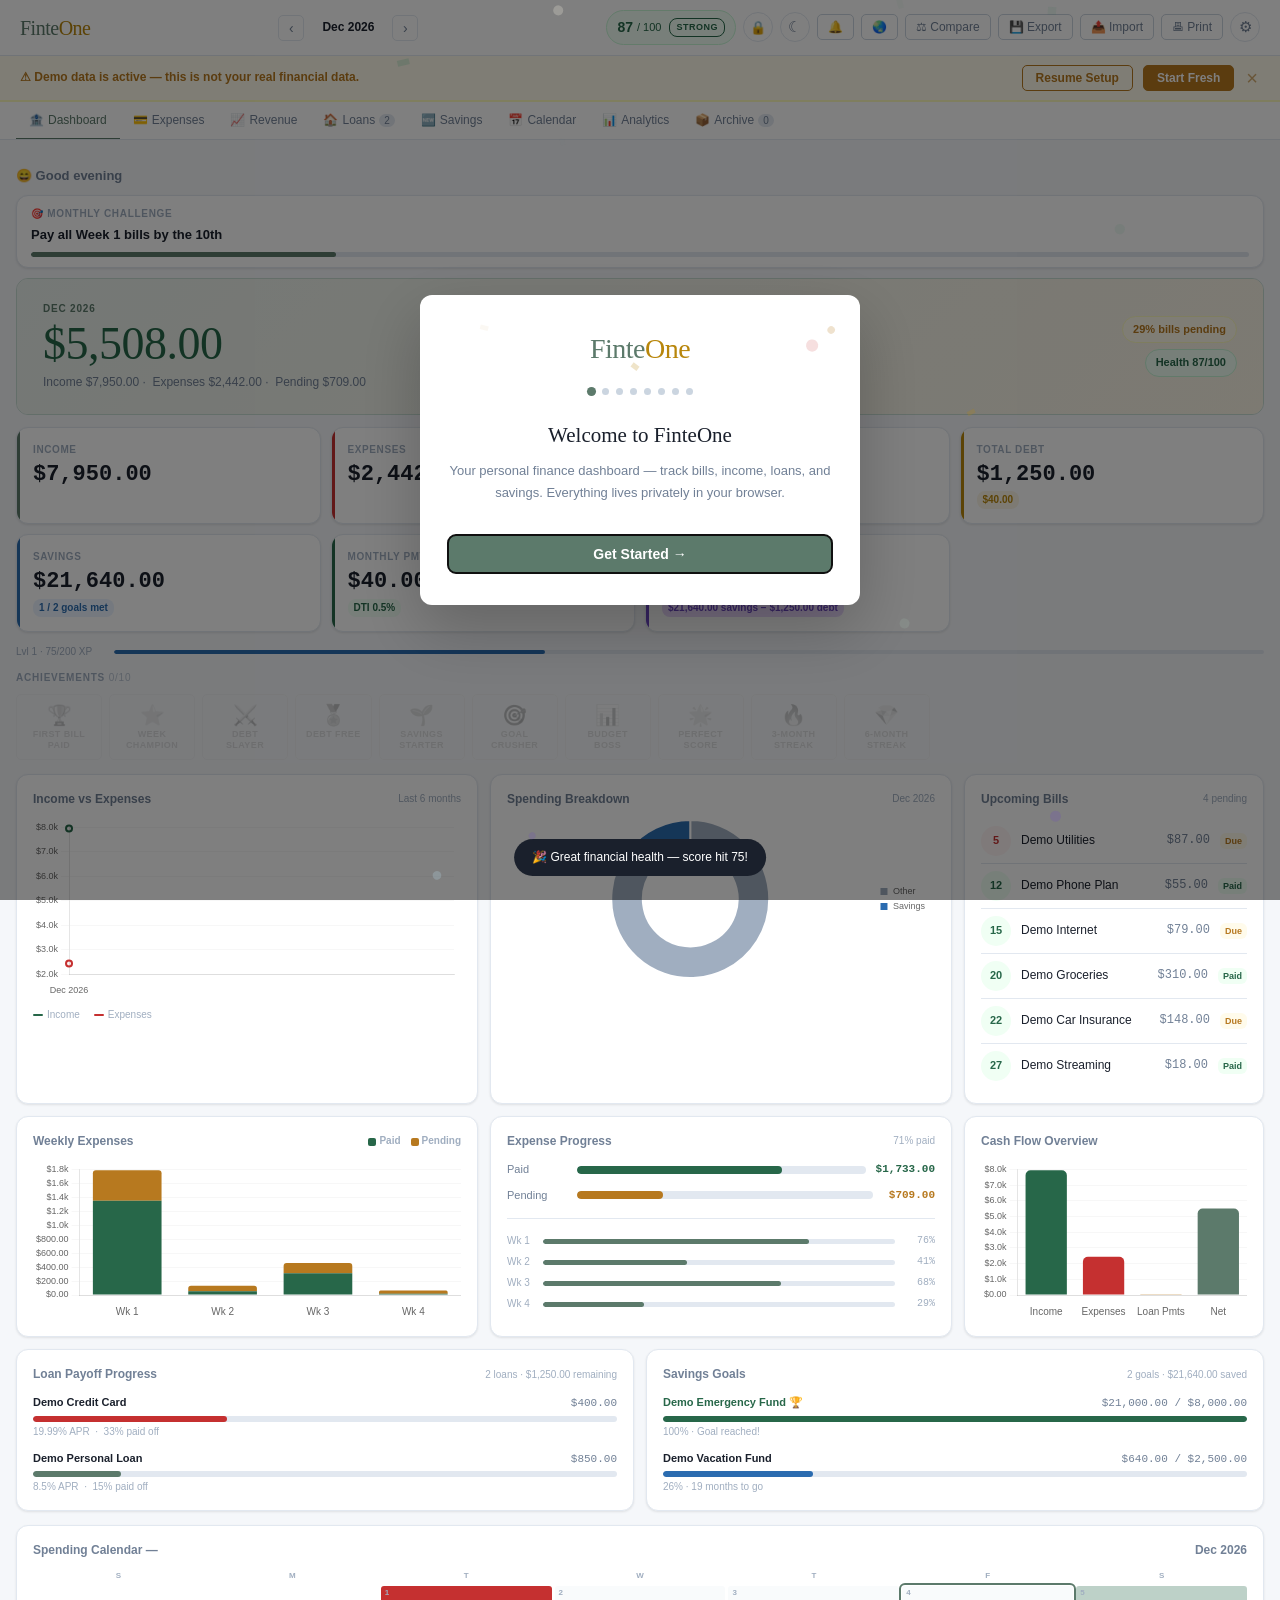
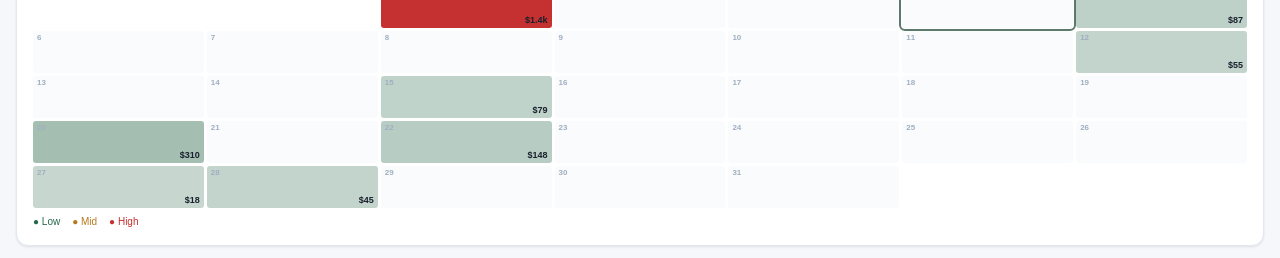
<file: index.html>
<!DOCTYPE html>
<html lang="en">
<head>
<meta charset="UTF-8">
<meta name="viewport" content="width=device-width,initial-scale=1.0">
<title>FinteOne — Personal Finance Dashboard</title>
<link rel="manifest" href="manifest.json">
<meta http-equiv="Content-Security-Policy" content="default-src 'self' data: blob: https://fonts.googleapis.com https://fonts.gstatic.com https://cdnjs.cloudflare.com https://api.anthropic.com https://open.er-api.com; script-src 'self'; style-src 'self' 'unsafe-inline' https://fonts.googleapis.com; font-src 'self' https://fonts.gstatic.com; img-src 'self' data: blob:; connect-src 'self' https://api.anthropic.com https://api.openai.com https://open.er-api.com https://cdnjs.cloudflare.com;">
<meta name="theme-color" content="#5C7A6B">
<meta name="apple-mobile-web-app-capable" content="yes">
<meta name="apple-mobile-web-app-status-bar-style" content="default">
<meta name="apple-mobile-web-app-title" content="FinteOne">
<link rel="preconnect" href="https://fonts.googleapis.com">
<link href="https://fonts.googleapis.com/css2?family=DM+Serif+Display&family=DM+Sans:wght@300;400;500;600&family=DM+Mono:wght@400;500&display=swap" rel="stylesheet">
<link rel="stylesheet" href="styles/base.css">
<link rel="stylesheet" href="styles/layout.css">
<link rel="stylesheet" href="styles/components.css">
<link rel="stylesheet" href="styles/dark.css">
<script src="js/darkmode.js"></script>
</head>
<body>
<canvas id="confettiCanvas" role="presentation" aria-hidden="true"></canvas>

<!-- ── LOCK SCREEN ── -->
<div id="lockScreen" style="display:none;">
  <div class="lock-logo">Finte<span>One</span></div>
  <div class="lock-card">
    <div class="lock-title">🔒 Enter your PIN</div>
    <div class="lock-sub">Your data is protected</div>
    <div class="pin-dots" id="lockDots" aria-label="PIN entry progress">
      <div class="pin-dot" id="ld0"></div>
      <div class="pin-dot" id="ld1"></div>
      <div class="pin-dot" id="ld2"></div>
      <div class="pin-dot" id="ld3"></div>
    </div>
    <span id="lockPinStatus" class="sr-only" aria-live="polite"></span>
    <div class="pin-pad">
      <button class="pin-key" data-action="lockKeyPress" data-arg="1">1</button>
      <button class="pin-key" data-action="lockKeyPress" data-arg="2">2</button>
      <button class="pin-key" data-action="lockKeyPress" data-arg="3">3</button>
      <button class="pin-key" data-action="lockKeyPress" data-arg="4">4</button>
      <button class="pin-key" data-action="lockKeyPress" data-arg="5">5</button>
      <button class="pin-key" data-action="lockKeyPress" data-arg="6">6</button>
      <button class="pin-key" data-action="lockKeyPress" data-arg="7">7</button>
      <button class="pin-key" data-action="lockKeyPress" data-arg="8">8</button>
      <button class="pin-key" data-action="lockKeyPress" data-arg="9">9</button>
      <button class="pin-key del" data-action="lockKeyPress" data-arg="bio" title="Biometric (if available)">🔑</button>
      <button class="pin-key" data-action="lockKeyPress" data-arg="0">0</button>
      <button class="pin-key del" data-action="lockKeyPress" data-arg="del" aria-label="Delete digit">⌫</button>
    </div>
    <div class="lock-error" id="lockError"></div>
  </div>
</div>

<!-- ── PIN SETUP MODAL ── -->
<div class="modal-overlay" id="pinSetupModal" data-self-close="closePinSetup" role="dialog" aria-modal="true" aria-labelledby="pinSetupTitle">
  <div class="pmodal" style="max-width:360px;" id="pinSetupCard">
    <button class="close-btn" data-action="closePinSetup" title="Close PIN setup" aria-label="Close PIN setup">&#215;</button>
    <h4 id="pinSetupTitle">Set PIN</h4>
    <p id="pinSetupDesc" style="font-size:12px;color:var(--text-secondary);margin-bottom:12px;">Choose a 4-digit PIN to protect your data.</p>
    <div class="pin-dots" id="setupDots" aria-label="PIN entry progress">
      <div class="pin-dot" id="sd0"></div>
      <div class="pin-dot" id="sd1"></div>
      <div class="pin-dot" id="sd2"></div>
      <div class="pin-dot" id="sd3"></div>
    </div>
    <span id="setupPinStatus" class="sr-only" aria-live="polite"></span>
    <div class="pin-pad" style="margin-top:10px;">
      <button class="pin-key" data-action="setupKeyPress" data-arg="1">1</button>
      <button class="pin-key" data-action="setupKeyPress" data-arg="2">2</button>
      <button class="pin-key" data-action="setupKeyPress" data-arg="3">3</button>
      <button class="pin-key" data-action="setupKeyPress" data-arg="4">4</button>
      <button class="pin-key" data-action="setupKeyPress" data-arg="5">5</button>
      <button class="pin-key" data-action="setupKeyPress" data-arg="6">6</button>
      <button class="pin-key" data-action="setupKeyPress" data-arg="7">7</button>
      <button class="pin-key" data-action="setupKeyPress" data-arg="8">8</button>
      <button class="pin-key" data-action="setupKeyPress" data-arg="9">9</button>
      <button class="pin-key del" style="visibility:hidden"></button>
      <button class="pin-key" data-action="setupKeyPress" data-arg="0">0</button>
      <button class="pin-key del" data-action="setupKeyPress" data-arg="del" aria-label="Delete digit">⌫</button>
    </div>
    <div class="lock-error" id="setupError"></div>
    <div class="btn-row" style="margin-top:10px;">
      <button class="btn-s" data-action="closePinSetup">Cancel</button>
      <button class="btn-d" id="pinRemoveBtn" data-action="removePin" style="display:none;color:var(--danger);">Remove PIN</button>
    </div>
  </div>
</div>

<!-- ── ONBOARDING WIZARD ── -->
<div id="onboardOverlay" style="display:none;" role="dialog" aria-modal="true" aria-labelledby="obHeading">
  <div class="ob-card">
    <div class="ob-logo">Finte<span>One</span></div>
    <div class="ob-step-dots">
      <div class="ob-dot active" id="obDot0"></div>
      <div class="ob-dot" id="obDot1"></div>
      <div class="ob-dot" id="obDot2"></div>
      <div class="ob-dot" id="obDot3"></div>
      <div class="ob-dot" id="obDot4"></div>
      <div class="ob-dot" id="obDot5"></div>
      <div class="ob-dot" id="obDot6"></div>
      <div class="ob-dot" id="obDot7"></div>
    </div>

    <!-- Step 0: Welcome -->
    <div id="obStep0">
      <div class="ob-h" id="obHeading">Welcome to FinteOne</div>
      <div class="ob-sub">Your personal finance dashboard — track bills, income, loans, and savings. Everything lives privately in your browser.</div>
      <button class="ob-btn-primary" data-action="obGoTo" data-arg="1">Get Started &rarr;</button>
    </div>

    <!-- Step 1: Name + Currency -->
    <div id="obStep1" style="display:none;">
      <div class="ob-h">A few quick details</div>
      <div class="ob-sub">Personalise your dashboard. You can change these any time.</div>
      <div class="ob-row">
        <div class="ob-label">Your name (optional)</div>
        <input class="ob-input" id="obName" type="text" placeholder="e.g. Alex" autocomplete="given-name" maxlength="40">
      </div>
      <div class="ob-row">
        <div class="ob-label">Currency</div>
        <select class="ob-select" id="obCurrency" data-change="obUpdateAmtPrefix"></select>
      </div>
      <div class="ob-nav">
        <button class="ob-back" data-action="obGoTo" data-arg="0">&#8592; Back</button>
        <button class="ob-btn-primary" data-action="obGoTo" data-arg="2">Next &rarr;</button>
      </div>
    </div>

    <!-- Step 2: Income sources -->
    <div id="obStep2" style="display:none;">
      <div class="ob-h">Income sources</div>
      <div class="ob-sub">Add each income source — salary, freelance, benefits, anything received monthly. Press + or Enter after each one.</div>
      <div class="ob-add-row">
        <input class="ob-input" id="obIncName" type="text" placeholder="Source (e.g. Salary, Freelance)" maxlength="60"
          data-enter="obAddIncome">
        <div class="ob-amount-wrap" style="flex:0 0 110px;">
          <span class="ob-amount-prefix" id="obAmtPrefix">$</span>
          <input class="ob-amount-input" id="obIncAmt" type="number" min="0" step="0.01" placeholder="0.00" inputmode="decimal"
            data-enter="obAddIncome">
        </div>
        <button class="ob-add-btn" data-action="obAddIncome" title="Add income source" aria-label="Add income source">+</button>
      </div>
      <div class="ob-err" id="obIncomeErr"></div>
      <div id="obIncList" class="ob-item-list ob-list-empty"></div>
      <div class="ob-nav" style="margin-top:14px;">
        <button class="ob-back" data-action="obGoTo" data-arg="1">&#8592; Back</button>
        <button class="ob-btn-primary" data-action="obSaveIncome">Next &rarr;</button>
      </div>
      <button class="ob-btn-sec" data-action="obGoTo" data-arg="3">Skip — I'll add income later</button>
    </div>

    <!-- Step 3: Expenses -->
    <div id="obStep3" style="display:none;">
      <div class="ob-h">Monthly expenses</div>
      <div class="ob-sub">Fill in the details below and press <strong>Add Expense</strong> to add each one.</div>
      <div style="display:grid;grid-template-columns:1fr 1fr;gap:8px;margin-bottom:6px;">
        <div style="grid-column:1/-1;">
          <div class="ob-label">Expense name</div>
          <input class="ob-input" id="obExpName" type="text" placeholder="e.g. Rent, Netflix" maxlength="60"
            data-enter-focus="obExpAmt">
        </div>
        <div>
          <div class="ob-label">Amount</div>
          <div class="ob-amount-wrap">
            <span class="ob-amount-prefix" id="obExpPrefix">$</span>
            <input class="ob-amount-input" id="obExpAmt" type="number" min="0" step="0.01" placeholder="0.00" inputmode="decimal"
              data-enter-focus="obExpWeek">
          </div>
        </div>
        <div>
          <div class="ob-label">Frequency</div>
          <select class="ob-select" id="obExpFreq" data-change="obFreqChange">
            <option value="monthly">Monthly</option>
            <option value="weekly">Weekly (×4 per month)</option>
            <option value="biweekly">Bi-weekly (×2 per month)</option>
            <option value="quarterly">Quarterly (Jan/Apr/Jul/Oct)</option>
            <option value="yearly">Yearly (one month/year)</option>
          </select>
        </div>
        <div>
          <div class="ob-label">Due day (optional)</div>
          <input class="ob-input" id="obExpDue" type="number" min="1" max="31" placeholder="e.g. 15" inputmode="numeric" data-input="obDueDayChange">
        </div>
        <div id="obExpWeekRow">
          <div class="ob-label">Week <span id="obWeekHint" style="font-size:9px;color:var(--sage);font-weight:400;"></span></div>
          <select class="ob-select" id="obExpWeek">
            <option value="0">Week 1</option>
            <option value="1">Week 2</option>
            <option value="2">Week 3</option>
            <option value="3">Week 4</option>
          </select>
        </div>
        <div id="obExpYearlyMonthRow" style="display:none;">
          <div class="ob-label">Appears in month</div>
          <select class="ob-select" id="obExpYearlyMonth">
            <option value="0">January</option><option value="1">February</option><option value="2">March</option>
            <option value="3">April</option><option value="4">May</option><option value="5">June</option>
            <option value="6">July</option><option value="7">August</option><option value="8">September</option>
            <option value="9">October</option><option value="10">November</option><option value="11">December</option>
          </select>
        </div>
        <div>
          <div class="ob-label">Note (optional)</div>
          <input class="ob-input" id="obExpNote" type="text" placeholder="e.g. Annual plan" maxlength="120"
            data-enter="obAddExpense">
        </div>
      </div>
      <div style="margin-bottom:8px;">
        <div class="ob-label">Receipt photo (optional)</div>
        <label class="receipt-upload-zone" style="padding:10px 14px;font-size:12px;cursor:pointer;" id="obExpReceiptZone">
          <span id="obExpReceiptLabel">&#128248; Tap to attach image</span>
          <input type="file" id="obExpReceipt" accept="image/*" style="display:none;" data-change="obHandleReceiptFileFromEl">
        </label>
      </div>
      <div class="ob-err" id="obExpErr"></div>
      <button class="ob-add-btn full" data-action="obAddExpense">+ Add Expense</button>
      <div id="obExpList" class="ob-item-list ob-list-empty"></div>
      <div class="ob-nav" style="margin-top:14px;">
        <button class="ob-back" data-action="obGoTo" data-arg="2">&#8592; Back</button>
        <button class="ob-btn-primary" data-action="obGoTo" data-arg="4">Next &rarr;</button>
      </div>
      <button class="ob-btn-sec" data-action="obGoTo" data-arg="4">Skip — I'll add expenses later</button>
    </div>

    <!-- Step 4: Loans -->
    <div id="obStep4" style="display:none;">
      <div class="ob-h">Loans &amp; debts</div>
      <div class="ob-sub">Add credit cards, car loans, student loans — anything you're paying down.</div>
      <div class="ob-loan-form">
        <div class="ob-loan-full">
          <div class="ob-label">Loan / debt name</div>
          <input class="ob-input" id="obLoanName" type="text" placeholder="e.g. Visa Card, Car Loan" maxlength="60"
            data-enter="obAddLoan">
        </div>
        <div>
          <div class="ob-label">Current balance</div>
          <div class="ob-amount-wrap">
            <span class="ob-amount-prefix" id="obLoanPrefix">$</span>
            <input class="ob-amount-input" id="obLoanBal" type="number" min="0" step="0.01" placeholder="0.00" inputmode="decimal">
          </div>
        </div>
        <div>
          <div class="ob-label">Interest rate %</div>
          <input class="ob-input" id="obLoanRate" type="number" min="0" max="100" step="0.01" placeholder="e.g. 19.99" inputmode="decimal">
        </div>
        <div class="ob-loan-full">
          <div class="ob-label">Min. monthly payment</div>
          <div class="ob-amount-wrap">
            <span class="ob-amount-prefix" id="obLoanMinPrefix">$</span>
            <input class="ob-amount-input" id="obLoanMin" type="number" min="0" step="0.01" placeholder="0.00" inputmode="decimal"
              data-enter="obAddLoan">
          </div>
        </div>
      </div>
      <div class="ob-err" id="obLoanErr"></div>
      <button class="ob-add-btn full" data-action="obAddLoan">+ Add Loan</button>
      <div id="obLoanList" class="ob-item-list ob-list-empty"></div>
      <div class="ob-nav" style="margin-top:14px;">
        <button class="ob-back" data-action="obGoTo" data-arg="3">&#8592; Back</button>
        <button class="ob-btn-primary" data-action="obGoTo" data-arg="5">Next &rarr;</button>
      </div>
      <button class="ob-btn-sec" data-action="obGoTo" data-arg="5">Skip — no loans to add</button>
    </div>

    <!-- Step 5: Savings goals -->
    <div id="obStep5" style="display:none;">
      <div class="ob-h">Savings goals</div>
      <div class="ob-sub">Set up goals like an Emergency Fund or Vacation. Press + to add each one.</div>
      <div class="ob-add-row" style="flex-wrap:wrap;gap:6px;">
        <input class="ob-input" id="obSavName" type="text" placeholder="Goal name (e.g. Emergency Fund)" maxlength="60"
          style="flex:1 1 160px;" data-enter="obAddSaving">
      </div>
      <div style="display:grid;grid-template-columns:1fr 1fr;gap:8px;margin-top:6px;margin-bottom:6px;">
        <div>
          <div class="ob-label">Target amount</div>
          <div class="ob-amount-wrap">
            <span class="ob-amount-prefix" id="obSavPrefix">$</span>
            <input class="ob-amount-input" id="obSavTarget" type="number" min="0" step="0.01" placeholder="0.00" inputmode="decimal">
          </div>
        </div>
        <div>
          <div class="ob-label">Current balance</div>
          <div class="ob-amount-wrap">
            <span class="ob-amount-prefix" id="obSavBalPrefix">$</span>
            <input class="ob-amount-input" id="obSavBal" type="number" min="0" step="0.01" placeholder="0.00" inputmode="decimal">
          </div>
        </div>
        <div>
          <div class="ob-label">Monthly contribution</div>
          <div class="ob-amount-wrap">
            <span class="ob-amount-prefix" id="obSavContribPrefix">$</span>
            <input class="ob-amount-input" id="obSavContrib" type="number" min="0" step="0.01" placeholder="0.00" inputmode="decimal"
              data-enter="obAddSaving">
          </div>
        </div>
        <div>
          <div class="ob-label">Interest rate % p.a.</div>
          <input class="ob-input" id="obSavRate" type="number" min="0" max="30" step="0.1" placeholder="e.g. 2.5" inputmode="decimal">
        </div>
      </div>
      <div class="ob-err" id="obSavErr"></div>
      <button class="ob-add-btn full" data-action="obAddSaving">+ Add Goal</button>
      <div id="obSavList" class="ob-item-list ob-list-empty"></div>
      <div class="ob-nav" style="margin-top:14px;">
        <button class="ob-back" data-action="obGoTo" data-arg="4">&#8592; Back</button>
        <button class="ob-btn-primary" data-action="obGoTo" data-arg="6">Next &rarr;</button>
      </div>
      <button class="ob-btn-sec" data-action="obGoTo" data-arg="6">Skip — no savings goals yet</button>
    </div>

    <!-- Step 6: PIN (optional) -->
    <div id="obStep6" style="display:none;">
      <div class="ob-h">Protect your data</div>
      <div class="ob-sub">Set a 4-digit PIN so only you can access your finances. Completely optional.</div>
      <div class="ob-phase-lbl" id="obPinPhaseLabel">Enter a new PIN</div>
      <div class="ob-pin-dots" aria-label="PIN entry progress">
        <div class="pin-dot" id="opd0"></div>
        <div class="pin-dot" id="opd1"></div>
        <div class="pin-dot" id="opd2"></div>
        <div class="pin-dot" id="opd3"></div>
      </div>
      <span id="obPinStatus" class="sr-only" aria-live="polite"></span>
      <div class="ob-pin-pad">
        <button class="pin-key" data-action="obPinKey" data-arg="1">1</button>
        <button class="pin-key" data-action="obPinKey" data-arg="2">2</button>
        <button class="pin-key" data-action="obPinKey" data-arg="3">3</button>
        <button class="pin-key" data-action="obPinKey" data-arg="4">4</button>
        <button class="pin-key" data-action="obPinKey" data-arg="5">5</button>
        <button class="pin-key" data-action="obPinKey" data-arg="6">6</button>
        <button class="pin-key" data-action="obPinKey" data-arg="7">7</button>
        <button class="pin-key" data-action="obPinKey" data-arg="8">8</button>
        <button class="pin-key" data-action="obPinKey" data-arg="9">9</button>
        <button class="pin-key del" style="visibility:hidden;"></button>
        <button class="pin-key" data-action="obPinKey" data-arg="0">0</button>
        <button class="pin-key del" data-action="obPinKey" data-arg="del" aria-label="Delete digit">&#9003;</button>
      </div>
      <div class="ob-err" id="obPinErr" style="text-align:center;margin-top:8px;"></div>
      <div class="ob-nav" style="margin-top:16px;">
        <button class="ob-back" data-action="obGoTo" data-arg="5">&#8592; Back</button>
      </div>
      <button class="ob-btn-sec" data-action="obGoTo" data-arg="7">Skip — no PIN needed</button>
    </div>

    <!-- Step 7: Done -->
    <div id="obStep7" style="display:none;">
      <div class="ob-success-icon">&#9989;</div>
      <div class="ob-h">You're all set!</div>
      <div class="ob-sub" id="obDoneMsg">Your dashboard is ready with your data loaded in.</div>
      <button class="ob-btn-primary" data-action="obFinish">Open Dashboard</button>
    </div>
  </div>
</div>

<a href="#main-content" class="skip-nav">Skip to main content</a>
<div class="toast" id="toast" role="status" aria-live="polite" aria-atomic="true"></div>

<!-- TOPBAR -->
<div class="topbar">
  <div class="logo">Finte<span>One</span></div>
  <div class="topbar-center">
    <div class="month-nav">
      <button data-action="changeMonth" data-arg="-1" title="Previous month" aria-label="Previous month">&#8249;</button>
      <span class="month-label" id="monthLabel"></span>
      <button data-action="changeMonth" data-arg="1" title="Next month" aria-label="Next month">&#8250;</button>
    </div>
  </div>
  <div class="topbar-right">
    <div class="health-badge" data-action="openHealthModal" title="Financial Health Score">
      <span class="score" id="healthScore">—</span>
      <span class="hlabel">/ 100</span>
      <span id="d-tier-pill" class="tier-pill"></span>
    </div>
    <button class="dk-btn" data-action="openPinSetup" id="pinBtn" aria-label="PIN / lock screen" title="Set PIN protection" style="font-size:13px;">🔒</button>
    <button class="dk-btn" data-action="toggleDark" id="dkBtn" aria-label="Toggle dark mode" title="Toggle dark mode">☾</button>
    <button class="tbtn hide-mobile no-print" data-action="toggleNotifications" id="notifBtn" title="Bill reminders">&#128276;</button>
    <button class="tbtn hide-mobile no-print" data-action="openCurrencyModal" title="Currency settings">&#127759;</button>
    <button class="tbtn hide-mobile no-print" data-action="openCompareModal" title="Compare two months">&#9878; Compare</button>
    <button class="tbtn hide-mobile no-print" data-action="exportData">&#128190; Export</button>
    <button class="tbtn hide-mobile no-print" data-action="openImport">&#128228; Import</button>
    <button class="tbtn hide-mobile no-print" data-action="print">&#128438; Print</button>
    <button class="dk-btn hide-mobile no-print" data-action="openSettings" title="Settings" aria-label="Settings" style="font-size:15px;">&#9881;</button>
    <button class="dk-btn show-mobile no-print" data-action="toggleMobileMenu" id="mobileMenuBtn" aria-label="More actions" title="More actions" style="font-size:18px;font-weight:600;letter-spacing:1px;">&#8943;</button>
  </div>
</div>

<!-- ── DEMO DATA BANNER ── -->
<div id="demoBanner" style="display:none;" class="demo-banner no-print" role="alert" aria-live="polite">
  <span class="demo-banner-text">&#9888; Demo data is active — this is not your real financial data.</span>
  <button class="demo-banner-btn" data-action="showOnboarding" title="Go back to setup">Resume Setup</button>
  <button class="demo-banner-btn primary" data-action="confirmDemoReset" title="Wipe demo data and start fresh">Start Fresh</button>
  <button class="demo-banner-close" data-action="dismissDemoBanner" aria-label="Dismiss banner">&#215;</button>
</div>

<!-- MOBILE ACTION SHEET -->
<div id="mobileMenuSheet" style="display:none;position:fixed;bottom:0;left:0;right:0;z-index:500;background:var(--white);border-top:1px solid var(--border);border-radius:16px 16px 0 0;padding:16px;box-shadow:0 -4px 20px rgba(0,0,0,.12);">
  <div style="width:36px;height:4px;background:var(--border-strong);border-radius:2px;margin:0 auto 16px;"></div>
  <div style="display:grid;grid-template-columns:1fr 1fr;gap:10px;">
    <button class="mbtn" data-action="notifAndCloseMenu" id="mobileNotifBtn">&#128276; Reminders</button>
    <button class="mbtn" data-action="currencyAndCloseMenu">&#127759; Currency</button>
    <button class="mbtn" data-action="compareAndCloseMenu">&#9878; Compare</button>
    <button class="mbtn" data-action="exportAndCloseMenu">&#128190; Export</button>
    <button class="mbtn" data-action="importAndCloseMenu">&#128228; Import</button>
    <button class="mbtn" data-action="printAndCloseMenu">&#128438; Print</button>
    <button class="mbtn" data-action="settingsAndCloseMenu" style="grid-column:1/-1;">&#9881; Settings &amp; Danger Zone</button>
  </div>
  <button data-action="toggleMobileMenu" style="width:100%;margin-top:12px;padding:12px;border:none;background:var(--slate-light);border-radius:var(--radius-xs);font-family:'DM Sans',sans-serif;font-size:13px;font-weight:500;color:var(--text-secondary);cursor:pointer;">Cancel</button>
</div>
<div id="mobileMenuOverlay" style="display:none;position:fixed;inset:0;z-index:499;background:rgba(0,0,0,.3);" data-action="toggleMobileMenu"></div>

<!-- TABS -->
<div class="tab-bar no-print">
  <button class="tab active" id="tab-dashboard"  data-action="switchTab" data-arg="dashboard" data-arg-self="true"><span class="ti">&#127974;</span><span class="tl"> Dashboard</span></button>
  <button class="tab" id="tab-expenses"           data-action="switchTab" data-arg="expenses"  data-arg-self="true"><span class="ti">&#128179;</span><span class="tl"> Expenses</span></button>
  <button class="tab" id="tab-revenue"            data-action="switchTab" data-arg="revenue"   data-arg-self="true"><span class="ti">&#128200;</span><span class="tl"> Revenue</span></button>
  <button class="tab" id="tab-loans"              data-action="switchTab" data-arg="loans"     data-arg-self="true"><span class="ti">&#127968;</span><span class="tl"> Loans</span> <span class="tbadge" id="loanBadge">5</span></button>
  <button class="tab" id="tab-savings"            data-action="switchTab" data-arg="savings"   data-arg-self="true"><span class="ti">&#127381;</span><span class="tl"> Savings</span></button>
  <button class="tab" id="tab-calendar"           data-action="switchTab" data-arg="calendar"  data-arg-self="true"><span class="ti">&#128197;</span><span class="tl"> Calendar</span></button>
  <button class="tab" id="tab-analytics"          data-action="switchTab" data-arg="analytics" data-arg-self="true"><span class="ti">&#128202;</span><span class="tl"> Analytics</span></button>
  <button class="tab" id="tab-archive"            data-action="switchTab" data-arg="archive"   data-arg-self="true"><span class="ti">&#128230;</span><span class="tl"> Archive</span> <span class="tbadge" id="archiveBadge">0</span></button>
</div>

<!-- MOBILE BOTTOM NAV -->
<nav class="mobile-bottom-nav no-print" id="mobileBottomNav" aria-label="Main navigation">
  <div class="mbn-items">
    <button class="mbn-item mbn-active" id="mbn-dashboard" data-action="switchTab" data-arg="dashboard" data-arg-self="true" aria-label="Dashboard"><span class="mbn-icon">&#127974;</span><span>Home</span><span class="mbn-dot"></span></button>
    <button class="mbn-item" id="mbn-expenses" data-action="switchTab" data-arg="expenses" data-arg-self="true" aria-label="Expenses"><span class="mbn-icon">&#128179;</span><span>Bills</span><span class="mbn-dot"></span></button>
    <button class="mbn-item" id="mbn-revenue" data-action="switchTab" data-arg="revenue" data-arg-self="true" aria-label="Revenue"><span class="mbn-icon">&#128200;</span><span>Income</span><span class="mbn-dot"></span></button>
    <button class="mbn-item" id="mbn-savings" data-action="switchTab" data-arg="savings" data-arg-self="true" aria-label="Savings"><span class="mbn-icon">&#127381;</span><span>Goals</span><span class="mbn-dot"></span></button>
    <button class="mbn-item" id="mbn-more" data-action="toggleMobileMenu" aria-label="More options"><span class="mbn-icon">&#8943;</span><span>More</span></button>
  </div>
</nav>

<div class="main" id="main-content">
<!-- ═══ DASHBOARD ═══ -->
<div class="section active" id="section-dashboard">

  <!-- ── GREETING + CHALLENGE ── -->
  <div id="d-greeting" style="font-size:13px;font-weight:600;color:var(--text-secondary);padding:12px 0 4px;cursor:pointer;" data-action="openHealthModal" title="View health score"></div>
  <div id="d-challenge-card" class="challenge-card" style="display:none;"></div>

  <!-- ── HERO STRIP ── -->
  <div class="dash-hero">
    <div class="hero-left">
      <div class="hero-month-lbl" id="d-hero-month"></div>
      <div class="hero-net pos" id="d-cashflow">—</div>
      <div class="hero-sub" id="d-hero-sub">Income $0 &nbsp;·&nbsp; Expenses $0 &nbsp;·&nbsp; Pending $0</div>
    </div>
    <div class="hero-right">
      <span class="hero-badge hb-neutral" id="d-hero-mom" style="display:none;"></span>
      <span class="hero-badge hb-warn" id="d-hero-pending" style="display:none;"></span>
      <span class="hero-badge hb-blue" id="d-hero-health"></span>
      <span id="d-streak" class="hero-badge hb-streak" style="display:none;" data-action="openHealthModal" title="Cash flow streak"></span>
    </div>
  </div>

  <!-- ── KPI ROW ── -->
  <div class="dash-kpi-row">
    <div class="dash-kpi dkpi-sage">
      <div class="dkl">Income</div>
      <div class="dkv" id="d-income">—</div>
      <div class="dkd dp" id="d-inc-d" style="display:none;"></div>
    </div>
    <div class="dash-kpi dkpi-danger">
      <div class="dkl">Expenses</div>
      <div class="dkv" id="d-expenses">—</div>
      <div class="dkd" id="d-exp-d" style="display:none;"></div>
    </div>
    <div class="dash-kpi dkpi-amber">
      <div class="dkl">Pending Bills</div>
      <div class="dkv" id="d-pending">—</div>
      <div class="dkd" id="d-pend-sub" style="background:var(--amber-light);color:var(--amber);"></div>
    </div>
    <div class="dash-kpi dkpi-gold">
      <div class="dkl">Total Debt</div>
      <div class="dkv" id="d-debt">—</div>
      <div class="dkd" id="d-dti" style="background:var(--gold-light);color:var(--gold);"></div>
    </div>
    <div class="dash-kpi dkpi-blue">
      <div class="dkl">Savings</div>
      <div class="dkv" id="d-savings">—</div>
      <div class="dkd" id="d-sav-sub" style="background:var(--blue-light);color:var(--blue);"></div>
    </div>
    <div class="dash-kpi dkpi-success">
      <div class="dkl">Monthly Pmts</div>
      <div class="dkv" id="d-minpmts">—</div>
      <div class="dkd" id="d-dti-lbl" style="background:var(--success-light);color:var(--success);">DTI</div>
    </div>
    <div class="dash-kpi dkpi-purple">
      <div class="dkl">Net Worth</div>
      <div class="dkv" id="d-networth">—</div>
      <div class="dkd" id="d-nw-sub" style="background:var(--purple-light);color:var(--purple);">Assets − Debt</div>
    </div>
  </div>

  <!-- ── XP BAR ── -->
  <div style="margin:10px 0 4px;display:flex;align-items:center;gap:8px;">
    <span id="d-xp-label" style="font-size:10px;color:var(--text-muted);min-width:90px;white-space:nowrap;"></span>
    <div style="flex:1;height:4px;background:var(--slate-mid);border-radius:2px;overflow:hidden;">
      <div id="d-xp-bar" style="height:100%;background:var(--blue);border-radius:2px;transition:width .6s;width:0%;"></div>
    </div>
  </div>

  <!-- ── ACHIEVEMENT SHELF ── -->
  <div id="d-achievement-shelf-wrap" style="margin:10px 0 14px;">
    <div style="font-size:10px;font-weight:700;text-transform:uppercase;letter-spacing:.8px;color:var(--text-muted);margin-bottom:8px;">Achievements <span id="d-ach-count" style="font-weight:400;opacity:.7;"></span></div>
    <div id="d-achievement-shelf" class="ach-shelf"></div>
  </div>

  <!-- ── ROW 1: Trend chart (wide) + Spending donut + Upcoming bills ── -->
  <div class="dash-3col">

    <!-- Income vs Expenses — 6-month area chart -->
    <div class="dc">
      <div class="dct">Income vs Expenses
        <span class="dcl">Last 6 months</span>
      </div>
      <div style="position:relative;height:180px;"><canvas id="trendChart" role="img" aria-label="Income vs expenses trend">Trend.</canvas></div>
      <!-- Inline legend -->
      <div style="display:flex;gap:14px;margin-top:8px;font-size:10px;color:var(--text-muted);">
        <span><span style="display:inline-block;width:10px;height:2px;background:#276749;border-radius:1px;margin-right:4px;vertical-align:middle;"></span>Income</span>
        <span><span style="display:inline-block;width:10px;height:2px;background:#C53030;border-radius:1px;margin-right:4px;vertical-align:middle;"></span>Expenses</span>
      </div>
    </div>

    <!-- Expense Category Donut -->
    <div class="dc">
      <div class="dct">Spending Breakdown
        <span class="dcl" id="d-cat-month"></span>
      </div>
      <div style="position:relative;height:160px;"><canvas id="categoryChart" role="img" aria-label="Categories">Categories.</canvas></div>
    </div>

    <!-- Upcoming Bills -->
    <div class="dc">
      <div class="dct">Upcoming Bills
        <span class="dcl" id="d-bills-count"></span>
      </div>
      <div class="bill-list-dash" id="d-bills-list"></div>
    </div>

  </div>

  <!-- ── ROW 2: Weekly bars + Expense paid/pending + Cash flow bar ── -->
  <div class="dash-3col">

    <!-- Weekly Paid vs Pending stacked bars -->
    <div class="dc">
      <div class="dct">Weekly Expenses
        <div style="display:flex;gap:10px;font-size:10px;color:var(--text-muted);">
          <span><span style="display:inline-block;width:8px;height:8px;background:#276749;border-radius:2px;margin-right:3px;vertical-align:middle;"></span>Paid</span>
          <span><span style="display:inline-block;width:8px;height:8px;background:#B7791F;border-radius:2px;margin-right:3px;vertical-align:middle;"></span>Pending</span>
        </div>
      </div>
      <div style="position:relative;height:160px;"><canvas id="weeklyChart" role="img" aria-label="Weekly expenses">Weekly expenses.</canvas></div>
    </div>

    <!-- Expense progress: paid vs pending bars -->
    <div class="dc">
      <div class="dct">Expense Progress
        <span class="dcl" id="d-exp-prog-pct"></span>
      </div>
      <div class="exp-prog-block" id="d-exp-prog-block">
        <div class="epb-row">
          <span class="epb-label">Paid</span>
          <div class="epb-bar"><div class="epb-fill" id="d-epb-paid" style="width:0%;background:var(--success);"></div></div>
          <span class="epb-val" id="d-epb-paid-val" style="color:var(--success);">$0</span>
        </div>
        <div class="epb-row">
          <span class="epb-label">Pending</span>
          <div class="epb-bar"><div class="epb-fill" id="d-epb-pend" style="width:0%;background:var(--amber);"></div></div>
          <span class="epb-val" id="d-epb-pend-val" style="color:var(--amber);">$0</span>
        </div>
        <div style="height:1px;background:var(--border);margin:6px 0;"></div>
        <!-- Per-week expense sub-bars -->
        <div id="d-week-prog-list"></div>
      </div>
    </div>

    <!-- Cash Flow overview bar chart -->
    <div class="dc">
      <div class="dct">Cash Flow Overview</div>
      <div style="position:relative;height:160px;"><canvas id="cashflowChart" role="img" aria-label="Cash flow">Cash flow.</canvas></div>
    </div>

  </div>

  <!-- ── ROW 3: Loan payoff + Savings goals ── -->
  <div class="dash-2col">

    <!-- Loan Payoff Progress -->
    <div class="dc">
      <div class="dct">Loan Payoff Progress
        <span class="dcl" id="d-loan-summary"></span>
      </div>
      <div id="loanProgressList"></div>
    </div>

    <!-- Savings Goals Progress -->
    <div class="dc">
      <div class="dct">Savings Goals
        <span class="dcl" id="d-sav-summary"></span>
      </div>
      <div id="dashSavingsList"></div>
    </div>

  </div>

  <!-- ── SPENDING HEATMAP ── -->
  <div class="dc" style="margin-top:14px;">
    <div class="dct">Spending Calendar — <span id="d-heatmap-month"></span></div>
    <div id="d-heatmap"></div>
  </div>

</div>

<!-- ═══ EXPENSES ═══ -->
<div class="section" id="section-expenses">
  <div class="month-manager" role="navigation" aria-label="Month selector">
    <div style="display:flex;align-items:center;gap:8px;flex-wrap:wrap;">
      <span style="font-weight:600;font-size:12px;color:var(--text-secondary);" aria-hidden="true">Month:</span>
      <div id="monthTags" role="list" aria-label="Active months" style="display:flex;flex-wrap:nowrap;gap:5px;overflow-x:auto;max-width:100%;padding-bottom:2px;"></div>
    </div>
    <div style="display:flex;gap:6px;flex-wrap:wrap;">
      <button class="clone-btn" data-action="openCloneModal">&#128260; Clone Month</button>
      <button class="tbtn no-print" data-action="openCsvModal" style="color:var(--blue);border-color:var(--blue-mid);">&#128229; Import CSV</button>
      <button class="nm-btn" data-action="openNewMonthModal">+ New Month</button>
    </div>
  </div>
  <div class="stor-alert" id="storAlert">
    <span>&#9888;</span><span id="storMsg">Storage is nearly full.</span>
    <button class="tbtn" style="margin-left:auto;" data-action="exportData">Export Backup</button>
  </div>

  <!-- Budget Envelopes -->
  <div class="card">
    <div class="card-header">
      <div class="card-title">&#128179; Budget Envelopes</div>
      <span id="overBudgetPill" class="pill pill-d" style="display:none;">&#9888; Over budget</span>
    </div>
    <div style="padding:12px;"><div class="envelopes-grid" id="envelopesGrid"></div></div>
  </div>

  <div class="tag-filter-bar" id="tagFilterBar"></div>

  <div class="section-hdr" style="margin-bottom:10px;">
    <div style="font-weight:600;font-size:14px;" id="expMonthHdr">Expenses</div>
    <div style="display:flex;gap:6px;align-items:center;flex-wrap:wrap;">
      <button class="tbtn no-print" id="recurAutoFillBtn" data-action="recurringAutoFill" style="color:var(--blue);border-color:var(--blue-mid);font-size:11px;display:none;">&#8635; Auto-fill Recurring</button>
      <button class="reset-btn no-print" data-action="openResetModal" data-arg="expenses" title="Clear all expense items for this month">&#128465; Reset Expenses</button>
    </div>
  </div>

  <div class="weeks-grid" id="weeksGrid"></div>

  <div class="card" style="margin-bottom:14px;">
    <div class="exp-footer">
      <div class="efs"><div class="efl">Total</div><div class="efv" id="ef-total">$0</div></div>
      <div class="efs"><div class="efl">Paid</div><div class="efv" style="color:var(--success);" id="ef-paid">$0</div></div>
      <div class="efs"><div class="efl">Pending</div><div class="efv" style="color:var(--amber);" id="ef-pending">$0</div><div style="font-size:10px;color:var(--amber);" id="ef-pnote"></div></div>
    </div>
  </div>
  <div class="card">
    <div class="card-header"><div class="card-title">Weekly Comparison</div></div>
    <div style="padding:13px;"><div style="position:relative;height:115px;"><canvas id="expSumChart" role="img" aria-label="Weekly comparison">Weekly totals.</canvas></div></div>
  </div>
</div>

<!-- ═══ REVENUE ═══ -->
<div class="section" id="section-revenue">
  <div class="metrics-row" style="grid-template-columns:repeat(auto-fit,minmax(135px,1fr));">
    <div class="mc al-sage"><div class="ml">Total Revenue</div><div class="mv" id="rev-total">$0</div><div class="ms">This month</div><div class="md" id="rev-delta"></div></div>
    <div class="mc al-success"><div class="ml">Received</div><div class="mv" id="rev-received">$0</div><div class="ms">Confirmed</div></div>
    <div class="mc"><div class="ml">Pending Income</div><div class="mv" id="rev-pending">$0</div><div class="ms">Awaiting</div></div>
    <div class="mc al-gold"><div class="ml">YTD Income</div><div class="mv" id="rev-ytd">$0</div><div class="ms">Year to date</div></div>
  </div>
  <div class="card">
    <div class="card-header">
      <div class="card-title">&#128197; Monthly Revenue &amp; Expense Tracker</div>
      <div style="display:flex;gap:5px;" class="no-print">
        <button class="rev-toggle-btn active" id="revT12" data-action="setRevWin" data-arg="12" data-arg-self="true">Last 12</button>
        <button class="rev-toggle-btn" id="revTAll" data-action="setRevWin" data-arg="999" data-arg-self="true">All</button>
      </div>
    </div>
    <div style="overflow-x:auto;"><table><thead id="revTHead"></thead><tbody id="revTBody"></tbody></table></div>
  </div>
  <div class="rev-grid" style="margin-top:14px;">
    <div class="card">
      <div class="card-header">
        <div class="card-title">Income Sources — <span id="revMonHdr" style="color:var(--sage);"></span></div>
        <div style="display:flex;gap:6px;">
          <button class="reset-btn no-print" data-action="openResetModal" data-arg="revenue" title="Clear all income sources for this month">&#128465; Reset</button>
          <button class="nm-btn no-print" data-action="openRevModal" data-arg="-1">+ Add Income</button>
        </div>
      </div>
      <table>
        <thead><tr><th>Source</th><th class="acol">Amount</th><th class="scol">Rcvd</th><th class="no-print" style="width:28px;"></th></tr></thead>
        <tbody id="revTbody"></tbody>
        <tfoot><tr style="background:var(--sage-light);"><td style="font-weight:700;font-size:12px;">Total</td><td class="acol" id="revTableTotal" style="font-weight:700;color:var(--sage);font-family:'DM Mono',monospace;">$0</td><td></td><td></td></tr></tfoot>
      </table>
    </div>
    <div>
      <div class="net-flow-card" style="margin-bottom:14px;">
        <div style="font-size:10px;font-weight:700;text-transform:uppercase;letter-spacing:.8px;color:var(--text-secondary);">Net Cash Position</div>
        <div class="net-amount pos" id="netCash">$0</div>
        <div style="font-size:12px;color:var(--text-secondary);">Income minus expenses</div>
        <div>
          <div style="display:flex;justify-content:space-between;font-size:11px;color:var(--text-secondary);margin-bottom:3px;"><span>Expense ratio</span><span id="expRatioPct">0%</span></div>
          <div class="pbar" style="height:6px;"><div class="pfill pf-sage" id="expRatioBar" style="width:0%;"></div></div>
        </div>
      </div>
      <div class="chart-card">
        <div style="font-weight:600;font-size:12px;margin-bottom:10px;">Monthly Income vs Expenses</div>
        <div style="position:relative;height:155px;"><canvas id="incomeChart" role="img" aria-label="Income trend">Income.</canvas></div>
      </div>
    </div>
  </div>
</div>

<!-- ═══ LOANS ═══ -->
<div class="section" id="section-loans">
  <div class="section-hdr">
    <div class="section-title">Loan Portfolio</div>
    <div style="display:flex;gap:8px;align-items:center;flex-wrap:wrap;">
      <div style="display:flex;align-items:center;gap:6px;flex-wrap:wrap;">
        <span style="font-size:11px;color:var(--text-muted);">Strategy:</span>
        <button class="strat-btn" id="btn-avalanche" data-action="setStrategy" data-arg="avalanche">&#9650; Avalanche</button>
        <button class="strat-btn" id="btn-snowball" data-action="setStrategy" data-arg="snowball">&#9731; Snowball</button>
      </div>
      <button class="reset-btn no-print" data-action="openResetModal" data-arg="loans" title="Clear all loan payment history for this month">&#128465; Reset Pmts</button>
      <button class="nm-btn no-print" data-action="openLoanModal" data-arg="-1">+ Add Loan</button>
    </div>
  </div>
  <div id="strategyTip" class="strategy-tip"></div>
  <div class="metrics-row">
    <div class="mc al-danger"><div class="ml">Total Debt</div><div class="mv" id="loan-total">$0</div><div class="ms">All loans</div></div>
    <div class="mc al-amber"><div class="ml">Monthly Pmts</div><div class="mv" id="loan-pmts">$0</div><div class="ms">Sum of minimums</div></div>
    <div class="mc al-gold"><div class="ml">Total Interest</div><div class="mv" id="loan-int">$0</div><div class="ms">At min payments</div></div>
    <div class="mc al-success"><div class="ml">Debt-Free</div><div class="mv" id="loan-free" style="font-size:13px;">—</div><div class="ms">Estimated date</div></div>
  </div>
  <div class="slider-panel no-print">
    <div style="font-weight:600;font-size:12px;color:var(--sage);margin-bottom:8px;">&#127381; Extra Payment Simulator</div>
    <div class="slider-row">
      <span style="font-size:12px;color:var(--text-secondary);min-width:110px;">Extra monthly $</span>
      <input type="range" id="bonusSlider" aria-label="Extra monthly payment amount" min="0" max="2000" step="50" value="0" data-input="updateBonus" data-input-val="true">
      <span class="sv" id="bonusVal">$0</span>
    </div>
    <div id="bonusResult" style="font-size:12px;color:var(--text-secondary);margin-top:4px;min-height:16px;"></div>
  </div>
  <div class="card">
    <div class="card-header"><div class="card-title">&#128200; Balance Paydown Trajectory</div><span style="font-size:11px;color:var(--text-muted);">Hover for values</span></div>
    <div style="padding:14px;"><div style="position:relative;height:215px;"><canvas id="paydownChart" role="img" aria-label="Paydown trajectory">Paydown.</canvas></div></div>
  </div>
  <div class="card">
    <div class="card-header"><div class="card-title">&#129518; Paydown Calculator</div><span style="font-size:11px;color:var(--text-muted);">Simulate any scenario</span></div>
    <div style="padding:15px;">
      <div class="loan-grid">
        <div style="display:grid;gap:9px;">
          <div class="fr">
            <div class="fg"><label for="calcSel" class="fl">Select Loan</label><select class="fi" id="calcSel" data-change="calcFromLoan"><option value="custom">Custom</option></select></div>
            <div class="fg"><label for="calcP" class="fl">Principal ($)</label><input class="fi" type="number" id="calcP" aria-label="Principal balance" placeholder="e.g. 10000" data-input="runCalc"></div>
          </div>
          <div class="fr">
            <div class="fg"><label for="calcR" class="fl">Interest Rate (%)</label><input class="fi" type="number" id="calcR" aria-label="Annual interest rate" placeholder="e.g. 19.99" step="0.01" data-input="runCalc"></div>
            <div class="fg"><label for="calcMin" class="fl">Min. Payment ($)</label><input class="fi" type="number" id="calcMin" aria-label="Minimum monthly payment" placeholder="e.g. 250" data-input="runCalc"></div>
          </div>
          <div class="fr">
            <div class="fg"><label for="calcT" class="fl">Target Payoff</label><input class="fi" type="number" id="calcT" aria-label="Target payoff months" placeholder="e.g. 36" inputmode="numeric" data-input="runCalc"></div>
            <div class="fg"><label for="calcPT" class="fl">Period</label><select class="fi" id="calcPT" data-change="runCalc"><option value="months">Months</option><option value="years">Years</option></select></div>
          </div>
          <div class="fg"><label for="calcE" class="fl">Extra Monthly ($)</label><input class="fi" type="number" id="calcE" aria-label="Extra monthly payment" placeholder="0" inputmode="decimal" data-input="runCalc"></div>
        </div>
        <div class="calc-result">
          <div class="rr"><span class="rl">Monthly Payment</span><span class="rv big" id="calcMonthly">$0</span></div>
          <div class="rr"><span class="rl">Total Paid</span><span class="rv" id="calcTotal">$0</span></div>
          <div class="rr"><span class="rl">Total Interest</span><span class="rv" id="calcInterest">$0</span></div>
          <div class="rr"><span class="rl">Saved vs Min</span><span class="rv" id="calcSaved" style="color:var(--success);">$0</span></div>
          <div class="rr"><span class="rl">Payoff Date</span><span class="rv" id="calcDate">—</span></div>
          <div style="margin-top:10px;">
            <div style="font-size:11px;color:var(--text-secondary);margin-bottom:3px;">Interest vs Principal</div>
            <div class="pbar" style="height:7px;"><div class="pfill pf-danger" id="intBar" style="width:0%;"></div></div>
            <div style="display:flex;justify-content:space-between;font-size:10px;color:var(--text-muted);margin-top:2px;"><span id="intLbl">0%</span><span id="prinLbl">100%</span></div>
          </div>
        </div>
      </div>
      <div style="margin-top:14px;">
        <div style="font-weight:600;font-size:12px;margin-bottom:6px;">Amortization Schedule</div>
        <div class="amort-wrap"><table><thead><tr><th>#</th><th>Payment</th><th style="color:var(--success)">Principal</th><th style="color:var(--danger)">Interest</th><th>Balance</th></tr></thead><tbody id="amortBody"></tbody></table></div>
      </div>
    </div>
  </div>
  <div style="font-weight:600;font-size:13px;margin-bottom:10px;color:var(--text-secondary);">Active Loans &amp; Payment Tracking</div>
  <div class="debt-list" id="loanList"></div>
</div>

<!-- ═══ SAVINGS ═══ -->
<div class="section" id="section-savings">
  <div class="section-hdr">
    <div class="section-title">Savings Goals</div>
    <div style="display:flex;gap:8px;align-items:center;">
      <button class="reset-btn no-print" data-action="openResetModal" data-arg="savings" title="Clear all savings goals and balances">&#128465; Reset Savings</button>
      <button class="nm-btn" data-action="openSavModal" data-arg="-1">+ Add Goal</button>
    </div>
  </div>
  <div class="metrics-row">
    <div class="mc al-blue"><div class="ml">Total Savings</div><div class="mv" id="sv-total">$0</div><div class="ms">All goals</div></div>
    <div class="mc al-success"><div class="ml">Goals Complete</div><div class="mv" id="sv-done">0 / 0</div><div class="ms">Targets reached</div></div>
    <div class="mc al-gold"><div class="ml">Est. Annual Interest</div><div class="mv" id="sv-int">$0</div><div class="ms">At current rates</div></div>
    <div class="mc"><div class="ml">Monthly Contrib</div><div class="mv" id="sv-contrib">$0</div><div class="ms">Total contributions</div></div>
  </div>

  <!-- Savings ↔ Expense link notice -->
  <div style="background:var(--blue-light);border:1px solid var(--blue-mid);border-radius:var(--radius-sm);padding:10px 14px;font-size:12px;color:var(--blue);margin-bottom:14px;display:flex;align-items:center;gap:8px;">
    <span>&#128161;</span>
    <span>Savings contributions are automatically tracked as expenses in the current month under the <strong>Savings</strong> category when you mark a goal active.</span>
  </div>

  <div id="savingsGrid" class="savings-grid"></div>


  <!-- FINANCIAL GOALS -->
  <div class="card" style="margin-top:14px;">
    <div class="card-header">
      <div class="card-title">&#127919; Financial Goals</div>
      <button class="nm-btn" data-action="openGoalModal" data-arg="-1" style="font-size:11px;padding:4px 9px;">+ Add Goal</button>
    </div>
    <div style="padding:12px;">
      <div class="goals-grid" id="goalsGrid"></div>
    </div>
  </div>

  <div class="chart-card">
    <div style="font-weight:600;font-size:12px;margin-bottom:10px;">12-Month Savings Projection <span style="font-size:10px;color:var(--text-muted);">(with compound interest &amp; monthly contributions)</span></div>
    <div style="position:relative;height:200px;"><canvas id="savChart" role="img" aria-label="Savings projection">Savings chart.</canvas></div>
  </div>
</div>

<!-- ═══ CALENDAR ═══ -->
<div class="section" id="section-calendar">
  <div class="section-hdr">
    <div class="section-title">Bill Calendar — <span id="calMonthTitle" style="color:var(--sage);"></span></div>
    <div style="display:flex;align-items:center;gap:8px;flex-wrap:wrap;">
      <span style="font-size:12px;color:var(--text-muted);display:none;" class="show-desktop">Bills appear when you set a due day on an expense item.</span>
      <button class="tbtn no-print" data-action="switchToExpensesTab" style="font-size:11px;color:var(--sage);border-color:var(--sage-mid);">&#128197; Go to Expenses to set due dates</button>
    </div>
  </div>
  <div class="card">
    <div class="card-header"><div class="card-title">&#128197; <span id="calMonTitle2"></span> Bills</div></div>
    <div style="padding:12px;">
      <div class="cal-hdr-row" id="calHdrRow"></div>
      <div class="bill-calendar" id="billCal"></div>
    </div>
  </div>
  <div class="two-eq" style="margin-top:14px;">
    <div class="card" style="margin-bottom:0;">
      <div class="card-header"><div class="card-title">Upcoming Bills</div></div>
      <div style="padding:0;" id="upcomingBills"></div>
    </div>
    <div class="card" style="margin-bottom:0;">
      <div class="card-header"><div class="card-title">&#8635; Recurring Detected</div><span style="font-size:11px;color:var(--text-muted);">Appears 2+ months</span></div>
      <div style="padding:12px;" id="recurringList"></div>
    </div>
  </div>
</div>

<!-- ═══ ANALYTICS ═══ -->
<div class="section" id="section-analytics">
  <div style="display:flex;justify-content:space-between;align-items:center;margin-bottom:14px;flex-wrap:wrap;gap:8px;"><div class="section-title" style="margin-bottom:0;">Analytics &amp; Insights</div><button class="tbtn no-print" data-action="openCatManager" style="font-size:11px;">&#127991; Manage Categories</button></div>
  <div class="metrics-row">
    <div class="mc al-sage"><div class="ml">Avg Monthly Income</div><div class="mv" id="an-avginc">$0</div><div class="ms">All months</div></div>
    <div class="mc al-danger"><div class="ml">Avg Monthly Expenses</div><div class="mv" id="an-avgexp">$0</div><div class="ms">All months</div></div>
    <div class="mc al-gold"><div class="ml">Best Month</div><div class="mv" id="an-best" style="font-size:13px;">—</div><div class="ms">Highest net</div></div>
    <div class="mc al-amber"><div class="ml">Top Category</div><div class="mv" id="an-topcat" style="font-size:13px;">—</div><div class="ms">By total spend</div></div>
  </div>
  <div class="two-col">
    <div>
      <div class="chart-card">
        <div style="font-weight:600;font-size:12px;margin-bottom:10px;">Category Spending Trend</div>
        <div style="position:relative;height:200px;"><canvas id="catTrendChart" role="img" aria-label="Category trends">Category trends.</canvas></div>
      </div>
      <div class="chart-card">
        <div style="font-weight:600;font-size:12px;margin-bottom:10px;">Monthly Net Flow Over Time</div>
        <div style="position:relative;height:165px;"><canvas id="netChart" role="img" aria-label="Net flow">Net flow.</canvas></div>
      </div>
    </div>
    <div>
      <div class="chart-card" style="margin-bottom:14px;">
        <div style="font-weight:600;font-size:12px;margin-bottom:10px;">Year-over-Year</div>
        <div style="overflow-x:auto;" id="yoyTable"></div>
      </div>
      <div class="chart-card" style="margin-bottom:14px;">
        <div style="font-weight:600;font-size:12px;margin-bottom:10px;">Budget vs Actual Variance (Last 3 Months)</div>
        <div style="overflow-x:auto;" id="varianceTableWrap"></div>
      </div>
      <div class="chart-card" style="margin-bottom:14px;">
        <div style="font-weight:600;font-size:12px;margin-bottom:6px;">&#127942; Month Scorecards</div>
        <div style="font-size:11px;color:var(--text-muted);margin-bottom:10px;">Review any closed month — missed the pop-up? Open it here.</div>
        <div id="an-scorecard-row" style="display:flex;flex-wrap:wrap;gap:6px;"></div>
      </div>
      <div class="card" style="margin-bottom:0;">
        <div class="card-header">
          <div class="card-title">&#128161; Smart Insights</div>
          <div style="display:flex;align-items:center;gap:6px;">
            <button class="tbtn no-print" id="aiInsightBtn" data-action="runAiInsights" style="font-size:11px;">&#128279; Connect AI</button>
            <button class="tbtn no-print" id="aiManageBtn" data-action="openClaudeManage" title="AI settings" style="font-size:11px;display:none;">&#9881; API</button>
          </div>
        </div>

        <!-- Shortfall warning — computed, not AI -->
        <div id="aiShortfallBanner" style="display:none;"></div>

        <!-- AI action grid — visible when a provider is connected -->
        <div id="aiActionGrid" style="display:none;" class="ai-section-pad">
          <div style="font-size:10px;font-weight:700;text-transform:uppercase;letter-spacing:.6px;color:var(--text-muted);margin-bottom:8px;">AI Analysis</div>
          <div class="ai-action-grid">
            <button class="ai-mode-btn" id="modeBtn-general"  data-action="runInsightMode" data-arg="general">&#129302; General Insights</button>
            <button class="ai-mode-btn" id="modeBtn-debt"     data-action="runInsightMode" data-arg="debt">&#128179; Debt Optimizer</button>
            <button class="ai-mode-btn" id="modeBtn-anomaly"  data-action="runInsightMode" data-arg="anomaly">&#128269; Spending Anomalies</button>
            <button class="ai-mode-btn" id="modeBtn-budget"   data-action="runInsightMode" data-arg="budget">&#128200; Budget Recommender</button>
            <button class="ai-mode-btn" id="modeBtn-summary"  data-action="runInsightMode" data-arg="summary">&#128197; Monthly Summary</button>
            <button class="ai-mode-btn" id="modeBtn-forecast" data-action="runInsightMode" data-arg="forecast">&#128302; Cash Flow Forecast</button>
          </div>
          <div class="ai-qa-row">
            <input type="text" id="aiQuestion" class="fi" placeholder="Ask anything… e.g. Should I pay off MBNA or CL first?" style="font-size:12px;" data-enter="runInsightModeQa">
            <button class="btn-p" data-action="runInsightMode" data-arg="qa" style="padding:8px 14px;font-size:12px;white-space:nowrap;">&#128172; Ask</button>
          </div>
        </div>

        <div class="ai-insight-card" id="aiInsightCard" style="display:none;margin:12px 14px 0;"></div>
        <div style="padding:14px;" id="insightsList"></div>
      </div>
    </div>
  </div>
</div>

<!-- ═══ ARCHIVE ═══ -->
<div class="section" id="section-archive">
  <div class="section-hdr">
    <div class="section-title">&#128230; Month Archive</div>
    <div style="display:flex;gap:8px;align-items:center;flex-wrap:wrap;">
      <span style="font-size:12px;color:var(--text-muted);" id="archiveThresholdLabel">Auto-archives months older than 6 months</span>
      <div style="display:flex;align-items:center;gap:6px;">
        <label for="archiveThreshold" style="font-size:11px;color:var(--text-secondary);">Threshold:</label>
        <select id="archiveThreshold" class="fi" style="width:auto;padding:4px 8px;font-size:12px;" data-change="updateArchiveThreshold" data-change-val="true">
          <option value="3">3 months</option>
          <option value="6" selected>6 months</option>
          <option value="9">9 months</option>
          <option value="12">12 months</option>
          <option value="0">Never auto-archive</option>
        </select>
      </div>
    </div>
  </div>

  <div class="auto-archive-banner">
    <span>&#8505;</span>
    <div>Archived months are <strong>read-only</strong> and still included in Analytics charts and the Revenue cross-month table. Restore any month to make it editable again. Auto-archiving runs each time you open the app.</div>
  </div>

  <div class="archive-readonly-banner" id="archiveBanner" style="display:none;">
    <span>&#128274;</span>
    <span id="archiveBannerMsg">This month is archived.</span>
    <button class="restore-btn" style="margin-left:auto;" id="archiveBannerRestoreBtn" data-action="openRestoreModal" data-arg-from="key">Restore</button>
  </div>

  <div id="archiveList"></div>
</div>

</div><!-- /main -->

<!-- MODALS -->
<!-- Scorecard -->
<div class="modal-overlay" id="scorecardModal" data-self-close="closeScorecardModal" role="dialog" aria-modal="true" aria-labelledby="scorecardTitle">
  <div class="pmodal" style="max-width:380px;text-align:center;">
    <button class="close-btn" data-action="closeScorecardModal" aria-label="Close scorecard">&#215;</button>
    <div id="scorecardTitle" style="font-size:11px;font-weight:700;text-transform:uppercase;letter-spacing:.8px;color:var(--text-muted);margin-bottom:4px;">Month Closed</div>
    <div id="sc-month" style="font-size:13px;font-weight:600;margin-bottom:16px;"></div>
    <div id="sc-grade" style="font-size:72px;font-weight:800;font-family:'DM Serif Display',serif;line-height:1;margin-bottom:8px;"></div>
    <div id="sc-score" style="font-size:13px;color:var(--text-muted);margin-bottom:4px;"></div>
    <div id="sc-msg" style="font-size:12px;color:var(--text-secondary);margin-bottom:16px;"></div>
    <div style="display:grid;grid-template-columns:1fr 1fr;gap:10px;margin-bottom:16px;">
      <div class="sc-stat">
        <div class="sc-stat-label">Cash Flow</div>
        <div id="sc-cashflow" class="sc-stat-val"></div>
        <div id="sc-mom" class="sc-stat-sub"></div>
      </div>
      <div class="sc-stat">
        <div class="sc-stat-label">Streak</div>
        <div id="sc-streak" class="sc-stat-val" style="font-size:13px;"></div>
      </div>
    </div>
    <div style="margin-bottom:16px;">
      <div style="font-size:10px;font-weight:700;text-transform:uppercase;letter-spacing:.7px;color:var(--text-muted);margin-bottom:6px;">Achievements</div>
      <div id="sc-badges" style="font-size:22px;letter-spacing:4px;"></div>
    </div>
    <button class="btn-p" data-action="closeScorecardModal" style="width:100%;">Start Next Month &#8594;</button>
  </div>
</div>
<!-- Health -->
<div class="modal-overlay" id="healthModal" data-self-close="closeHealthModal" role="dialog" aria-modal="true" aria-labelledby="healthModalLabel">
  <div class="modal">
    <button class="close-btn" data-action="closeHealthModal" title="Close health score" aria-label="Close health score">&#215;</button>
    <h3 id="healthModalLabel">Financial Health Score</h3>
    <p style="font-size:12px;color:var(--text-secondary);margin-top:3px;">Scored across 6 financial pillars</p>
    <div class="score-ring">
      <svg width="88" height="88" viewBox="0 0 100 100"><circle cx="50" cy="50" r="40" fill="none" stroke="#E2E8F0" stroke-width="10"/><circle cx="50" cy="50" r="40" fill="none" stroke="#276749" stroke-width="10" stroke-dasharray="251" stroke-dashoffset="66" stroke-linecap="round" id="healthRing"/></svg>
      <div class="score-txt"><span style="font-family:'DM Serif Display',serif;font-size:22px;color:var(--success);" id="modalScore">—</span><span style="font-size:9px;color:var(--text-muted);">/ 100</span></div>
    </div>
    <div class="score-breakdown" id="scoreBreakdown"></div>
    <p style="font-size:11px;color:var(--text-muted);margin-top:12px;border-top:1px solid var(--border);padding-top:10px;">Updates automatically as you mark items paid and manage loans.</p>
  </div>
</div>
<!-- New Month -->
<div class="modal-overlay" id="newMonthModal" data-self-close="closeNewMonthModal" role="dialog" aria-modal="true" aria-labelledby="newMonthModalLabel">
  <div class="pmodal">
    <button class="close-btn" data-action="closeNewMonthModal" title="Close new month" aria-label="Close new month">&#215;</button>
    <h4 id="newMonthModalLabel">Add New Month</h4>
    <div class="fl" style="display:block;margin-bottom:4px;">Month &amp; Year</div>
    <div style="display:grid;grid-template-columns:1fr 1fr;gap:8px;margin-bottom:9px;">
      <select class="fi" id="newMonSelMonth" aria-label="Month"></select>
      <select class="fi" id="newMonSelYear" aria-label="Year"></select>
    </div>
    <label for="cloneFromSel" class="fl" style="display:block;margin-bottom:4px;">Start with data from</label>
    <select id="cloneFromSel"><option value="blank">Blank (empty)</option></select>
    <div class="btn-row">
      <button class="btn-s" data-action="closeNewMonthModal">Cancel</button>
      <button class="btn-p" data-action="createNewMonth">Create Month</button>
    </div>
  </div>
</div>
<!-- Savings Goal -->
<div class="modal-overlay" id="savModal" data-self-close="closeSavModal" role="dialog" aria-modal="true" aria-labelledby="savModalTitle">
  <div class="pmodal">
    <button class="close-btn" data-action="closeSavModal" title="Close savings goal" aria-label="Close savings goal">&#215;</button>
    <h4 id="savModalTitle">Add Savings Goal</h4>
    <div class="fg" style="margin-bottom:9px;"><label for="savName" class="fl">Goal Name</label><input id="savName" aria-label="Goal name" placeholder="e.g. Emergency Fund"></div>
    <div class="fr" style="margin-bottom:9px;">
      <div class="fg"><label for="savTarget" class="fl">Target ($)</label><input id="savTarget" aria-label="Target amount" type="number" placeholder="e.g. 5000" inputmode="decimal"></div>
      <div class="fg"><label for="savBal" class="fl">Current Balance ($)</label><input id="savBal" aria-label="Starting balance" type="number" placeholder="e.g. 500" inputmode="decimal"></div>
    </div>
    <div class="fr" style="margin-bottom:9px;">
      <div class="fg"><label for="savContrib" class="fl">Monthly Contribution ($)</label><input id="savContrib" aria-label="Monthly contribution" type="number" placeholder="e.g. 100" inputmode="decimal"></div>
      <div class="fg"><label for="savRate" class="fl">Interest Rate (% p.a.)</label><input id="savRate" aria-label="Interest rate percent" type="number" placeholder="e.g. 2.5" step="0.1" inputmode="decimal"></div>
    </div>
    <div style="background:var(--blue-light);border-radius:var(--radius-xs);padding:8px 10px;font-size:11px;color:var(--blue);margin-bottom:9px;">
      &#128161; Monthly contribution will auto-appear as a Savings expense in your expense tracker.
    </div>
    <div class="btn-row">
      <button class="btn-s" data-action="closeSavModal">Cancel</button>
      <button class="btn-p" data-action="saveSavGoal">Save Goal</button>
    </div>
  </div>
</div>
<!-- Deposit / Withdraw -->
<div class="modal-overlay" id="txnModal" data-self-close="closeTxnModal" role="dialog" aria-modal="true" aria-labelledby="txnTitle">
  <div class="pmodal">
    <button class="close-btn" data-action="closeTxnModal" title="Close transaction" aria-label="Close transaction">&#215;</button>
    <h4 id="txnTitle">Deposit to Savings</h4>
    <p style="font-size:12px;color:var(--text-secondary);margin-bottom:12px;" id="txnGoalName"></p>
    <div class="fg" style="margin-bottom:9px;"><label for="txnAmount" class="fl">Amount ($)</label><input id="txnAmount" type="number" placeholder="0" min="0"></div>
    <div class="fg" style="margin-bottom:9px;"><label for="txnNote" class="fl">Note (optional)</label><input id="txnNote" type="text" placeholder="e.g. Monthly transfer"></div>
    <div id="txnWarnRow" style="background:var(--amber-light);border-radius:var(--radius-xs);padding:8px 10px;font-size:11px;color:var(--amber);margin-bottom:9px;display:none;">
      &#9888; Withdrawing more than current balance will set balance to $0.
    </div>
    <div class="btn-row">
      <button class="btn-s" data-action="closeTxnModal">Cancel</button>
      <button class="btn-p" id="txnConfirmBtn" data-action="confirmTxn">Confirm Deposit</button>
    </div>
  </div>
</div>
<!-- Due Date picker (inline click on calendar day) -->
<div class="modal-overlay" id="dueDateModal" data-self-close="closeDueDateModal" role="dialog" aria-modal="true" aria-labelledby="dueDateModalLabel">
  <div class="pmodal">
    <button class="close-btn" data-action="closeDueDateModal" title="Close due date picker" aria-label="Close due date picker">&#215;</button>
    <h4 id="dueDateModalLabel">Set Due Date</h4>
    <p style="font-size:12px;color:var(--text-secondary);margin-bottom:12px;" id="dueDateItemName"></p>
    <div class="fg" style="margin-bottom:9px;"><label for="dueDayInput" class="fl">Day of month (1–31)</label><input id="dueDayInput" aria-label="Due day of month" type="number" min="1" max="31" placeholder="e.g. 15"></div>
    <div style="font-size:11px;color:var(--text-muted);margin-bottom:9px;">This day will show as a bill on the Calendar every month for this expense.</div>
    <div class="btn-row">
      <button class="btn-s" data-action="clearDueDate">Clear Due Date</button>
      <button class="btn-p" data-action="saveDueDate">Set Date</button>
    </div>
  </div>
</div>
<!-- Delete savings confirm -->
<div class="modal-overlay" id="delSavModal" data-self-close="closeDelSav" role="dialog" aria-modal="true" aria-labelledby="delSavModalLabel">
  <div class="pmodal">
    <button class="close-btn" data-action="closeDelSav" title="Close delete confirmation" aria-label="Close delete confirmation">&#215;</button>
    <h4 id="delSavModalLabel">Delete Savings Goal?</h4>
    <p style="font-size:13px;color:var(--text-secondary);margin-bottom:14px;" id="delSavName"></p>
    <div class="btn-row">
      <button class="btn-s" data-action="closeDelSav">Cancel</button>
      <button class="btn-d" data-action="confirmDelSav">Delete</button>
    </div>
  </div>
</div>
<!-- Import -->
<div class="modal-overlay" id="importModal" data-self-close="closeImport" role="dialog" aria-modal="true" aria-labelledby="importModalLabel">
  <div class="pmodal">
    <button class="close-btn" data-action="closeImport" title="Close import" aria-label="Close import">&#215;</button>
    <h4 id="importModalLabel">Import Backup</h4>
    <p style="font-size:12px;color:var(--text-secondary);margin-bottom:10px;">Paste a previously exported JSON backup. This will overwrite all current data.</p>
    <textarea id="importJson" rows="6" style="resize:vertical;" placeholder="Paste JSON here..."></textarea>
    <div class="btn-row">
      <button class="btn-s" data-action="closeImport">Cancel</button>
      <button class="btn-d" data-action="doImport">Import &amp; Overwrite</button>
    </div>
  </div>
</div>
<!-- Envelope edit -->
<div class="modal-overlay" id="envModal" data-self-close="closeEnvModal" role="dialog" aria-modal="true" aria-labelledby="envModalLabel">
  <div class="pmodal">
    <button class="close-btn" data-action="closeEnvModal" title="Close budget envelope" aria-label="Close budget envelope">&#215;</button>
    <h4 id="envModalLabel">Edit Budget Cap</h4>
    <p style="font-size:12px;color:var(--text-secondary);margin-bottom:10px;" id="envCatName"></p>
    <div class="fg" style="margin-bottom:9px;"><label for="envCapInput" class="fl">Monthly Cap ($)</label><input id="envCapInput" type="number" min="0"></div>
    <div class="btn-row">
      <button class="btn-s" data-action="closeEnvModal">Cancel</button>
      <button class="btn-p" data-action="saveEnvCap">Save Cap</button>
    </div>
  </div>
</div>
<!-- ══════════════════════════════════════════════════
     MODALS — Add / Edit Expense Item
     ══════════════════════════════════════════════════ -->
<div class="modal-overlay" id="itemModal" data-self-close="closeItemModal" role="dialog" aria-modal="true" aria-labelledby="itemModalTitle">
  <div class="pmodal" style="max-width:480px;">
    <button class="close-btn" data-action="closeItemModal" title="Close" aria-label="Close">&#215;</button>
    <h4 id="itemModalTitle">Add Expense</h4>
    <div style="font-size:11px;color:var(--text-muted);margin-bottom:10px;" id="itemModalWeekLabel"></div>
    <div class="fr" style="margin-bottom:9px;">
      <div class="fg" style="flex:2;">
        <label for="iName" class="fl">Item Name</label>
        <input class="fi" id="iName" type="text" placeholder="e.g. Rent, Netflix" maxlength="60" data-input="itemNameAutoTag" data-input-val="true" autocomplete="off">
      </div>
      <div class="fg">
        <label for="iAmount" class="fl">Amount ($)</label>
        <input class="fi" id="iAmount" type="number" min="0" step="0.01" placeholder="0.00" inputmode="decimal">
      </div>
    </div>
    <div style="margin-bottom:9px;">
      <div class="fl" style="margin-bottom:6px;">Status</div>
      <div style="display:flex;gap:8px;">
        <button class="status-opt opt-pending sel" id="iStatusPending" data-action="setItemStatus" data-arg="pending">&#9203; Pending</button>
        <button class="status-opt opt-paid" id="iStatusPaid" data-action="setItemStatus" data-arg="paid">&#9989; Paid</button>
      </div>
    </div>
    <div style="margin-bottom:9px;">
      <div class="fl" style="margin-bottom:6px;">Category</div>
      <div class="cat-pill-grid" id="catPillGrid"></div>
    </div>
    <div class="fg" style="margin-bottom:9px;">
      <label for="iNote" class="fl">Note (optional)</label>
      <input class="fi" id="iNote" type="text" placeholder="e.g. Annual plan" maxlength="120">
    </div>
    <div style="margin-bottom:9px;">
      <label for="iDueDay" class="fl">Due day of month (optional)</label>
      <input class="fi" id="iDueDay" type="number" min="1" max="31" placeholder="e.g. 15" inputmode="numeric">
      <div class="due-day-grid" id="dueDayGrid"></div>
      <button class="tbtn" style="margin-top:4px;font-size:10px;" data-action="clearItemDueDay">Clear due date</button>
    </div>
    <div style="margin-bottom:9px;">
      <label for="iFrequency" class="fl">Frequency</label>
      <select class="fi" id="iFrequency" data-change="itemFreqChange">
        <option value="monthly">Monthly (standard)</option>
        <option value="weekly">Weekly — adds to all 4 weeks</option>
        <option value="biweekly">Bi-weekly — adds to Week 1 &amp; 3</option>
        <option value="quarterly">Quarterly — auto Jan / Apr / Jul / Oct</option>
        <option value="yearly">Yearly — one month per year</option>
      </select>
      <div id="iYearlyMonthRow" style="display:none;margin-top:6px;">
        <label for="iYearlyMonth" class="fl">Appears in month</label>
        <select class="fi" id="iYearlyMonth">
          <option value="0">January</option><option value="1">February</option><option value="2">March</option>
          <option value="3">April</option><option value="4">May</option><option value="5">June</option>
          <option value="6">July</option><option value="7">August</option><option value="8">September</option>
          <option value="9">October</option><option value="10">November</option><option value="11">December</option>
        </select>
      </div>
      <div id="iFreqHint" style="font-size:10px;color:var(--sage);margin-top:4px;"></div>
    </div>
    <div style="margin-bottom:9px;">
      <div class="fl" style="margin-bottom:4px;">Receipt (optional, max 200KB)</div>
      <label class="receipt-upload-zone" id="iReceiptZone" style="padding:10px 14px;font-size:12px;cursor:pointer;display:block;">
        <span>&#128248; Tap to attach image</span>
        <input type="file" id="iReceiptInput" accept="image/*" style="display:none;" data-change="handleItemReceiptFromEl">
      </label>
      <div id="iReceiptPreview"></div>
    </div>
    <div id="iDeleteConfirm" class="quick-confirm">
      <div class="quick-confirm-msg">Delete this expense item?</div>
      <div class="quick-confirm-btns">
        <button class="btn-s" data-action="hideItemDeleteConfirm">Cancel</button>
        <button class="btn-d" data-action="confirmDeleteItem">Delete</button>
      </div>
    </div>
    <div class="btn-row">
      <button class="btn-s" data-action="closeItemModal">Cancel</button>
      <button class="btn-d" id="iDeleteBtn" data-action="deleteItemFromModal" style="display:none;">&#128465; Delete</button>
      <button class="btn-p" data-action="saveItemModal">Save</button>
    </div>
  </div>
</div>

<!-- ── LOAN MODAL ── -->
<div class="modal-overlay" id="loanModal" data-self-close="closeLoanModal" role="dialog" aria-modal="true" aria-labelledby="loanModalTitle">
  <div class="pmodal">
    <button class="close-btn" data-action="closeLoanModal" title="Close" aria-label="Close">&#215;</button>
    <h4 id="loanModalTitle">Add Loan</h4>
    <div class="fg" style="margin-bottom:9px;"><label for="lName" class="fl">Loan / Debt Name</label><input class="fi" id="lName" type="text" placeholder="e.g. Visa Card, Car Loan" maxlength="60"></div>
    <div class="fr" style="margin-bottom:9px;">
      <div class="fg"><label for="lBalance" class="fl">Current Balance ($)</label><input class="fi" id="lBalance" type="number" min="0" step="0.01" placeholder="0.00" inputmode="decimal"></div>
      <div class="fg"><label for="lOriginal" class="fl">Original Amount ($)</label><input class="fi" id="lOriginal" type="number" min="0" step="0.01" placeholder="0.00" inputmode="decimal"></div>
    </div>
    <div class="fr" style="margin-bottom:9px;">
      <div class="fg"><label for="lRate" class="fl">Interest Rate (%)</label><input class="fi" id="lRate" type="number" min="0" max="100" step="0.01" placeholder="e.g. 19.99" inputmode="decimal"></div>
      <div class="fg"><label for="lMinPmt" class="fl">Min. Monthly Payment ($)</label><input class="fi" id="lMinPmt" type="number" min="0" step="0.01" placeholder="0.00" inputmode="decimal"></div>
    </div>
    <div id="loanDeleteConfirm" class="quick-confirm">
      <div class="quick-confirm-msg">Delete this loan permanently?</div>
      <div class="quick-confirm-btns">
        <button class="btn-s" data-action="hideLoanDeleteConfirm">Cancel</button>
        <button class="btn-d" data-action="confirmDeleteLoan">Delete</button>
      </div>
    </div>
    <div class="btn-row">
      <button class="btn-s" data-action="closeLoanModal">Cancel</button>
      <button class="btn-d" id="lDeleteBtn" data-action="showLoanDeleteConfirm" style="display:none;">&#128465; Delete</button>
      <button class="btn-p" data-action="saveLoanModal">Save Loan</button>
    </div>
  </div>
</div>

<!-- ── REVENUE MODAL ── -->
<div class="modal-overlay" id="revModal" data-self-close="closeRevModal" role="dialog" aria-modal="true" aria-labelledby="revModalTitle">
  <div class="pmodal">
    <button class="close-btn" data-action="closeRevModal" title="Close" aria-label="Close">&#215;</button>
    <h4 id="revModalTitle">Add Income Source</h4>
    <div class="fg" style="margin-bottom:9px;"><label for="rName" class="fl">Source Name</label><input class="fi" id="rName" type="text" placeholder="e.g. Salary, Freelance" maxlength="60"></div>
    <div class="fg" style="margin-bottom:9px;"><label for="rAmount" class="fl">Amount ($)</label><input class="fi" id="rAmount" type="number" min="0" step="0.01" placeholder="0.00" inputmode="decimal"></div>
    <div style="margin-bottom:9px;">
      <div class="fl" style="margin-bottom:6px;">Status</div>
      <div style="display:flex;gap:8px;">
        <button class="status-opt opt-pending sel" id="rStatusPending" data-action="setRevStatus" data-arg="pending">&#9203; Pending</button>
        <button class="status-opt opt-paid" id="rStatusReceived" data-action="setRevStatus" data-arg="received">&#9989; Received</button>
      </div>
    </div>
    <div class="fg" style="margin-bottom:9px;"><label for="rNote" class="fl">Note (optional)</label><input class="fi" id="rNote" type="text" placeholder="Optional note" maxlength="120"></div>
    <div id="revDeleteConfirm" class="quick-confirm">
      <div class="quick-confirm-msg">Delete this income source?</div>
      <div class="quick-confirm-btns">
        <button class="btn-s" data-action="hideRevDeleteConfirm">Cancel</button>
        <button class="btn-d" data-action="confirmDeleteRev">Delete</button>
      </div>
    </div>
    <div class="btn-row">
      <button class="btn-s" data-action="closeRevModal">Cancel</button>
      <button class="btn-d" id="rDeleteBtn" data-action="showRevDeleteConfirm" style="display:none;">&#128465; Delete</button>
      <button class="btn-p" data-action="saveRevModal">Save</button>
    </div>
  </div>
</div>

<!-- ── RECEIPT MODAL ── -->
<div class="modal-overlay" id="receiptModal" data-self-close="closeReceiptModal" role="dialog" aria-modal="true" aria-labelledby="receiptModalLabel">
  <div class="pmodal" style="max-width:360px;">
    <button class="close-btn" data-action="closeReceiptModal" title="Close" aria-label="Close">&#215;</button>
    <h4 id="receiptModalLabel">&#128248; Receipt</h4>
    <p style="font-size:12px;color:var(--text-secondary);margin-bottom:10px;" id="receiptModalItemName"></p>
    <div id="receiptImgWrap" style="text-align:center;margin-bottom:10px;"></div>
    <label class="receipt-upload-zone" style="padding:10px 14px;font-size:12px;cursor:pointer;display:block;margin-bottom:9px;">
      <span>&#128248; Attach / replace image</span>
      <input type="file" id="receiptFileInput" accept="image/*" style="display:none;" data-change="handleReceiptFileFromEl">
    </label>
    <div class="btn-row">
      <button class="btn-s" data-action="closeReceiptModal">Cancel</button>
      <button class="btn-d" data-action="clearReceipt">&#128465; Remove</button>
    </div>
  </div>
</div>

<!-- ── COMPARE MODAL ── -->
<div class="modal-overlay" id="compareModal" data-self-close="closeCompareModal" role="dialog" aria-modal="true" aria-labelledby="compareModalLabel">
  <div class="pmodal" style="max-width:580px;">
    <button class="close-btn" data-action="closeCompareModal" title="Close" aria-label="Close">&#215;</button>
    <h4 id="compareModalLabel">&#9878; Compare Two Months</h4>
    <div class="fr" style="margin-bottom:12px;">
      <div class="fg"><label for="compareA" class="fl">Month A</label><select class="fi" id="compareA" data-change="renderComparison"></select></div>
      <div class="fg"><label for="compareB" class="fl">Month B</label><select class="fi" id="compareB" data-change="renderComparison"></select></div>
    </div>
    <div id="compareResult" style="overflow-x:auto;max-height:52vh;overflow-y:auto;"></div>
    <div class="btn-row" style="margin-top:12px;"><button class="btn-p" data-action="closeCompareModal">Done</button></div>
  </div>
</div>

<!-- ── CATEGORY MANAGER MODAL ── -->
<div class="modal-overlay" id="catManagerModal" data-self-close="closeCatManager" role="dialog" aria-modal="true" aria-labelledby="catManagerModalLabel">
  <div class="pmodal" style="max-width:480px;">
    <button class="close-btn" data-action="closeCatManager" title="Close" aria-label="Close">&#215;</button>
    <h4 id="catManagerModalLabel">&#127991; Manage Custom Categories</h4>
    <div id="customCatList" style="margin-bottom:14px;min-height:30px;"></div>
    <div style="border-top:1px solid var(--border);padding-top:12px;">
      <div style="font-weight:600;font-size:12px;margin-bottom:8px;">Add New Category</div>
      <div class="fg" style="margin-bottom:7px;"><label for="newCatName" class="fl">Name</label><input class="fi" id="newCatName" type="text" placeholder="e.g. Entertainment" maxlength="30"></div>
      <div class="fg" style="margin-bottom:7px;"><label for="newCatKeywords" class="fl">Keywords (comma-separated)</label><input class="fi" id="newCatKeywords" type="text" placeholder="e.g. netflix, spotify, cinema"></div>
      <div style="display:flex;gap:10px;align-items:center;margin-bottom:10px;">
        <div class="fg"><label for="newCatBg" class="fl">Background</label><input type="color" id="newCatBg" value="#EBF4FF" style="width:100%;height:32px;border:1px solid var(--border);border-radius:var(--radius-xs);cursor:pointer;" data-change="updateCatPreview"></div>
        <div class="fg"><label for="newCatColor" class="fl">Text Color</label><input type="color" id="newCatColor" value="#2B6CB0" style="width:100%;height:32px;border:1px solid var(--border);border-radius:var(--radius-xs);cursor:pointer;" data-change="updateCatPreview"></div>
        <div><div class="fl" style="margin-bottom:6px;">Preview</div><span id="catColorPreview" class="cat-badge" style="background:#EBF4FF;color:#2B6CB0;padding:4px 10px;border-radius:12px;font-size:12px;font-weight:500;">Category</span></div>
      </div>
      <button class="btn-p" data-action="addCustomCategory" style="width:100%;margin-bottom:4px;">+ Add Category</button>
    </div>
    <div class="btn-row" style="margin-top:10px;"><button class="btn-p" data-action="closeCatManager">Done</button></div>
  </div>
</div>

<!-- ── CSV IMPORT MODAL ── -->
<div class="modal-overlay" id="csvModal" data-self-close="closeCsvModal" role="dialog" aria-modal="true" aria-labelledby="csvModalLabel">
  <div class="pmodal" style="max-width:540px;">
    <button class="close-btn" data-action="closeCsvModal" title="Close" aria-label="Close">&#215;</button>
    <h4 id="csvModalLabel">&#128229; Import CSV</h4>
    <label class="receipt-upload-zone" id="csvDropZone" style="padding:20px;display:block;text-align:center;cursor:pointer;margin-bottom:12px;">
      <div style="font-size:24px;margin-bottom:6px;">&#128229;</div>
      <div style="font-size:13px;font-weight:600;color:var(--text-secondary);margin-bottom:3px;">Drop a CSV file here or click to browse</div>
      <div style="font-size:11px;color:var(--text-muted);">Supports exports from most banks</div>
      <input type="file" id="csvFileInput" accept=".csv,text/csv" style="display:none;" data-change="handleCsvFileFromEl">
    </label>
    <div id="csvColMap" style="display:none;margin-bottom:10px;">
      <div style="font-weight:600;font-size:12px;margin-bottom:8px;">Map Columns</div>
      <div style="display:grid;grid-template-columns:1fr 1fr;gap:8px;margin-bottom:8px;">
        <div><label for="csvColDate" class="fl">Date column</label><select class="fi" id="csvColDate" data-change="renderCsvPreview"></select></div>
        <div><label for="csvColDesc" class="fl">Description column</label><select class="fi" id="csvColDesc" data-change="renderCsvPreview"></select></div>
        <div><label for="csvColAmt" class="fl">Amount column</label><select class="fi" id="csvColAmt" data-change="renderCsvPreview"></select></div>
        <div><label for="csvColType" class="fl">Dr/Cr column</label><select class="fi" id="csvColType" data-change="renderCsvPreview"></select></div>
      </div>
      <div><label for="csvImportTarget" class="fl">Import as</label>
        <select class="fi" id="csvImportTarget">
          <option value="expenses">Expenses</option>
          <option value="revenue">Revenue</option>
        </select>
      </div>
    </div>
    <div id="csvPreview" style="overflow-x:auto;max-height:200px;overflow-y:auto;margin-bottom:10px;"></div>
    <div class="btn-row">
      <button class="btn-s" data-action="closeCsvModal">Cancel</button>
      <div id="csvBtnRow" style="display:none;flex:1;"><button class="btn-p" style="width:100%;" data-action="executeCsvImport">Import <span id="csvImportCount">0</span> transactions</button></div>
    </div>
  </div>
</div>

<!-- ── CURRENCY MODAL ── -->
<div class="modal-overlay" id="currencyModal" data-self-close="closeCurrencyModal" role="dialog" aria-modal="true" aria-labelledby="currencyModalLabel">
  <div class="pmodal" style="max-width:380px;">
    <button class="close-btn" data-action="closeCurrencyModal" title="Close" aria-label="Close">&#215;</button>
    <h4 id="currencyModalLabel">&#127759; Currency Settings</h4>
    <div class="fg" style="margin-bottom:9px;">
      <label for="currencySelect" class="fl">Currency</label>
      <select class="fi" id="currencySelect" data-change="updateCurrencyPreview" data-change-val="true">
        <option value="CAD">CAD — Canadian Dollar</option>
        <option value="USD">USD — US Dollar</option>
        <option value="GBP">GBP — British Pound</option>
        <option value="EUR">EUR — Euro</option>
        <option value="AUD">AUD — Australian Dollar</option>
        <option value="NZD">NZD — New Zealand Dollar</option>
        <option value="CHF">CHF — Swiss Franc</option>
        <option value="JPY">JPY — Japanese Yen</option>
        <option value="INR">INR — Indian Rupee</option>
        <option value="MXN">MXN — Mexican Peso</option>
        <option value="ZAR">ZAR — South African Rand</option>
        <option value="NGN">NGN — Nigerian Naira</option>
        <option value="KES">KES — Kenyan Shilling</option>
        <option value="GHS">GHS — Ghanaian Cedi</option>
        <option value="CUSTOM">Custom&#8230;</option>
      </select>
    </div>
    <div id="customCurrRow" style="display:none;margin-bottom:9px;">
      <div class="fr" style="gap:8px;">
        <div class="fg"><label for="customSymbol" class="fl">Symbol</label><input class="fi" id="customSymbol" type="text" placeholder="e.g. $" maxlength="6" data-input="updateCurrencyPreview" data-input-arg="CUSTOM"></div>
        <div class="fg"><label for="customLocale" class="fl">Locale</label><input class="fi" id="customLocale" type="text" placeholder="e.g. en-CA" data-input="updateCurrencyPreview" data-input-arg="CUSTOM"></div>
      </div>
    </div>
    <div style="background:var(--sage-light);border-radius:var(--radius-xs);padding:8px 12px;font-size:13px;color:var(--sage);margin-bottom:12px;font-family:'DM Mono',monospace;font-weight:600;" id="currPreview">$1,234.56</div>
    <div class="btn-row">
      <button class="btn-s" data-action="closeCurrencyModal">Cancel</button>
      <button class="btn-p" data-action="saveCurrency">Save Currency</button>
    </div>
  </div>
</div>

<!-- ── AI SETUP MODAL ── -->
<div class="modal-overlay" id="claudeSetupModal" data-self-close="closeClaudeSetup" role="dialog" aria-modal="true" aria-labelledby="claudeSetupModalLabel">
  <div class="pmodal" style="max-width:420px;">
    <button class="close-btn" data-action="closeClaudeSetup" title="Close" aria-label="Close">&#215;</button>
    <h4 id="claudeSetupModalLabel">&#128279; Connect AI</h4>
    <div class="ai-tab-bar" style="margin-bottom:14px;">
      <button class="ai-tab-btn ai-tab-active" id="setupTabClaude" data-action="switchSetupTab" data-arg="claude">&#129302; Claude</button>
      <button class="ai-tab-btn" id="setupTabOpenai" data-action="switchSetupTab" data-arg="openai">&#9889; GPT-4o</button>
    </div>
    <div id="setupPanelClaude">
      <p style="font-size:12px;color:var(--text-secondary);margin-bottom:10px;">Enter your Anthropic API key. Get one at <a href="https://console.anthropic.com" target="_blank" rel="noopener" style="color:var(--sage);">console.anthropic.com</a></p>
      <div style="display:flex;gap:6px;margin-bottom:4px;">
        <input class="fi" id="claudeKeyInput" type="password" placeholder="sk-ant-&#8230;" style="flex:1;margin-bottom:0;" autocomplete="off">
        <button class="tbtn" id="claudeKeyToggle" data-action="toggleClaudeKeyVis" style="white-space:nowrap;font-size:11px;">Show</button>
      </div>
    </div>
    <div id="setupPanelOpenai" style="display:none;">
      <p style="font-size:12px;color:var(--text-secondary);margin-bottom:10px;">Enter your OpenAI API key. Get one at <a href="https://platform.openai.com/api-keys" target="_blank" rel="noopener" style="color:var(--blue);">platform.openai.com</a></p>
      <div style="display:flex;gap:6px;margin-bottom:4px;">
        <input class="fi" id="openaiKeyInput" type="password" placeholder="sk-&#8230;" style="flex:1;margin-bottom:0;" autocomplete="off">
        <button class="tbtn" id="openaiKeyToggle" data-action="toggleOpenAIKeyVis" style="white-space:nowrap;font-size:11px;">Show</button>
      </div>
    </div>
    <div id="claudeSetupError" style="display:none;background:var(--danger-light);color:var(--danger);font-size:11px;padding:7px 10px;border-radius:var(--radius-xs);margin:8px 0;"></div>
    <p style="font-size:10px;color:var(--text-muted);margin:8px 0 10px;">Keys are stored locally in your browser only.</p>
    <div class="btn-row">
      <button class="btn-s" data-action="closeClaudeSetup">Cancel</button>
      <button class="btn-p" id="claudeConnectBtn" data-action="connectAI">Connect</button>
    </div>
  </div>
</div>

<!-- ── AI MANAGE MODAL ── -->
<div class="modal-overlay" id="claudeManageModal" data-self-close="closeClaudeManage" role="dialog" aria-modal="true" aria-labelledby="claudeManageModalLabel">
  <div class="pmodal" style="max-width:400px;">
    <button class="close-btn" data-action="closeClaudeManage" title="Close" aria-label="Close">&#215;</button>
    <h4 id="claudeManageModalLabel">&#9881; AI Provider Settings</h4>
    <div style="margin-bottom:12px;">
      <div style="display:flex;align-items:center;justify-content:space-between;padding:10px 0;border-bottom:1px solid var(--border);">
        <div>
          <div style="font-weight:600;font-size:12px;">&#129302; Claude (Anthropic)</div>
          <div id="mgr-claude-status" class="ai-provider-status disconnected"></div>
        </div>
        <div id="mgr-claude-actions" style="display:flex;gap:6px;"></div>
      </div>
      <div style="display:flex;align-items:center;justify-content:space-between;padding:10px 0;border-bottom:1px solid var(--border);">
        <div>
          <div style="font-weight:600;font-size:12px;">&#9889; GPT-4o (OpenAI)</div>
          <div id="mgr-openai-status" class="ai-provider-status disconnected"></div>
        </div>
        <div id="mgr-openai-actions" style="display:flex;gap:6px;"></div>
      </div>
      <div id="aiDefaultRow" style="display:none;padding:8px 0;align-items:center;gap:8px;">
        <label for="aiProviderSelect" style="font-size:12px;color:var(--text-secondary);white-space:nowrap;">Default provider:</label>
        <select class="fi" id="aiProviderSelect" data-change="setAIProvider" data-change-val="true" style="margin-bottom:0;">
          <option value="claude">Claude</option>
          <option value="openai">GPT-4o</option>
        </select>
      </div>
    </div>
    <div id="claudeRemoveConfirm" style="display:none;background:var(--danger-light);border:1px solid var(--danger-mid);border-radius:var(--radius-xs);padding:10px;margin-bottom:9px;">
      <p id="claudeRemoveMsg" style="font-size:12px;color:var(--danger);margin-bottom:8px;"></p>
      <div class="btn-row">
        <button class="btn-s" data-action="hideclaudeRemoveConfirm">Cancel</button>
        <button class="btn-d" data-action="claudeConfirmRemove">Remove Key</button>
      </div>
    </div>
    <div class="btn-row"><button class="btn-p" data-action="closeClaudeManage">Done</button></div>
  </div>
</div>

<!-- ── CLONE MONTH MODAL ── -->
<div class="modal-overlay" id="cloneModal" data-self-close="closeCloneModal" role="dialog" aria-modal="true" aria-labelledby="cloneModalLabel">
  <div class="pmodal" style="max-width:360px;">
    <button class="close-btn" data-action="closeCloneModal" title="Close" aria-label="Close">&#215;</button>
    <h4 id="cloneModalLabel">&#128260; Clone Month</h4>
    <p style="font-size:12px;color:var(--text-secondary);margin-bottom:12px;">Creates a copy of the current month into the next month.</p>
    <div style="display:flex;flex-direction:column;gap:10px;margin-bottom:16px;">
      <label style="display:flex;align-items:center;gap:8px;font-size:13px;cursor:pointer;">
        <input type="checkbox" id="cloneExpenses" checked style="accent-color:var(--sage);width:15px;height:15px;"> Copy expenses
      </label>
      <label style="display:flex;align-items:center;gap:8px;font-size:13px;cursor:pointer;">
        <input type="checkbox" id="cloneRevenue" checked style="accent-color:var(--sage);width:15px;height:15px;"> Copy income sources
      </label>
      <label style="display:flex;align-items:center;gap:8px;font-size:13px;cursor:pointer;">
        <input type="checkbox" id="cloneKeepPaid" style="accent-color:var(--sage);width:15px;height:15px;"> Keep paid / received status
      </label>
    </div>
    <div class="btn-row">
      <button class="btn-s" data-action="closeCloneModal">Cancel</button>
      <button class="btn-p" data-action="executeClone">Clone Month</button>
    </div>
  </div>
</div>

<!-- ── DELETE MONTH MODAL ── -->
<div class="modal-overlay" id="deleteMonthModal" data-self-close="closeDeleteMonthModal" role="dialog" aria-modal="true" aria-labelledby="deleteMonthModalLabel">
  <div class="pmodal" style="max-width:360px;">
    <button class="close-btn" data-action="closeDeleteMonthModal" title="Close" aria-label="Close">&#215;</button>
    <h4 id="deleteMonthModalLabel">Delete Month?</h4>
    <p style="font-size:13px;color:var(--text-secondary);margin-bottom:14px;">Permanently delete <strong id="deleteMonthKey"></strong>? This cannot be undone.</p>
    <div id="deleteMonthArchiveRow" style="display:none;margin-bottom:12px;">
      <label style="display:flex;align-items:center;gap:8px;font-size:12px;cursor:pointer;">
        <input type="checkbox" id="deleteMonthAlsoArchive" style="accent-color:var(--danger);"> Also remove from archive
      </label>
    </div>
    <div class="btn-row">
      <button class="btn-s" data-action="closeDeleteMonthModal">Cancel</button>
      <button class="btn-d" data-action="executeDeleteMonth">Delete</button>
    </div>
  </div>
</div>

<!-- ── RESTORE ARCHIVE MODAL ── -->
<div class="modal-overlay" id="restoreModal" data-self-close="closeRestoreModal" role="dialog" aria-modal="true" aria-labelledby="restoreModalLabel">
  <div class="pmodal" style="max-width:360px;">
    <button class="close-btn" data-action="closeRestoreModal" title="Close" aria-label="Close">&#215;</button>
    <h4 id="restoreModalLabel">&#128260; Restore Month?</h4>
    <p style="font-size:13px;color:var(--text-secondary);margin-bottom:14px;" id="restoreModalDesc"></p>
    <div class="btn-row">
      <button class="btn-s" data-action="closeRestoreModal">Cancel</button>
      <button class="btn-p" data-action="executeRestore">Restore</button>
    </div>
  </div>
</div>

<!-- ── RESET DATA MODAL ── -->
<div class="modal-overlay" id="resetModal" data-self-close="closeResetModal" role="dialog" aria-modal="true" aria-labelledby="resetModalTitle">
  <div class="pmodal" style="max-width:380px;">
    <button class="close-btn" data-action="closeResetModal" title="Close" aria-label="Close">&#215;</button>
    <h4 id="resetModalTitle">Reset Data?</h4>
    <p style="font-size:12px;color:var(--text-secondary);margin-bottom:12px;" id="resetModalDesc"></p>
    <div style="background:var(--danger-light);border:1px solid var(--danger-mid);border-radius:var(--radius-xs);padding:10px;margin-bottom:12px;">
      <div style="font-size:12px;color:var(--danger);margin-bottom:6px;">Type <strong id="resetConfirmWord"></strong> to confirm:</div>
      <input class="fi" id="resetConfirmInput" type="text" placeholder="Type here&#8230;" data-input="checkResetConfirm" data-input-val="true" autocomplete="off" style="text-transform:uppercase;">
    </div>
    <div class="btn-row">
      <button class="btn-s" data-action="closeResetModal">Cancel</button>
      <button class="btn-d" id="resetConfirmBtn" data-action="executeReset" disabled style="opacity:.4;cursor:not-allowed;">Reset</button>
    </div>
  </div>
</div>

<!-- ── FULL RESET MODAL ── -->
<div class="modal-overlay" id="fullResetModal" data-self-close="closeFullResetConfirm" role="dialog" aria-modal="true" aria-labelledby="fullResetModalLabel">
  <div class="pmodal" style="max-width:380px;">
    <button class="close-btn" data-action="closeFullResetConfirm" title="Close" aria-label="Close">&#215;</button>
    <h4 id="fullResetModalLabel">&#9888; Full Data Reset</h4>
    <p style="font-size:12px;color:var(--text-secondary);margin-bottom:12px;">Permanently deletes <strong>all</strong> your data — months, loans, savings, and settings. Cannot be undone.</p>
    <div style="background:var(--danger-light);border:1px solid var(--danger-mid);border-radius:var(--radius-xs);padding:10px;margin-bottom:12px;">
      <div style="font-size:12px;color:var(--danger);margin-bottom:6px;">Type <strong>RESET</strong> to confirm:</div>
      <input class="fi" id="fullResetInput" type="text" placeholder="RESET" data-input="checkResetWord" autocomplete="off" style="text-transform:uppercase;">
    </div>
    <div class="btn-row">
      <button class="btn-s" data-action="closeFullResetConfirm">Cancel</button>
      <button class="btn-d" id="fullResetBtn" data-action="executeFullReset" disabled style="opacity:.4;cursor:not-allowed;">Delete Everything</button>
    </div>
  </div>
</div>

<!-- ── SETTINGS MODAL ── -->
<div class="modal-overlay" id="settingsModal" data-self-close="closeSettings" role="dialog" aria-modal="true" aria-labelledby="settingsModalLabel">
  <div class="pmodal" style="max-width:440px;max-height:80vh;overflow-y:auto;">
    <button class="close-btn" data-action="closeSettings" title="Close" aria-label="Close">&#215;</button>
    <h4 id="settingsModalLabel">&#9881; Settings &amp; Danger Zone</h4>
    <div style="margin-bottom:14px;">
      <div style="font-weight:700;font-size:10px;text-transform:uppercase;letter-spacing:.8px;color:var(--text-muted);margin-bottom:8px;">Profile</div>
      <div style="display:flex;gap:8px;align-items:center;">
        <input class="fi" id="settingsName" type="text" placeholder="Your name (optional)" maxlength="40" style="flex:1;" data-enter="saveUserName">
        <button class="btn-p" style="padding:6px 14px;font-size:12px;white-space:nowrap;" data-action="saveUserName">Save</button>
      </div>
    </div>
    <div style="margin-bottom:14px;">
      <div style="font-weight:700;font-size:10px;text-transform:uppercase;letter-spacing:.8px;color:var(--text-muted);margin-bottom:8px;">Appearance</div>
      <div style="font-size:11px;color:var(--text-secondary);margin-bottom:6px;">Accent colour</div>
      <div class="theme-swatch-row" id="themeSwatches">
        <button class="theme-swatch ts-active" data-action="setTheme" data-arg="" title="Sage (default)" aria-label="Sage theme" style="background:#5C7A6B;"></button>
        <button class="theme-swatch" data-action="setTheme" data-arg="indigo" title="Indigo" aria-label="Indigo theme" style="background:#5A67D8;"></button>
        <button class="theme-swatch" data-action="setTheme" data-arg="coral" title="Coral" aria-label="Coral theme" style="background:#D53F3A;"></button>
        <button class="theme-swatch" data-action="setTheme" data-arg="amber" title="Amber" aria-label="Amber theme" style="background:#B7791F;"></button>
      </div>
    </div>
    <div style="margin-bottom:14px;">
      <div style="font-weight:700;font-size:10px;text-transform:uppercase;letter-spacing:.8px;color:var(--text-muted);margin-bottom:8px;">Data &amp; Backup</div>
      <div style="display:grid;grid-template-columns:1fr 1fr;gap:8px;">
        <button class="mbtn" data-action="exportFromSettings">&#128190; Export Backup</button>
        <button class="mbtn" data-action="exportCSVFromSettings">&#128202; Export CSV</button>
        <button class="mbtn" data-action="importFromSettings">&#128228; Import Backup</button>
        <button class="mbtn" data-action="currencyFromSettings">&#127759; Currency</button>
        <button class="mbtn" data-action="compareFromSettings">&#9878; Compare Months</button>
      </div>
    </div>
    <div style="margin-bottom:14px;">
      <div style="font-weight:700;font-size:10px;text-transform:uppercase;letter-spacing:.8px;color:var(--text-muted);margin-bottom:8px;">Reset by Section</div>
      <div style="display:grid;grid-template-columns:1fr 1fr;gap:8px;">
        <button class="reset-btn" data-action="resetExpensesFromSettings">&#128465; Reset Expenses</button>
        <button class="reset-btn" data-action="resetRevenueFromSettings">&#128465; Reset Revenue</button>
        <button class="reset-btn" data-action="resetLoansFromSettings">&#128465; Reset Loans</button>
        <button class="reset-btn" data-action="resetSavingsFromSettings">&#128465; Reset Savings</button>
      </div>
    </div>
    <div style="background:var(--danger-light);border:1px solid var(--danger-mid);border-radius:var(--radius-sm);padding:12px;margin-bottom:10px;">
      <div style="font-weight:700;font-size:10px;text-transform:uppercase;letter-spacing:.8px;color:var(--danger);margin-bottom:8px;">&#9888; Danger Zone</div>
      <p style="font-size:12px;color:var(--text-secondary);margin-bottom:10px;">Full reset permanently deletes all data and cannot be undone.</p>
      <button class="btn-d" data-action="openResetConfirm" style="width:100%;">&#9888; Full Data Reset</button>
    </div>
    <div class="btn-row"><button class="btn-p" data-action="closeSettings">Close</button></div>
  </div>
</div>

<!-- ── FINANCIAL GOAL MODAL ── -->
<div class="modal-overlay" id="goalModal" data-self-close="closeGoalModal" role="dialog" aria-modal="true" aria-labelledby="goalModalTitle">
  <div class="pmodal" style="max-width:440px;">
    <button class="close-btn" data-action="closeGoalModal" title="Close" aria-label="Close">&#215;</button>
    <h4 id="goalModalTitle">Add Financial Goal</h4>
    <div class="fr" style="margin-bottom:9px;">
      <div class="fg" style="flex:2;"><label for="goalName" class="fl">Goal Name</label><input class="fi" id="goalName" type="text" placeholder="e.g. Pay off Visa" maxlength="60"></div>
      <div class="fg"><label for="goalType" class="fl">Type</label>
        <select class="fi" id="goalType" data-change="updateGoalTypeUI">
          <option value="payoff">Debt Payoff</option>
          <option value="spend">Spending Cap</option>
          <option value="save">Save Consistently</option>
          <option value="custom">Custom Goal</option>
        </select>
      </div>
    </div>
    <div id="goalTypeFields"></div>
    <div class="btn-row" style="margin-top:4px;">
      <button class="btn-s" data-action="closeGoalModal">Cancel</button>
      <button class="btn-p" data-action="saveGoal">Save Goal</button>
    </div>
  </div>
</div>

<script src="js/vendor/chart.min.js"></script>
<script src="js/constants.js"></script>
<script src="js/state.js"></script>
<script src="js/health.js"></script>
<script src="js/modals.js"></script>
<script src="js/expenses.js"></script>
<script src="js/revenue.js"></script>
<script src="js/loans.js"></script>
<script src="js/savings.js"></script>
<script src="js/analytics.js"></script>
<script src="js/calendar.js"></script>
<script src="js/archive.js"></script>
<script src="js/settings.js"></script>
<script src="js/onboarding.js"></script>
<script src="js/gamification.js"></script>
<script src="js/boot.js"></script>
<script src="js/events.js"></script>
</body></html>
</file>
<file: styles/base.css>
/* base.css — CSS variables (:root), reset, body/html, typography, scrollbar, keyframe animations */

:root{
  --sage:#5C7A6B;--sage-light:#EAF1ED;--sage-mid:#C8DDD3;--sage-dark:#3d5c4e;
  --gold:#B8860B;--gold-light:#FBF5E6;--gold-mid:#E8D5A0;
  --slate:#4A5568;--slate-light:#F7F8FA;--slate-mid:#E2E8F0;
  --danger:#C53030;--danger-light:#FFF5F5;--danger-mid:#FED7D7;
  --success:#276749;--success-light:#F0FFF4;--success-mid:#C6F6D5;
  --amber:#B7791F;--amber-light:#FFFBEB;--amber-mid:#FEFCBF;
  --blue:#2B6CB0;--blue-light:#EBF4FF;--blue-mid:#BEE3F8;
  --purple:#6B46C1;--purple-light:#E9D8FD;
  --text-primary:#1A202C;--text-secondary:#718096;--text-muted:#A0AEC0;
  --border:#E2E8F0;--border-strong:#CBD5E0;
  --bg:#F5F7FA;--white:#FFFFFF;
  --shadow:0 1px 3px rgba(0,0,0,.06),0 1px 2px rgba(0,0,0,.04);
  --shadow-lg:0 4px 16px rgba(0,0,0,.09),0 2px 4px rgba(0,0,0,.05);
  --radius:12px;--radius-sm:8px;--radius-xs:5px;
}

*,*::before,*::after{box-sizing:border-box;margin:0;padding:0;}
html{scroll-behavior:smooth;}

body{font-family:'DM Sans',sans-serif;background:var(--bg);color:var(--text-primary);font-size:14px;line-height:1.6;min-height:100vh;transition:background .25s,color .25s;}

.skip-nav{position:absolute;left:-9999px;top:auto;width:1px;height:1px;overflow:hidden;}
.skip-nav:focus{position:fixed;top:0;left:0;width:auto;height:auto;z-index:9999;background:var(--sage);color:white;padding:8px 16px;font-size:14px;font-weight:600;border-radius:0 0 var(--radius-sm) 0;outline:none;}

/* Scrollbar */
.tab-bar::-webkit-scrollbar{display:none;}

/* Keyframe animations */
@keyframes pinShake{0%,100%{transform:translateX(0)}20%,60%{transform:translateX(-6px)}40%,80%{transform:translateX(6px)}}

@keyframes shimmer{0%{transform:translateX(-100%);}100%{transform:translateX(200%);}}

@keyframes chipPaid{0%{transform:scale(1);}40%{transform:scale(1.18);}100%{transform:scale(1);}}

@keyframes rowReceivedFlash{
  0%{background:#C6F6D5;}100%{background:transparent;}
}

@keyframes scorePulse{
  0%,100%{transform:scale(1);}50%{transform:scale(1.12);}
}

@keyframes goalPop{
  0%{transform:scale(1);}
  50%{transform:scale(1.04);}
  100%{transform:scale(1);}
}

@keyframes badgeBounce{
  0%{transform:scale(0) rotate(-8deg);}
  70%{transform:scale(1.1) rotate(2deg);}
  100%{transform:scale(1) rotate(0);}
}

@keyframes rowPaidFlash{
  0%{background:#C6F6D5;}
  100%{background:linear-gradient(90deg,#f0fff4,#f6fffa);}
}

@keyframes pulse{0%,100%{opacity:.3;transform:scale(.8);}50%{opacity:1;transform:scale(1.2);}}

@keyframes obFadeIn{from{opacity:0;transform:translateY(12px);}to{opacity:1;transform:translateY(0);}}
</file>
<file: styles/layout.css>
/* layout.css — topbar/header, tabs, section layout, metric cards, card grid, week structures, dashboard layout, envelope grid, responsive */

.sr-only{position:absolute;width:1px;height:1px;padding:0;margin:-1px;overflow:hidden;clip:rect(0,0,0,0);white-space:nowrap;border:0;}

/* TOPBAR */
.topbar{background:var(--white);border-bottom:1px solid var(--border);padding:0 20px;height:56px;display:flex;align-items:center;justify-content:space-between;position:sticky;top:0;z-index:200;gap:10px;}
.logo{font-family:'DM Serif Display',serif;font-size:20px;color:var(--sage);letter-spacing:-.5px;white-space:nowrap;flex-shrink:0;}
.logo span{color:var(--gold);}
.topbar-center{flex:1;display:flex;align-items:center;justify-content:center;}
.topbar-right{display:flex;align-items:center;gap:7px;flex-shrink:0;}
.month-nav{display:flex;align-items:center;gap:4px;}
.month-nav button{background:none;border:1px solid var(--border);border-radius:var(--radius-xs);width:26px;height:26px;cursor:pointer;font-size:14px;color:var(--text-secondary);display:flex;align-items:center;justify-content:center;transition:all .15s;}
.month-nav button:hover{background:var(--slate-light);}
.month-label{font-weight:600;font-size:12px;min-width:80px;text-align:center;}
.health-badge{display:flex;align-items:center;gap:4px;padding:5px 10px;border-radius:20px;background:var(--success-light);border:1px solid var(--success-mid);cursor:pointer;white-space:nowrap;}
.health-badge .score{font-weight:700;font-size:14px;color:var(--success);}
.health-badge .hlabel{font-size:11px;color:var(--success);}
.tbtn{padding:5px 10px;border:1px solid var(--border-strong);border-radius:var(--radius-xs);background:var(--white);cursor:pointer;font-family:'DM Sans',sans-serif;font-size:12px;color:var(--text-secondary);transition:all .15s;white-space:nowrap;}
.tbtn:hover{background:var(--slate-light);}
.dk-btn{background:none;border:1px solid var(--border);border-radius:50%;width:30px;height:30px;cursor:pointer;font-size:15px;display:flex;align-items:center;justify-content:center;flex-shrink:0;color:var(--text-secondary);}
.hide-mobile{display:flex;}

/* TABS */
.tab-bar{background:var(--white);border-bottom:1px solid var(--border);padding:0 16px;display:flex;overflow-x:auto;-webkit-overflow-scrolling:touch;scrollbar-width:none;}
.tab{padding:11px 13px;border:none;background:none;cursor:pointer;font-family:'DM Sans',sans-serif;font-size:12px;font-weight:500;color:var(--text-secondary);border-bottom:2px solid transparent;margin-bottom:-1px;transition:all .15s;white-space:nowrap;flex-shrink:0;display:flex;align-items:center;gap:4px;}
.tab:hover{color:var(--text-primary);}
.tab.active{color:var(--sage);border-bottom-color:var(--sage);}
.tbadge{background:var(--slate-mid);color:var(--text-secondary);font-size:10px;padding:1px 5px;border-radius:9px;}
.tab.active .tbadge{background:var(--sage-light);color:var(--sage);}

/* LAYOUT */
.main{padding:14px 16px;max-width:1440px;margin:0 auto;overflow-x:hidden;}
.section{display:none;}.section.active{display:block;}
.two-col{display:grid;grid-template-columns:2fr 1fr;gap:14px;}.two-col>*{min-width:0;}
.two-eq{display:grid;grid-template-columns:1fr 1fr;gap:14px;}.two-eq>*{min-width:0;}
.section-hdr{display:flex;justify-content:space-between;align-items:center;margin-bottom:14px;flex-wrap:wrap;gap:8px;}
.section-title{font-family:'DM Serif Display',serif;font-size:18px;}

/* METRIC CARDS */
.metrics-row{display:grid;grid-template-columns:repeat(auto-fit,minmax(145px,1fr));gap:10px;margin-bottom:14px;}
.mc{background:var(--white);border:1px solid var(--border);border-radius:var(--radius);padding:13px 15px;box-shadow:var(--shadow);transition:box-shadow .15s,transform .15s;}
.mc:hover{box-shadow:var(--shadow-lg);transform:translateY(-1px);}
.mc .ml{font-size:10px;font-weight:600;text-transform:uppercase;letter-spacing:.7px;color:var(--text-muted);margin-bottom:4px;}
.mc .mv{font-family:'DM Mono',monospace;font-size:19px;font-weight:500;}
.mc .ms{font-size:11px;color:var(--text-muted);margin-top:2px;}
.mc .md{font-size:10px;font-weight:600;padding:1px 5px;border-radius:8px;display:inline-block;margin-top:3px;}
.dp{background:var(--success-light);color:var(--success);}
.dn{background:var(--danger-light);color:var(--danger);}
.al-sage{border-left:3px solid var(--sage);}
.al-gold{border-left:3px solid var(--gold);}
.al-danger{border-left:3px solid var(--danger);}
.al-success{border-left:3px solid var(--success);}
.al-amber{border-left:3px solid var(--amber);}
.al-blue{border-left:3px solid var(--blue);}
.al-purple{border-left:3px solid var(--purple);}

/* CARDS */
.card{background:var(--white);border:1px solid var(--border);border-radius:var(--radius);box-shadow:var(--shadow);overflow:hidden;margin-bottom:14px;}
.card:last-child{margin-bottom:0;}
.card-header{padding:12px 16px;border-bottom:1px solid var(--border);display:flex;align-items:center;justify-content:space-between;flex-wrap:wrap;gap:7px;}
.card-title{font-weight:600;font-size:13px;}
.chart-card{background:var(--white);border:1px solid var(--border);border-radius:var(--radius);padding:15px;box-shadow:var(--shadow);margin-bottom:14px;overflow:hidden;}.chart-card canvas{max-width:100%;}

/* WEEK CARDS */
.weeks-grid{display:grid;grid-template-columns:repeat(var(--wk-cols,4),1fr);gap:12px;margin-bottom:14px;}
.week-card{background:var(--white);border:1px solid var(--border);border-radius:var(--radius);box-shadow:var(--shadow);overflow:hidden;}
.week-header{padding:9px 13px;background:var(--sage-light);border-bottom:1px solid var(--sage-mid);}
.week-title-row{display:flex;justify-content:space-between;align-items:center;margin-bottom:4px;}
.week-title{font-weight:700;font-size:12px;color:var(--sage);}
.week-grand{font-family:'DM Mono',monospace;font-weight:700;font-size:13px;color:var(--sage);}
.week-sub-row{display:grid;grid-template-columns:1fr 1fr;gap:4px;}
.week-sub-stat{font-size:10px;border-radius:4px;padding:2px 5px;text-align:center;font-weight:500;}
.ws-paid{background:var(--success-light);color:var(--success);}
.ws-pend{background:var(--amber-light);color:var(--amber);}
.week-table th{background:transparent;font-size:9px;padding:4px 8px;color:var(--text-muted);}
.week-table td{padding:5px 8px;font-size:12px;vertical-align:middle;}
.week-table tbody tr{position:relative;transition:background .1s;border-left:2px solid transparent;}
.week-table tbody tr:hover{background:var(--slate-light);}
.week-table .item-name{font-size:12px;font-weight:500;cursor:text;outline:none;display:block;line-height:1.3;word-break:break-word;}
.week-table .item-meta{display:flex;align-items:center;gap:3px;flex-wrap:wrap;margin-top:2px;}
.week-table .item-col{max-width:0;width:100%;}
.week-table .amt-col{white-space:nowrap;text-align:right;font-family:'DM Mono',monospace;font-size:12px;font-weight:600;padding-right:6px;width:72px;}
.week-table .status-col{width:30px;text-align:center;padding:5px 4px;}
.week-table .action-col{width:20px;padding:5px 2px;}

/* EXPENSE FOOTER */
.exp-footer{background:var(--slate-light);border-top:2px solid var(--border);padding:12px 16px;display:grid;grid-template-columns:repeat(3,1fr);gap:8px;}
.efs{text-align:center;}
.efl{font-size:10px;text-transform:uppercase;letter-spacing:.6px;color:var(--text-muted);margin-bottom:2px;}
.efv{font-family:'DM Mono',monospace;font-weight:700;font-size:15px;}

/* MONTH MANAGER */
.month-manager{background:var(--white);border:1px solid var(--border);border-radius:var(--radius);padding:11px 15px;margin-bottom:14px;display:flex;align-items:center;justify-content:space-between;flex-wrap:wrap;gap:8px;box-shadow:var(--shadow);}
.month-tag{display:inline-flex;align-items:center;gap:4px;padding:3px 9px;border-radius:11px;font-size:11px;font-weight:500;border:1px solid var(--border);background:var(--slate-light);color:var(--text-secondary);cursor:pointer;transition:all .15s;}
.month-tag:hover{border-color:var(--sage-mid);color:var(--sage);}
.month-tag.active-month{background:var(--sage-light);border-color:var(--sage-mid);color:var(--sage);font-weight:600;}
.month-tag-actions{display:inline-flex;align-items:center;gap:3px;margin-left:4px;}
.nm-btn{padding:5px 11px;background:var(--sage);color:white;border:none;border-radius:var(--radius-xs);font-family:'DM Sans',sans-serif;font-size:12px;font-weight:500;cursor:pointer;transition:background .15s;}
.nm-btn:hover{background:var(--sage-dark);}
.clone-btn{padding:5px 11px;background:none;color:var(--sage);border:1px solid var(--sage-mid);border-radius:var(--radius-xs);font-family:'DM Sans',sans-serif;font-size:12px;font-weight:500;cursor:pointer;transition:all .15s;}
.clone-btn:hover{background:var(--sage-light);}

/* BUDGET ENVELOPES */
.envelopes-grid{display:grid;grid-template-columns:repeat(auto-fill,minmax(155px,1fr));gap:9px;margin-bottom:14px;}
.be{background:var(--white);border:1px solid var(--border);border-radius:var(--radius-sm);padding:11px 13px;transition:all .2s;}
.be.over{border-color:var(--danger);background:var(--danger-light);}
.be.warn{border-color:var(--amber);background:var(--amber-light);}
.be .be-lbl{font-size:10px;font-weight:700;text-transform:uppercase;letter-spacing:.5px;color:var(--text-muted);margin-bottom:4px;display:flex;align-items:center;justify-content:space-between;}
.be .be-amt{display:flex;justify-content:space-between;align-items:baseline;margin-bottom:4px;}
.be .be-spent{font-family:'DM Mono',monospace;font-weight:700;font-size:15px;}
.be .be-cap{font-size:11px;color:var(--text-muted);}
.be-edit{background:none;border:none;cursor:pointer;font-size:10px;color:var(--text-muted);padding:1px 3px;border-radius:2px;}
.be-edit:hover{color:var(--sage);}

/* LOANS / REVENUE layout */
.loan-grid{display:grid;grid-template-columns:1fr 1fr;gap:14px;}
.rev-grid{display:grid;grid-template-columns:1fr 1fr;gap:14px;}
.fg{display:flex;flex-direction:column;gap:3px;}
.fl{font-size:11px;font-weight:500;color:var(--text-secondary);}
.fr{display:grid;grid-template-columns:1fr 1fr;gap:9px;}

/* FINANCIAL GOALS grid */
.goals-grid{display:grid;grid-template-columns:repeat(auto-fill,minmax(240px,1fr));gap:12px;margin-bottom:14px;}

/* SAVINGS grid */
.savings-grid{display:grid;grid-template-columns:repeat(auto-fill,minmax(220px,1fr));gap:12px;margin-bottom:14px;}

/* TAG FILTER BAR */
.tag-filter-bar{display:flex;flex-wrap:wrap;gap:5px;margin-bottom:10px;}

/* DASHBOARD LAYOUT */
.dash-hero{
  border-radius:var(--radius);
  padding:22px 26px;
  margin-bottom:12px;
  display:grid;
  grid-template-columns:1fr auto;
  gap:16px;
  align-items:center;
  border:1px solid var(--sage-mid);
  position:relative;
  overflow:hidden;
}
.dash-hero::before{
  content:'';position:absolute;inset:0;
  background:linear-gradient(135deg,var(--sage-light) 0%,var(--gold-light) 100%);
  z-index:0;
}
.dash-hero>*{position:relative;z-index:1;}
.hero-left{display:flex;flex-direction:column;gap:4px;}
.hero-month-lbl{font-size:10px;font-weight:700;text-transform:uppercase;letter-spacing:.8px;color:var(--sage);}
.hero-net{font-family:'DM Serif Display',serif;font-size:46px;line-height:1;letter-spacing:-.5px;}
.hero-net.pos{color:var(--success);}
.hero-net.neg{color:var(--danger);}
.hero-sub{font-size:12px;color:var(--text-secondary);margin-top:2px;overflow:hidden;text-overflow:ellipsis;white-space:nowrap;max-width:100%;}
.hero-right{display:flex;flex-direction:column;gap:6px;align-items:flex-end;}
.hero-badge{display:inline-flex;align-items:center;gap:4px;padding:4px 10px;border-radius:20px;font-size:11px;font-weight:600;white-space:nowrap;}
.hb-pos{background:var(--success-light);color:var(--success);border:1px solid var(--success-mid);}
.hb-neg{background:var(--danger-light);color:var(--danger);border:1px solid var(--danger-mid);}
.hb-warn{background:var(--amber-light);color:var(--amber);border:1px solid var(--amber-mid);}
.hb-neutral{background:var(--slate-light);color:var(--text-secondary);border:1px solid var(--border);}
.hb-blue{background:var(--blue-light);color:var(--blue);border:1px solid var(--blue-mid);}

/* KPI row */
.dash-kpi-row{display:grid;grid-template-columns:repeat(4,1fr);gap:10px;margin-bottom:12px;}
.dash-kpi{
  background:var(--white);border:1px solid var(--border);border-radius:var(--radius);
  padding:14px 16px;box-shadow:var(--shadow);position:relative;overflow:hidden;
  transition:transform .15s,box-shadow .15s;
}
.dash-kpi:hover{transform:translateY(-2px);box-shadow:var(--shadow-lg);}
.dash-kpi::after{
  content:'';position:absolute;left:0;top:0;bottom:0;width:3px;
}
.dkpi-sage::after{background:var(--sage);}
.dkpi-danger::after{background:var(--danger);}
.dkpi-amber::after{background:var(--amber);}
.dkpi-blue::after{background:var(--blue);}
.dkpi-success::after{background:var(--success);}
.dkpi-gold::after{background:var(--gold);}
.dash-kpi .dkl{font-size:10px;font-weight:700;text-transform:uppercase;letter-spacing:.6px;color:var(--text-muted);margin-bottom:5px;}
.dash-kpi .dkv{font-family:'DM Mono',monospace;font-size:22px;font-weight:600;line-height:1.1;overflow:hidden;text-overflow:ellipsis;white-space:nowrap;}
.dash-kpi .dkd{font-size:10px;font-weight:600;padding:1px 6px;border-radius:8px;display:inline-block;margin-top:4px;}

/* Dashboard 3-col and 2-col grids */
.dash-3col{display:grid;grid-template-columns:1fr 1fr 300px;gap:12px;margin-bottom:12px;}.dash-3col>*{min-width:0;}
.dash-2col{display:grid;grid-template-columns:1fr 1fr;gap:12px;margin-bottom:12px;}.dash-2col>*{min-width:0;}

/* Dashboard card */
.dc{background:var(--white);border:1px solid var(--border);border-radius:var(--radius);padding:15px 16px;box-shadow:var(--shadow);overflow:hidden;}.dc canvas{max-width:100%;}
.dc .dct{font-weight:600;font-size:12px;color:var(--text-secondary);margin-bottom:10px;display:flex;justify-content:space-between;align-items:center;}
.dc .dct .dcl{font-size:10px;font-weight:400;color:var(--text-muted);}

/* Upcoming bills list */
.bill-list-dash{display:flex;flex-direction:column;}
.bill-row{display:flex;align-items:center;gap:10px;padding:7px 0;border-bottom:.5px solid var(--border);}
.bill-row:last-child{border-bottom:none;}
.bill-day-dot{width:30px;height:30px;border-radius:50%;display:flex;align-items:center;justify-content:center;font-size:11px;font-weight:700;flex-shrink:0;}
.bdd-urgent{background:var(--danger-light);color:var(--danger);}
.bdd-soon{background:var(--amber-light);color:var(--amber);}
.bdd-ok{background:var(--success-light);color:var(--success);}
.bill-row .bn{font-size:12px;font-weight:500;flex:1;}
.bill-row .ba{font-family:'DM Mono',monospace;font-size:12px;color:var(--text-secondary);}
.bill-row .bs{font-size:9px;padding:1px 5px;border-radius:6px;font-weight:600;}
.bs-paid{background:var(--success-light);color:var(--success);}
.bs-pend{background:var(--amber-light);color:var(--amber);}

/* Inline progress bars for loans/savings */
.prog-item-dash{margin-bottom:10px;}
.prog-item-dash:last-child{margin-bottom:0;}
.prog-header{display:flex;justify-content:space-between;align-items:baseline;font-size:11px;margin-bottom:3px;}
.prog-header .pn{font-weight:600;}
.prog-header .pa{font-family:'DM Mono',monospace;color:var(--text-secondary);}
.prog-track{height:6px;background:var(--slate-mid);border-radius:3px;overflow:hidden;}
.prog-fill-dash{height:100%;border-radius:3px;transition:width .6s cubic-bezier(.4,0,.2,1);}
.prog-foot{font-size:10px;color:var(--text-muted);margin-top:2px;}

/* Expense ratio ring + legend */
.exp-ring-wrap{display:flex;align-items:center;gap:16px;}
.exp-ring-center{position:relative;flex-shrink:0;}
.exp-ring-txt{position:absolute;inset:0;display:flex;flex-direction:column;align-items:center;justify-content:center;}
.exp-ring-txt .erv{font-family:'DM Mono',monospace;font-size:15px;font-weight:700;}
.exp-ring-txt .erl{font-size:9px;color:var(--text-muted);}
.exp-legend{display:flex;flex-direction:column;gap:5px;flex:1;}
.exp-leg-row{display:flex;align-items:center;gap:6px;font-size:11px;}
.exp-leg-dot{width:8px;height:8px;border-radius:50%;flex-shrink:0;}
.exp-leg-name{flex:1;color:var(--text-secondary);}
.exp-leg-amt{font-family:'DM Mono',monospace;font-size:11px;font-weight:500;}
.exp-leg-pct{font-size:10px;color:var(--text-muted);min-width:28px;text-align:right;}

/* Expense paid/pending progress */
.exp-prog-block{display:flex;flex-direction:column;gap:8px;}
.epb-row{display:flex;align-items:center;gap:10px;}
.epb-label{font-size:11px;color:var(--text-secondary);min-width:60px;}
.epb-bar{flex:1;height:8px;background:var(--slate-mid);border-radius:4px;overflow:hidden;}
.epb-fill{height:100%;border-radius:4px;transition:width .5s;}
.epb-val{font-family:'DM Mono',monospace;font-size:11px;font-weight:600;min-width:52px;text-align:right;}

/* CALENDAR */
.cal-hdr-row{display:grid;grid-template-columns:repeat(7,1fr);gap:3px;margin-bottom:3px;}
.cal-hdr-day{text-align:center;font-size:9px;font-weight:700;text-transform:uppercase;color:var(--text-muted);}
.bill-calendar{display:grid;grid-template-columns:repeat(7,1fr);gap:3px;}
.cal-day{background:var(--white);border:1px solid var(--border);border-radius:5px;padding:4px 5px;min-height:52px;font-size:10px;cursor:pointer;transition:all .15s;}
.cal-day:hover{border-color:var(--sage-mid);background:var(--sage-light);}
.cal-day.today{border-color:var(--sage);background:var(--sage-light);}
.cal-day.has-bill{border-color:var(--amber-mid);background:var(--amber-light);}
.cal-day.all-paid{border-color:var(--success-mid);background:var(--success-light);}
.cal-day .cdn{font-weight:700;color:var(--text-muted);margin-bottom:2px;}
.cal-day.today .cdn{color:var(--sage);}
.bill-chip{font-size:9px;padding:1px 4px;border-radius:3px;background:var(--amber-mid);color:var(--amber);margin-top:1px;display:block;overflow:hidden;text-overflow:ellipsis;white-space:nowrap;}
.bill-chip.paid{background:var(--success-mid);color:var(--success);}

/* AI action grid layout */
.ai-action-grid{display:grid;grid-template-columns:repeat(3,1fr);gap:7px;margin-bottom:10px;}

/* SETTINGS MODAL GRID */
.settings-grid{display:grid;grid-template-columns:1fr 1fr;gap:8px;margin-bottom:16px;}
.settings-grid .tbtn{justify-content:flex-start;text-align:left;padding:9px 12px;font-size:12px;}

/* ARCHIVE layout */
.archive-month-group{margin-bottom:20px;}
.archive-month-group-hdr{display:flex;align-items:center;justify-content:space-between;padding:10px 14px;background:var(--slate-light);border:1px solid var(--border);border-radius:var(--radius-sm);cursor:pointer;user-select:none;transition:background .15s;}
.archive-month-group-hdr:hover{background:var(--slate-mid);}
.archive-month-group-hdr .amg-title{font-weight:600;font-size:13px;display:flex;align-items:center;gap:8px;}
.archive-month-group-hdr .amg-chevron{font-size:11px;color:var(--text-muted);transition:transform .2s;}
.archive-month-group-hdr.open .amg-chevron{transform:rotate(90deg);}
.archive-month-body{display:none;border:1px solid var(--border);border-top:none;border-radius:0 0 var(--radius-sm) var(--radius-sm);overflow:hidden;}
.archive-month-body.open{display:block;}
.archive-section-block{padding:14px 16px;border-bottom:1px solid var(--border);}
.archive-section-block:last-child{border-bottom:none;}
.archive-section-title{font-size:11px;font-weight:700;text-transform:uppercase;letter-spacing:.6px;color:var(--text-muted);margin-bottom:8px;}
.archive-item-row{display:flex;justify-content:space-between;align-items:center;padding:5px 0;border-bottom:1px solid var(--border);font-size:12px;}
.archive-item-row:last-child{border-bottom:none;}

/* SLIDER PANEL */
.slider-panel{background:var(--sage-light);border:1px solid var(--sage-mid);border-radius:var(--radius);padding:13px 15px;margin-bottom:14px;}
.slider-row{display:flex;align-items:center;gap:10px;flex-wrap:wrap;}
.slider-row input[type=range]{flex:1;min-width:120px;accent-color:var(--sage);}
.sv{font-family:'DM Mono',monospace;font-size:13px;font-weight:600;min-width:60px;text-align:right;}

/* NET FLOW CARD */
.net-flow-card{background:linear-gradient(135deg,var(--sage-light),var(--gold-light));border:1px solid var(--sage-mid);border-radius:var(--radius);padding:18px;display:flex;flex-direction:column;gap:12px;}
.net-amount{font-family:'DM Serif Display',serif;font-size:36px;line-height:1;}
.net-amount.pos{color:var(--success);}.net-amount.neg{color:var(--danger);}

/* DEBT ITEMS */
.debt-list{display:flex;flex-direction:column;gap:10px;}
.debt-item{background:var(--white);border:1px solid var(--border);border-radius:var(--radius);padding:13px 15px;box-shadow:var(--shadow);transition:box-shadow .15s,transform .15s;}
.debt-item:hover{box-shadow:var(--shadow-lg);transform:translateY(-2px);}
.debt-item-hdr{display:flex;justify-content:space-between;align-items:flex-start;margin-bottom:7px;gap:8px;}
.debt-name{font-weight:700;font-size:13px;}
.debt-bal{font-family:'DM Mono',monospace;font-weight:700;font-size:15px;}
.debt-meta{display:flex;flex-wrap:wrap;gap:10px;font-size:11px;color:var(--text-secondary);margin-bottom:7px;}

/* AMORTIZATION */
.amort-wrap{max-height:240px;overflow-y:auto;border-radius:var(--radius);border:1px solid var(--border);}
.amort-wrap table th,.amort-wrap table td{padding:6px 10px;font-size:11px;}
.amort-wrap tr.payoff-row td{background:var(--gold-light);color:var(--gold);font-weight:500;}

/* DRAG REORDER */
.week-table tbody tr:hover{border-left-color:var(--sage-mid);}
.week-table tbody tr.dragging{opacity:.35;cursor:grabbing;background:var(--sage-light);}
.week-table tbody tr.drag-over{border-left-color:var(--sage)!important;background:var(--sage-light)!important;}
.drag-handle{display:none;}
.drag-grab-zone{position:absolute;left:0;top:0;bottom:0;width:12px;cursor:grab;opacity:0;}
.week-table tbody tr:hover .drag-grab-zone{opacity:1;}

/* RESPONSIVE — layout breakpoints */
@media(max-width:600px){.tab-bar{padding:0 4px;justify-content:space-around;}.tab{flex:1;justify-content:center;padding:10px 4px;flex-direction:column;gap:2px;}.ti{font-size:18px;line-height:1;}.tl{display:none;}.tbadge{position:absolute;top:4px;right:2px;}.tab{position:relative;}}
@media(max-width:1100px){.dash-3col{grid-template-columns:1fr 1fr!important;}.dash-3col>:nth-child(3){grid-column:1/-1;}}
@media(max-width:700px){.dash-kpi-row{grid-template-columns:repeat(2,1fr);}.dash-3col{grid-template-columns:1fr!important;}.dash-2col{grid-template-columns:1fr!important;}.dash-hero{grid-template-columns:1fr;}.hero-right{align-items:flex-start;flex-direction:row;flex-wrap:wrap;}}
@media(max-width:900px){.two-col{grid-template-columns:1fr;}.two-eq{grid-template-columns:1fr;}.rev-grid{grid-template-columns:1fr;}.loan-grid{grid-template-columns:1fr;}.weeks-grid{grid-template-columns:repeat(2,1fr)!important;}}
@media(min-width:601px){.show-desktop{display:inline!important;}.show-mobile{display:none!important;}}
@media(max-width:600px){.show-mobile{display:flex!important;}}
@media(max-width:600px){.topbar{padding:0 10px;height:52px;}.logo{font-size:16px;}.health-badge .hlabel{display:none;}.topbar-center .month-label{min-width:64px;font-size:11px;}.hide-mobile{display:none!important;}.tab{padding:10px 9px;font-size:11px;}.main{padding:10px;}.weeks-grid{grid-template-columns:1fr;}.metrics-row{grid-template-columns:repeat(2,1fr);gap:8px;}.mc{padding:11px 12px;}.mc .mv{font-size:16px;}.exp-footer{padding:10px 12px;}.efv{font-size:13px;}.month-manager{flex-direction:column;align-items:flex-start;}.fr{grid-template-columns:1fr;}.debt-item-hdr{flex-direction:column;gap:6px;}.envelopes-grid{grid-template-columns:repeat(2,1fr);}.savings-grid{grid-template-columns:1fr;}.loan-grid{grid-template-columns:1fr;}.score-row span:first-child{min-width:110px!important;}}
@media(max-width:600px){.ai-action-grid{grid-template-columns:repeat(2,1fr);}}
@media(max-width:600px){.hero-net{font-size:32px;}}
@media(max-width:600px){.hero-sub{white-space:normal;text-overflow:clip;}}
@media(max-width:600px){.dash-kpi .dkv{font-size:17px;}}
@media print{.topbar,.tab-bar,.no-print{display:none!important;}.section{display:block!important;}body{background:white;}.weeks-grid{grid-template-columns:repeat(2,1fr)!important;}.two-col{grid-template-columns:1fr!important;}.dash-hero{background:none!important;border:1px solid #ccc!important;padding:12px 16px!important;}.dash-hero::before{display:none!important;}.dash-3col,.dash-2col{grid-template-columns:1fr!important;}.dash-kpi-row{grid-template-columns:repeat(3,1fr)!important;}.hero-net{font-size:28px!important;}.hero-right{display:none!important;}.dc{break-inside:avoid;}.chart-block{break-inside:avoid;}}

/* ── SECTION FADE-SLIDE ── */
@keyframes secSlideIn{from{opacity:.5;transform:translateX(10px);}to{opacity:1;transform:translateX(0);}}
@keyframes secSlideBack{from{opacity:.5;transform:translateX(-10px);}to{opacity:1;transform:translateX(0);}}
.section.slide-fwd.active{animation:secSlideIn .2s ease;}
.section.slide-back.active{animation:secSlideBack .2s ease;}

/* ── WEEK CARD COLLAPSE ── */
.week-collapse-btn{background:none;border:none;cursor:pointer;color:var(--text-muted);font-size:11px;padding:2px 5px;border-radius:3px;line-height:1;transition:color .15s,transform .2s;flex-shrink:0;}
.week-collapse-btn:hover{color:var(--sage);background:var(--sage-light);}
.week-card.wk-collapsed .week-table{display:none!important;}
.week-card.wk-collapsed .add-row-btn{display:none!important;}
.week-card.wk-collapsed .week-all-paid-banner{display:none!important;}
.week-card.wk-collapsed .week-collapse-btn{transform:rotate(-90deg);}
/* Status-coloured week headers */
.week-card.wk-overdue .week-header{background:var(--danger-light)!important;border-bottom-color:var(--danger-mid)!important;}
.week-card.wk-overdue .week-title{color:var(--danger)!important;}
.week-card.wk-overdue .week-grand{color:var(--danger)!important;}
.week-card.wk-partial .week-header{background:var(--amber-light)!important;border-bottom-color:var(--amber-mid)!important;}
.week-card.wk-partial .week-title{color:var(--amber)!important;}
.week-card.wk-partial .week-grand{color:var(--amber)!important;}

/* ── ENVELOPE DRILL-DOWN ── */
.be{cursor:pointer;transition:all .2s;}
.be:not(.over):not(.warn):hover{border-color:var(--sage-mid);transform:translateY(-1px);box-shadow:var(--shadow-lg);}

/* ── MOBILE BOTTOM NAV ── */
.mobile-bottom-nav{display:none;position:fixed;bottom:0;left:0;right:0;z-index:300;background:var(--white);border-top:1px solid var(--border);box-shadow:0 -2px 12px rgba(0,0,0,.08);}
.mbn-items{display:flex;align-items:stretch;}
.mbn-item{flex:1;display:flex;flex-direction:column;align-items:center;justify-content:center;gap:2px;padding:6px 2px 8px;border:none;background:none;cursor:pointer;font-family:'DM Sans',sans-serif;font-size:9px;font-weight:500;color:var(--text-muted);transition:color .15s;min-height:50px;-webkit-tap-highlight-color:transparent;}
.mbn-item.mbn-active{color:var(--sage);}
.mbn-icon{font-size:17px;line-height:1;}
.mbn-dot{width:4px;height:4px;border-radius:50%;background:var(--sage);margin-top:1px;opacity:0;transition:opacity .15s;}
.mbn-item.mbn-active .mbn-dot{opacity:1;}
@media(max-width:600px){.mobile-bottom-nav{display:block;}.main{padding-bottom:66px;}.toast{bottom:70px!important;}}
body.dark .mobile-bottom-nav{background:var(--white);border-top-color:var(--border);}

/* ── NET WORTH KPI ── */
.dkpi-purple::after{background:var(--purple);}
.dkv.nw-pos{color:var(--success);}
.dkv.nw-neg{color:var(--danger);}

/* ── THEME SYSTEM ── */
[data-theme="indigo"]{--sage:#5A67D8;--sage-light:#EBF4FF;--sage-mid:#C3DAFE;--sage-dark:#4C51BF;}
[data-theme="coral"]{--sage:#D53F3A;--sage-light:#FFF5F5;--sage-mid:#FED7D7;--sage-dark:#9B2C2C;}
[data-theme="amber"]{--sage:#B7791F;--sage-light:#FFFBEB;--sage-mid:#FEFCBF;--sage-dark:#92400E;}
/* Theme swatch picker */
.theme-swatch-row{display:flex;gap:8px;align-items:center;flex-wrap:wrap;}
.theme-swatch{width:22px;height:22px;border-radius:50%;cursor:pointer;border:2px solid transparent;transition:transform .15s,border-color .15s;flex-shrink:0;}
.theme-swatch:hover{transform:scale(1.15);}
.theme-swatch.ts-active{border-color:var(--text-primary);box-shadow:0 0 0 2px var(--white),0 0 0 4px var(--text-primary);}

/* ── BETTER EMPTY STATES ── */
.empty-state{text-align:center;padding:32px 20px;color:var(--text-muted);border:2px dashed var(--border);border-radius:var(--radius);}
.empty-state .es-icon{font-size:32px;margin-bottom:8px;opacity:.5;}
.empty-state .es-title{font-weight:600;font-size:13px;color:var(--text-secondary);margin-bottom:4px;}
.empty-state .es-sub{font-size:12px;line-height:1.5;margin-bottom:14px;}
</file>
<file: styles/components.css>
/* components.css — modals, buttons, badges, toasts, pills, tabs, progress bars, inputs, tables, forms, all interactive elements */

/* TABLES */
table{width:100%;border-collapse:collapse;}
th{font-size:10px;font-weight:600;text-transform:uppercase;letter-spacing:.5px;color:var(--text-muted);padding:8px 12px;text-align:left;border-bottom:1px solid var(--border);background:var(--slate-light);}
td{padding:8px 12px;border-bottom:1px solid var(--border);font-size:13px;vertical-align:middle;}
tbody tr:last-child td{border-bottom:none;}
tbody tr:hover td{background:var(--slate-light);}
.acol{text-align:right;font-family:'DM Mono',monospace;font-weight:500;}
.scol{text-align:center;width:38px;}

/* STATUS TOGGLE */
.stog{width:26px;height:26px;border-radius:50%;border:1.5px solid var(--border-strong);background:none;cursor:pointer;display:inline-flex;align-items:center;justify-content:center;font-size:12px;transition:all .15s;touch-action:manipulation;-webkit-tap-highlight-color:transparent;}
.stog.paid{background:var(--success-light);border-color:var(--success-mid);color:var(--success);}
.stog.pending{background:var(--amber-light);border-color:var(--amber-mid);color:var(--amber);}

/* INLINE EDIT */
.ea{cursor:pointer;padding:2px 4px;border-radius:3px;transition:background .1s;}
.ea:hover{background:var(--slate-mid);}
.ie{width:75px;font-family:'DM Mono',monospace;font-size:12px;padding:2px 4px;border:1.5px solid var(--sage);border-radius:3px;text-align:right;outline:none;}
.add-row-btn{background:none;border:none;cursor:pointer;color:var(--text-muted);font-size:11px;padding:6px 10px;width:100%;text-align:left;transition:all .1s;display:flex;align-items:center;gap:3px;touch-action:manipulation;}
.add-row-btn:hover{color:var(--sage);background:var(--sage-light);}
.del-btn{background:none;border:none;cursor:pointer;color:var(--text-muted);padding:3px;border-radius:3px;font-size:11px;line-height:1;min-width:22px;min-height:22px;touch-action:manipulation;opacity:0;transition:opacity .1s;}
tr:hover .del-btn,.del-btn:focus{opacity:1;}
.del-btn:hover{color:var(--danger);background:var(--danger-light);}
@media(max-width:600px){.del-btn{opacity:1!important;}}

/* CATEGORY BADGES */
.cat-badge{font-size:9px;padding:1px 5px;border-radius:9px;font-weight:600;white-space:nowrap;}
.cat-bank{background:#EBF4FF;color:#2B6CB0;}.cat-telecom{background:#E9D8FD;color:#6B46C1;}
.cat-auto{background:#FEF3C7;color:#92400E;}.cat-utility{background:#D1FAE5;color:#065F46;}
.cat-health{background:#FCE7F3;color:#9D174D;}.cat-loan{background:#E2E8F0;color:#4A5568;}
.cat-savings{background:var(--blue-light);color:var(--blue);}.cat-other{background:#F3F4F6;color:#6B7280;}

/* CUSTOM CATEGORIES */
.cat-custom-wrap{display:flex;flex-wrap:wrap;gap:5px;margin-top:6px;}
.cat-custom-chip{display:inline-flex;align-items:center;gap:3px;padding:2px 8px;border-radius:10px;font-size:10px;font-weight:500;cursor:pointer;}
.cat-custom-del{background:none;border:none;cursor:pointer;font-size:10px;opacity:.6;padding:0 2px;}
.cat-custom-del:hover{opacity:1;}

/* FINANCIAL GOALS */
.goal-card{background:var(--white);border:1px solid var(--border);border-radius:var(--radius);padding:14px;box-shadow:var(--shadow);transition:box-shadow .15s,transform .15s;}
.goal-card:hover{box-shadow:var(--shadow-lg);transform:translateY(-2px);}
.goal-card.type-payoff{border-left:3px solid var(--danger);}
.goal-card.type-spend{border-left:3px solid var(--amber);}
.goal-card.type-save{border-left:3px solid var(--blue);}
.goal-card.type-custom{border-left:3px solid var(--purple);}
.goal-card .g-type{font-size:9px;font-weight:700;text-transform:uppercase;letter-spacing:.7px;margin-bottom:4px;}
.goal-card.type-payoff .g-type{color:var(--danger);}
.goal-card.type-spend .g-type{color:var(--amber);}
.goal-card.type-save .g-type{color:var(--blue);}
.goal-card.type-custom .g-type{color:var(--purple);}
.goal-card .g-name{font-weight:700;font-size:13px;margin-bottom:6px;}
.goal-card .g-progress{font-family:'DM Mono',monospace;font-size:18px;font-weight:600;}
.goal-card .g-bar{height:7px;background:var(--slate-mid);border-radius:4px;overflow:hidden;margin:6px 0;}
.goal-card .g-fill{height:100%;border-radius:4px;transition:width .4s;}
.goal-status-badge{font-size:10px;padding:2px 7px;border-radius:10px;font-weight:500;}
.goal-met{background:var(--success-light);color:var(--success);}
.goal-unmet{background:var(--amber-light);color:var(--amber);}

/* DUE DATE */
.due-badge{font-size:9px;padding:1px 5px;border-radius:4px;font-weight:500;white-space:nowrap;cursor:pointer;border:1px dashed var(--border-strong);color:var(--text-muted);background:transparent;}
.due-badge.has-due{border-style:solid;background:var(--amber-light);color:var(--amber);border-color:var(--amber-mid);}
.due-badge.overdue{background:var(--danger-light);color:var(--danger);border-color:var(--danger-mid);}
.recur-badge{display:inline-block;font-size:9px;padding:1px 4px;border-radius:4px;background:var(--blue-light);color:var(--blue);margin-left:3px;vertical-align:middle;}

/* PROGRESS BAR */
.pbar{height:5px;background:var(--slate-mid);border-radius:3px;overflow:hidden;margin:4px 0;}
.pfill{height:100%;border-radius:3px;transition:width .5s cubic-bezier(.4,0,.2,1);}
.pf-sage{background:var(--sage);}.pf-gold{background:var(--gold);}
.pf-danger{background:var(--danger);}.pf-success{background:var(--success);}
.pf-amber{background:var(--amber);}.pf-blue{background:var(--blue);}

/* MODALS */
.modal-overlay{position:fixed;inset:0;background:rgba(0,0,0,.35);backdrop-filter:blur(5px);-webkit-backdrop-filter:blur(5px);z-index:400;display:none;align-items:flex-end;justify-content:center;}
.modal-overlay.open{display:flex;}
.modal{background:var(--white);border-radius:var(--radius) var(--radius) 0 0;box-shadow:0 -8px 40px rgba(0,0,0,.15);padding:22px 24px;max-width:520px;width:100%;max-height:92vh;overflow-y:auto;}
.modal h3{font-family:'DM Serif Display',serif;font-size:20px;margin-bottom:4px;}
.close-btn{float:right;background:none;border:none;cursor:pointer;font-size:22px;color:var(--text-muted);line-height:1;padding:0;}
.pmodal{background:var(--white);border-radius:var(--radius) var(--radius) 0 0;box-shadow:0 -8px 40px rgba(0,0,0,.15);padding:20px 22px;max-width:480px;width:100%;max-height:90vh;overflow-y:auto;}
.pmodal h4{font-weight:600;font-size:15px;margin-bottom:12px;}
.pmodal input,.pmodal select,.pmodal textarea{width:100%;padding:9px 11px;border:1px solid var(--border-strong);border-radius:var(--radius-xs);font-family:'DM Sans',sans-serif;font-size:13px;outline:none;margin-bottom:9px;background:var(--white);color:var(--text-primary);}
.pmodal input:focus,.pmodal select:focus,.pmodal textarea:focus{border-color:var(--sage);}
.btn-row{display:flex;gap:8px;margin-top:4px;}
.btn-p{flex:1;padding:10px;background:var(--sage);color:white;border:none;border-radius:var(--radius-xs);font-family:'DM Sans',sans-serif;font-size:13px;font-weight:500;cursor:pointer;}
.btn-p:hover{background:var(--sage-dark);}
.btn-s{flex:1;padding:10px;background:none;color:var(--text-secondary);border:1px solid var(--border-strong);border-radius:var(--radius-xs);font-family:'DM Sans',sans-serif;font-size:13px;cursor:pointer;}
.btn-d{flex:1;padding:10px;background:var(--danger);color:white;border:none;border-radius:var(--radius-xs);font-family:'DM Sans',sans-serif;font-size:13px;cursor:pointer;}

/* SCORE RING */
.score-ring{width:88px;height:88px;margin:12px auto;position:relative;}
.score-ring svg{transform:rotate(-90deg);}
.score-txt{position:absolute;inset:0;display:flex;flex-direction:column;align-items:center;justify-content:center;}
.score-breakdown{margin-top:12px;display:flex;flex-direction:column;gap:6px;}
.score-row{display:flex;justify-content:space-between;align-items:center;font-size:12px;}
.score-row .bw{flex:1;margin:0 8px;height:4px;background:var(--slate-mid);border-radius:2px;overflow:hidden;}
.bar-fill{height:100%;border-radius:2px;}

/* PILLS */
.pill{font-size:10px;padding:2px 7px;border-radius:11px;font-weight:500;display:inline-flex;align-items:center;gap:2px;}
.pill-d{background:var(--danger-light);color:var(--danger);}
.pill-s{background:var(--success-light);color:var(--success);}
.pill-a{background:var(--amber-light);color:var(--amber);}

/* TAG PILL */
.tag-pill{display:inline-flex;align-items:center;gap:3px;padding:2px 8px;border-radius:10px;font-size:10px;font-weight:500;border:1px solid var(--border);background:var(--slate-light);color:var(--text-secondary);cursor:pointer;transition:all .15s;}
.tag-pill:hover{border-color:var(--sage-mid);color:var(--sage);}
.tag-pill.sel{background:var(--sage-light);border-color:var(--sage-mid);color:var(--sage);}

/* STORAGE BANNER */
.stor-alert{background:var(--amber-light);border:1px solid var(--amber-mid);border-radius:var(--radius-sm);padding:9px 13px;font-size:12px;color:var(--amber);display:none;align-items:center;gap:8px;margin-bottom:12px;}
.stor-alert.show{display:flex;}

/* TOAST */
.toast{position:fixed;bottom:24px;left:50%;transform:translateX(-50%);background:#1A202C;color:white;font-size:12px;padding:9px 18px;border-radius:22px;z-index:1200;opacity:0;transition:opacity .3s;pointer-events:none;white-space:nowrap;}
.toast.show{opacity:1;}
.toast.warn-t{background:var(--amber);}
.toast.err-t{background:var(--danger);}

/* LOAN / REVENUE MODALS */
.modal-section-divider{height:1px;background:var(--border);margin:4px 0;}
.modal-field-row{display:grid;grid-template-columns:1fr 1fr;gap:10px;}
.modal-field-row.single{grid-template-columns:1fr;}
.modal-field-group{display:flex;flex-direction:column;gap:4px;}
.modal-field-label{font-size:10px;font-weight:700;text-transform:uppercase;letter-spacing:.6px;color:var(--text-muted);}
.modal-field-input{padding:9px 12px;border:1.5px solid var(--border-strong);border-radius:var(--radius-sm);font-family:'DM Sans',sans-serif;font-size:14px;color:var(--text-primary);background:var(--white);outline:none;width:100%;transition:border-color .15s;}
.modal-field-input:focus{border-color:var(--sage);}
.modal-field-input.big-mono{font-family:'DM Mono',monospace;font-size:22px;font-weight:700;text-align:right;}

/* Quick-confirm delete overlay */
.quick-confirm{background:var(--danger-light);border:1px solid var(--danger-mid);border-radius:var(--radius-sm);padding:12px 14px;display:none;flex-direction:column;gap:10px;}
.quick-confirm.show{display:flex;}
.quick-confirm-msg{font-size:13px;font-weight:500;color:var(--danger);}
.quick-confirm-btns{display:flex;gap:8px;}
.qc-yes{flex:1;padding:9px;background:var(--danger);color:white;border:none;border-radius:var(--radius-xs);font-family:'DM Sans',sans-serif;font-size:13px;font-weight:500;cursor:pointer;}
.qc-no{flex:1;padding:9px;background:var(--white);color:var(--text-secondary);border:1px solid var(--border-strong);border-radius:var(--radius-xs);font-family:'DM Sans',sans-serif;font-size:13px;cursor:pointer;}

/* Revenue row click-to-edit */
#revTbody tr{cursor:pointer;transition:background .1s;}
#revTbody tr:hover td{background:var(--sage-light);}

/* NOTIFICATIONS */
.notif-badge{display:inline-flex;align-items:center;gap:3px;padding:2px 7px;border-radius:10px;font-size:10px;font-weight:500;}
.notif-on{background:var(--success-light);color:var(--success);}
.notif-off{background:var(--slate-mid);color:var(--text-muted);}

/* CURRENCY SETTINGS */
.currency-select-wrap{display:flex;align-items:center;gap:6px;}

/* LOAN BALANCE EDIT */
.bal-edit-wrap{display:flex;align-items:center;gap:5px;}
.bal-edit-btn{background:none;border:none;cursor:pointer;font-size:10px;color:var(--text-muted);padding:1px 4px;border-radius:3px;opacity:.6;transition:all .1s;}
.bal-edit-btn:hover{opacity:1;color:var(--sage);}
.bal-edit-input{width:90px;font-family:'DM Mono',monospace;font-size:14px;font-weight:700;padding:2px 6px;border:1.5px solid var(--sage);border-radius:4px;text-align:right;outline:none;background:var(--white);color:var(--text-primary);}

/* DEBT PAYMENT CHIP */
.pchip{display:flex;align-items:center;gap:3px;padding:3px 8px;border:1px solid var(--border);border-radius:11px;font-size:10px;cursor:pointer;transition:all .15s;user-select:none;touch-action:manipulation;-webkit-tap-highlight-color:transparent;}
.pchip.paid{background:var(--success-light);border-color:var(--success-mid);color:var(--success);}
.pchip.pending{background:var(--amber-light);border-color:var(--amber-mid);color:var(--amber);}
.pchip:hover{transform:scale(1.04);}
.pchip.chip-flash{animation:chipPaid .28s ease-out;}
.focus-lbl{font-size:10px;padding:2px 7px;border-radius:9px;font-weight:700;}
.focus-av{background:var(--danger-light);color:var(--danger);}
.focus-sn{background:var(--blue-light);color:var(--blue);}

/* REVENUE TOGGLES */
.rev-toggle-btn{padding:3px 9px;border:1px solid var(--border);border-radius:11px;background:none;font-size:11px;cursor:pointer;transition:all .15s;font-family:'DM Sans',sans-serif;color:var(--text-secondary);}
.rev-toggle-btn.active{background:var(--sage-light);border-color:var(--sage-mid);color:var(--sage);}

/* SAVINGS CARD */
.sav-card{background:var(--white);border:1px solid var(--border);border-radius:var(--radius);padding:15px;box-shadow:var(--shadow);transition:box-shadow .15s,transform .15s;}
.sav-card:hover{box-shadow:var(--shadow-lg);transform:translateY(-2px);}
.sav-goal-bar{height:8px;background:var(--slate-mid);border-radius:4px;overflow:hidden;margin:5px 0;}
.sav-goal-fill{height:100%;border-radius:4px;background:var(--blue);transition:width .5s;}
.sav-interest{font-size:11px;color:var(--blue);font-weight:500;}
.sav-actions{display:flex;gap:6px;margin-top:10px;flex-wrap:wrap;}

/* ANALYTICS */
.insight-item{display:flex;gap:10px;padding:10px 0;border-bottom:1px solid var(--border);align-items:flex-start;}
.insight-item:last-child{border-bottom:none;}

/* LOAN CALCULATOR */
.calc-result{background:var(--sage-light);border:1px solid var(--sage-mid);border-radius:var(--radius);padding:15px;}
.rr{display:flex;justify-content:space-between;align-items:center;padding:6px 0;border-bottom:1px solid var(--sage-mid);}
.rr:last-child{border-bottom:none;}
.rl{font-size:12px;color:var(--slate);}
.rv{font-family:'DM Mono',monospace;font-weight:600;font-size:13px;color:var(--sage);}
.rv.big{color:var(--gold);font-size:17px;}
.strat-btn{padding:5px 13px;border:1.5px solid var(--border);border-radius:20px;background:none;cursor:pointer;font-family:'DM Sans',sans-serif;font-size:12px;font-weight:500;color:var(--text-secondary);transition:all .15s;}
.strat-btn.active{background:var(--sage);border-color:var(--sage);color:white;}
.strategy-tip{background:var(--slate-light);border:1px solid var(--border);border-radius:var(--radius-sm);padding:9px 13px;font-size:12px;color:var(--text-secondary);margin-bottom:12px;display:flex;gap:7px;align-items:flex-start;}

/* FORM INPUTS */
.fi{padding:7px 10px;border:1px solid var(--border-strong);border-radius:var(--radius-xs);font-family:'DM Sans',sans-serif;font-size:13px;color:var(--text-primary);background:var(--white);transition:border-color .15s;outline:none;}
.fi:focus{border-color:var(--sage);}

/* ITEM MODAL */
.item-modal-wrap{background:var(--white);border-radius:var(--radius) var(--radius) 0 0;box-shadow:0 -8px 40px rgba(0,0,0,.15);padding:0;max-width:540px;width:100%;max-height:94vh;display:flex;flex-direction:column;overflow:hidden;}
.item-modal-header{padding:16px 20px 12px;border-bottom:1px solid var(--border);flex-shrink:0;}
.item-modal-header h4{font-weight:700;font-size:15px;margin:0;}
.item-modal-header .wk-label{font-size:11px;color:var(--text-muted);margin-top:2px;}
.item-modal-body{flex:1;overflow-y:auto;padding:16px 20px;display:flex;flex-direction:column;gap:14px;}
.item-modal-footer{padding:12px 20px;border-top:1px solid var(--border);display:flex;gap:8px;flex-shrink:0;background:var(--white);}

/* Category pill grid */
.cat-pill-grid{display:flex;flex-wrap:wrap;gap:6px;}
.cat-pill-opt{display:inline-flex;align-items:center;gap:4px;padding:5px 11px;border-radius:20px;font-size:12px;font-weight:500;cursor:pointer;border:1.5px solid transparent;transition:all .15s;user-select:none;}
.cat-pill-opt:hover{opacity:.85;transform:scale(1.03);}
.cat-pill-opt.selected{border-color:var(--text-primary);box-shadow:0 0 0 2px rgba(0,0,0,.08);}
.cat-pill-opt.cat-bank{background:#EBF4FF;color:#2B6CB0;}
.cat-pill-opt.cat-telecom{background:#E9D8FD;color:#6B46C1;}
.cat-pill-opt.cat-auto{background:#FEF3C7;color:#92400E;}
.cat-pill-opt.cat-utility{background:#D1FAE5;color:#065F46;}
.cat-pill-opt.cat-health{background:#FCE7F3;color:#9D174D;}
.cat-pill-opt.cat-loan{background:#E2E8F0;color:#4A5568;}
.cat-pill-opt.cat-savings{background:var(--blue-light);color:var(--blue);}
.cat-pill-opt.cat-other{background:#F3F4F6;color:#6B7280;}

/* Due day quick-pick */
.due-day-grid{display:grid;grid-template-columns:repeat(7,1fr);gap:4px;margin-top:6px;}
.due-day-btn{padding:5px 2px;border:1px solid var(--border);border-radius:5px;background:var(--white);font-size:11px;font-family:'DM Mono',monospace;cursor:pointer;text-align:center;transition:all .12px;color:var(--text-secondary);}
.due-day-btn:hover{border-color:var(--sage-mid);background:var(--sage-light);color:var(--sage);}
.due-day-btn.sel{background:var(--sage);border-color:var(--sage);color:white;font-weight:700;}

/* Amount input large */
.amt-input-big{width:100%;font-family:'DM Mono',monospace;font-size:28px;font-weight:700;padding:10px 14px;border:1.5px solid var(--border-strong);border-radius:var(--radius-sm);outline:none;text-align:right;color:var(--text-primary);background:var(--white);transition:border-color .15s;}
.amt-input-big:focus{border-color:var(--sage);}

/* Item name input */
.item-name-input{width:100%;font-size:16px;font-weight:500;padding:9px 12px;border:1.5px solid var(--border-strong);border-radius:var(--radius-sm);outline:none;color:var(--text-primary);background:var(--white);transition:border-color .15s;}
.item-name-input:focus{border-color:var(--sage);}

/* Status toggle row */
.status-toggle-row{display:flex;gap:8px;}
.status-opt{flex:1;padding:10px;border:1.5px solid var(--border);border-radius:var(--radius-sm);background:none;cursor:pointer;font-family:'DM Sans',sans-serif;font-size:13px;font-weight:500;transition:all .15s;text-align:center;}
.status-opt.opt-paid{color:var(--success);}
.status-opt.opt-paid.sel{background:var(--success-light);border-color:var(--success-mid);}
.status-opt.opt-pending{color:var(--amber);}
.status-opt.opt-pending.sel{background:var(--amber-light);border-color:var(--amber-mid);}

/* Receipt preview in modal */
.receipt-modal-preview{max-width:100%;max-height:150px;border-radius:var(--radius-sm);display:block;margin-top:6px;border:1px solid var(--border);}
.receipt-upload-zone{border:2px dashed var(--border-strong);border-radius:var(--radius-sm);padding:20px;text-align:center;cursor:pointer;transition:all .2s;background:var(--white);}
.receipt-upload-zone:hover{border-color:var(--sage);background:var(--sage-light);}

/* Row click-to-edit indicator */
.week-table tbody tr{cursor:pointer;}
.week-table tbody tr:hover td.item-col .item-name{text-decoration:underline;text-decoration-style:dotted;text-decoration-color:var(--text-muted);}

/* Modal form section labels */
.modal-section-lbl{font-size:10px;font-weight:700;text-transform:uppercase;letter-spacing:.7px;color:var(--text-muted);margin-bottom:6px;}

/* NOTES FIELD */
.note-toggle{font-size:9px;color:var(--text-muted);cursor:pointer;padding:1px 5px;border-radius:3px;border:1px dashed var(--border);background:none;transition:all .1s;}
.note-toggle:hover{color:var(--sage);border-color:var(--sage-mid);}
.note-toggle.has-note{background:var(--gold-light);color:var(--gold);border-color:var(--gold-mid);border-style:solid;}
.note-area{font-size:11px;color:var(--text-secondary);padding:4px 6px;background:var(--slate-light);border-radius:3px;margin-top:3px;border-left:2px solid var(--sage-mid);font-style:italic;}
.note-input{width:100%;font-size:11px;padding:4px 6px;border:1px solid var(--sage-mid);border-radius:3px;outline:none;font-family:'DM Sans',sans-serif;background:var(--white);color:var(--text-primary);}
.note-input:focus{border-color:var(--sage);}

/* RECEIPT ATTACHMENT */
.receipt-btn{font-size:9px;color:var(--text-muted);cursor:pointer;padding:1px 5px;border-radius:3px;border:1px dashed var(--border);background:none;transition:all .1s;}
.receipt-btn:hover{color:var(--purple);border-color:var(--purple-light);}
.receipt-btn.has-receipt{background:var(--purple-light);color:var(--purple);border-color:var(--purple);border-style:solid;}
.receipt-thumb{max-width:100%;max-height:120px;border-radius:4px;margin-top:4px;display:block;cursor:pointer;}

/* CSV IMPORT */
.csv-drop-zone{border:2px dashed var(--border-strong);border-radius:var(--radius);padding:32px;text-align:center;cursor:pointer;transition:all .2s;background:var(--white);}
.csv-drop-zone:hover,.csv-drop-zone.dragging{border-color:var(--sage);background:var(--sage-light);}
.csv-drop-zone svg{display:block;margin:0 auto 10px;color:var(--text-muted);}
.csv-drop-zone .dz-title{font-weight:600;font-size:14px;color:var(--text-secondary);margin-bottom:4px;}
.csv-drop-zone .dz-sub{font-size:12px;color:var(--text-muted);}
.col-map-row{display:grid;grid-template-columns:1fr 1fr;gap:10px;margin-bottom:8px;align-items:center;}
.col-map-label{font-size:12px;font-weight:500;color:var(--text-secondary);}
.import-preview{max-height:200px;overflow-y:auto;border:1px solid var(--border);border-radius:var(--radius-sm);margin-top:10px;}
.import-preview table th,.import-preview table td{padding:5px 10px;font-size:11px;}
.import-preview tr.skipped td{opacity:.45;}

/* BUDGET VARIANCE */
.variance-table th{font-size:10px;}
.variance-table td{font-size:12px;}
.var-pos{color:var(--success);font-weight:600;}
.var-neg{color:var(--danger);font-weight:600;}
.var-arrow{font-size:11px;}

/* AI INSIGHTS */
.ai-insight-card{background:linear-gradient(135deg,var(--sage-light),var(--blue-light));border:1px solid var(--sage-mid);border-radius:var(--radius);padding:16px;margin-bottom:14px;overflow:hidden;word-break:break-word;}
.ai-insight-header{display:flex;align-items:center;gap:8px;margin-bottom:10px;}
.ai-insight-header .ai-badge{font-size:10px;font-weight:700;padding:2px 8px;border-radius:10px;background:var(--sage);color:white;}
.ai-insight-body{font-size:13px;line-height:1.7;color:var(--text-primary);white-space:pre-wrap;}
.ai-loading{display:flex;align-items:center;gap:8px;font-size:12px;color:var(--text-muted);}
.ai-dot{width:6px;height:6px;border-radius:50%;background:var(--sage);animation:pulse 1.4s ease-in-out infinite;}
.ai-dot:nth-child(2){animation-delay:.2s;}
.ai-dot:nth-child(3){animation-delay:.4s;}
.claude-key-row{display:flex;gap:6px;align-items:center;}
.claude-key-row input{flex:1;font-family:'DM Mono',monospace;font-size:12px;}
.claude-key-toggle{padding:6px 10px;border:1px solid var(--border);border-radius:var(--radius-xs);background:var(--white);cursor:pointer;font-size:11px;color:var(--text-secondary);white-space:nowrap;}
.claude-error{font-size:12px;color:var(--danger);margin-top:8px;padding:8px 10px;background:var(--danger-light);border-radius:var(--radius-xs);border:1px solid var(--danger-mid);}
.claude-masked{font-family:'DM Mono',monospace;font-size:12px;background:var(--slate-light);border:1px solid var(--border);border-radius:var(--radius-xs);padding:8px 12px;color:var(--text-secondary);margin-bottom:12px;}
.claude-connected-dot{width:7px;height:7px;border-radius:50%;background:var(--success);display:inline-block;margin-right:3px;}
.ai-tab-bar{display:flex;border:1px solid var(--border);border-radius:var(--radius-xs);overflow:hidden;margin-bottom:16px;}
.ai-tab-btn{flex:1;padding:9px 12px;border:none;background:var(--white);cursor:pointer;font-family:'DM Sans',sans-serif;font-size:12px;font-weight:500;color:var(--text-secondary);transition:all .15s;}
.ai-tab-btn.ai-tab-active{background:var(--sage);color:var(--white);font-weight:600;}
.ai-provider-row{display:flex;align-items:center;justify-content:space-between;padding:12px 14px;border:1px solid var(--border);border-radius:var(--radius-xs);margin-bottom:10px;gap:10px;}
.ai-provider-info{display:flex;align-items:center;gap:10px;}
.ai-provider-logo{font-size:22px;line-height:1;}
.ai-provider-name{font-weight:600;font-size:13px;}
.ai-provider-status{font-size:11px;margin-top:2px;}
.ai-provider-status.connected{color:var(--success);}
.ai-provider-status.disconnected{color:var(--text-muted);}
.ai-provider-actions{display:flex;gap:6px;flex-shrink:0;}
.ai-default-row{background:var(--slate-light);border:1px solid var(--border);border-radius:var(--radius-xs);padding:10px 14px;margin-bottom:12px;display:flex;align-items:center;gap:10px;font-size:12px;}
.ai-mode-btn{padding:9px 7px;border:1px solid var(--border);border-radius:var(--radius-xs);background:var(--white);cursor:pointer;font-family:'DM Sans',sans-serif;font-size:11px;font-weight:500;color:var(--text-secondary);text-align:center;transition:all .15s;line-height:1.4;width:100%;}
.ai-mode-btn:hover{background:var(--slate-light);border-color:var(--border-strong);color:var(--text-primary);}
.ai-mode-btn.ai-active{background:var(--sage-light);border-color:var(--sage-mid);color:var(--sage);font-weight:600;}
.ai-qa-row{display:flex;gap:8px;align-items:center;margin-top:2px;}
.ai-section-pad{padding:12px 14px 0;}
.ai-shortfall-warn{background:var(--danger-light);border:1px solid var(--danger-mid);border-radius:var(--radius-xs);padding:11px 14px;font-size:12px;color:var(--danger);margin:12px 14px 0;line-height:1.6;}
.ai-shortfall-tight{background:var(--amber-light);border:1px solid var(--amber-mid);border-radius:var(--radius-xs);padding:11px 14px;font-size:12px;color:var(--amber);margin:12px 14px 0;line-height:1.6;}

/* ITEM NOTE INLINE */
.item-note-inline{font-size:10px;color:var(--text-secondary);font-style:italic;margin-top:1px;padding:2px 4px;background:var(--gold-light);border-left:2px solid var(--gold-mid);border-radius:0 3px 3px 0;display:block;max-width:100%;}

/* LOCK SCREEN */
#lockScreen{
  position:fixed;inset:0;z-index:99999;
  background:var(--bg);
  display:flex;flex-direction:column;align-items:center;justify-content:center;
  gap:20px;padding:24px;
}
#lockScreen .lock-logo{font-family:'DM Serif Display',serif;font-size:32px;color:var(--sage);}
#lockScreen .lock-logo span{color:var(--gold);}
#lockScreen .lock-card{
  background:var(--white);border:1px solid var(--border);border-radius:var(--radius);
  padding:28px 32px;width:100%;max-width:340px;box-shadow:var(--shadow-lg);
  display:flex;flex-direction:column;gap:14px;
}
#lockScreen .lock-title{font-weight:700;font-size:16px;text-align:center;}
#lockScreen .lock-sub{font-size:12px;color:var(--text-muted);text-align:center;}
.pin-dots{display:flex;gap:10px;justify-content:center;}
.pin-dot{width:14px;height:14px;border-radius:50%;border:2px solid var(--border-strong);background:transparent;transition:background .15s;}
.pin-dot.filled{background:var(--sage);border-color:var(--sage);}
.pin-pad{display:grid;grid-template-columns:repeat(3,1fr);gap:10px;margin-top:4px;}
.pin-key{
  padding:14px;border:1px solid var(--border);border-radius:var(--radius-sm);
  background:var(--white);font-family:'DM Mono',monospace;font-size:18px;font-weight:500;
  cursor:pointer;text-align:center;transition:all .12s;color:var(--text-primary);
}
.pin-key:hover{background:var(--sage-light);border-color:var(--sage-mid);}
.pin-key:active{transform:scale(.95);}
.pin-key.del{font-size:14px;color:var(--text-muted);}
.pin-key.del:hover{color:var(--danger);border-color:var(--danger-mid);background:var(--danger-light);}
.lock-error{color:var(--danger);font-size:12px;text-align:center;min-height:16px;}
#pinSetupModal .pmodal{max-width:360px;}

/* RESET BUTTON */
.reset-btn{padding:4px 10px;border:1px solid var(--danger-mid);border-radius:var(--radius-xs);background:none;cursor:pointer;font-family:'DM Sans',sans-serif;font-size:11px;font-weight:500;color:var(--danger);transition:all .15s;display:inline-flex;align-items:center;gap:4px;}
.reset-btn:hover{background:var(--danger-light);border-color:var(--danger);}

/* DANGER CONFIRM MODAL */
.danger-modal-body{background:var(--danger-light);border:1px solid var(--danger-mid);border-radius:var(--radius-sm);padding:14px 16px;margin-bottom:14px;}
.danger-modal-icon{font-size:28px;margin-bottom:8px;display:block;}
.danger-modal-title{font-weight:700;font-size:15px;color:var(--danger);margin-bottom:6px;}
.danger-modal-desc{font-size:13px;color:var(--text-secondary);line-height:1.5;}
.danger-confirm-input{width:100%;padding:9px 11px;border:1.5px solid var(--danger-mid);border-radius:var(--radius-xs);font-family:'DM Mono',monospace;font-size:13px;outline:none;margin-top:10px;background:var(--white);color:var(--text-primary);letter-spacing:1px;}
.danger-confirm-input:focus{border-color:var(--danger);}
.danger-confirm-input::placeholder{color:var(--text-muted);letter-spacing:0;font-family:'DM Sans',sans-serif;}
.btn-d-disabled{opacity:.45;cursor:not-allowed;}

/* ARCHIVE COMPONENTS */
.archive-paid-badge{font-size:10px;padding:1px 6px;border-radius:8px;font-weight:500;}
.archive-paid{background:var(--success-light);color:var(--success);}
.archive-pending{background:var(--amber-light);color:var(--amber);}
.archive-readonly-banner{background:var(--slate-light);border:1px dashed var(--border-strong);border-radius:var(--radius-sm);padding:9px 13px;font-size:12px;color:var(--text-muted);margin-bottom:14px;display:flex;align-items:center;gap:8px;}
.restore-btn{padding:4px 10px;border:1px solid var(--sage-mid);border-radius:var(--radius-xs);background:none;cursor:pointer;font-family:'DM Sans',sans-serif;font-size:11px;font-weight:500;color:var(--sage);transition:all .15s;}
.restore-btn:hover{background:var(--sage-light);}
.archive-empty{text-align:center;padding:40px 20px;color:var(--text-muted);font-size:13px;}
.archive-empty svg{display:block;margin:0 auto 12px;}
.auto-archive-banner{background:var(--blue-light);border:1px solid var(--blue-mid);border-radius:var(--radius-sm);padding:10px 14px;font-size:12px;color:var(--blue);margin-bottom:14px;display:flex;align-items:flex-start;gap:8px;line-height:1.5;}

/* MOBILE MENU */
.mbtn{padding:12px 10px;border:1px solid var(--border);border-radius:var(--radius-xs);background:var(--white);cursor:pointer;font-family:'DM Sans',sans-serif;font-size:13px;color:var(--text-secondary);text-align:center;transition:background .15s;}
.mbtn:hover{background:var(--slate-light);}

/* DANGER ZONE */
.dz-section{margin-top:20px;padding-top:16px;border-top:2px dashed var(--danger-mid);}
.dz-header{font-size:10px;font-weight:700;text-transform:uppercase;letter-spacing:.8px;color:var(--danger);margin-bottom:12px;}
.dz-card{background:var(--danger-light);border:1px solid var(--danger-mid);border-radius:var(--radius-sm);padding:14px 16px;}
.dz-title{font-weight:700;font-size:13px;color:var(--danger);margin-bottom:4px;}
.dz-desc{font-size:12px;color:var(--text-secondary);margin-bottom:12px;line-height:1.55;}
.dz-btn{padding:10px 16px;background:none;border:2px solid var(--danger);border-radius:var(--radius-xs);font-family:'DM Sans',sans-serif;font-size:13px;font-weight:700;color:var(--danger);cursor:pointer;transition:all .15s;width:100%;}
.dz-btn:hover{background:var(--danger);color:white;}

/* RESET CONFIRM */
.full-reset-input{width:100%;padding:11px 14px;border:2px solid var(--border-strong);border-radius:var(--radius-xs);font-family:'DM Mono',monospace;font-size:16px;text-align:center;letter-spacing:6px;text-transform:uppercase;background:var(--white);color:var(--text-primary);box-sizing:border-box;transition:border-color .15s,background .15s;}
.full-reset-input:focus{outline:none;border-color:var(--danger);}
.full-reset-input.matched{border-color:var(--danger);background:var(--danger-light);color:var(--danger);}

/* ONBOARDING WIZARD */
#onboardOverlay{position:fixed;inset:0;z-index:1000;background:rgba(0,0,0,.5);display:flex;align-items:center;justify-content:center;padding:20px;}
.ob-card{background:var(--white);border-radius:var(--radius);box-shadow:0 24px 64px rgba(0,0,0,.22);width:100%;max-width:440px;max-height:90vh;overflow-y:auto;padding:32px 28px;box-sizing:border-box;animation:obFadeIn .25s ease;}
.ob-logo{font-family:'DM Serif Display',serif;font-size:28px;color:var(--sage);text-align:center;margin-bottom:16px;letter-spacing:-.5px;}
.ob-logo span{color:var(--gold,#D4A017);}
.ob-step-dots{display:flex;gap:7px;justify-content:center;margin-bottom:24px;}
.ob-dot{width:7px;height:7px;border-radius:50%;background:var(--border-strong);transition:background .2s,transform .2s;}
.ob-dot.active{background:var(--sage);transform:scale(1.3);}
.ob-dot.done{background:var(--sage-mid);}
.ob-h{font-family:'DM Serif Display',serif;font-size:21px;color:var(--text-primary);margin-bottom:8px;text-align:center;}
.ob-sub{font-size:13px;color:var(--text-secondary);text-align:center;margin-bottom:24px;line-height:1.65;}
.ob-label{font-size:11px;font-weight:700;text-transform:uppercase;letter-spacing:.7px;color:var(--text-muted);margin-bottom:6px;}
.ob-row{margin-bottom:16px;}
.ob-input,.ob-select{width:100%;padding:10px 12px;border:1px solid var(--border-strong);border-radius:var(--radius-sm);background:var(--white);font-family:'DM Sans',sans-serif;font-size:14px;color:var(--text-primary);box-sizing:border-box;transition:border-color .15s,box-shadow .15s;}
.ob-input:focus,.ob-select:focus{outline:none;border-color:var(--sage);box-shadow:0 0 0 3px var(--sage-light);}
.ob-select{cursor:pointer;}
.ob-amount-wrap{display:flex;align-items:center;border:1px solid var(--border-strong);border-radius:var(--radius-sm);overflow:hidden;background:var(--white);transition:border-color .15s,box-shadow .15s;}
.ob-amount-wrap:focus-within{border-color:var(--sage);box-shadow:0 0 0 3px var(--sage-light);}
.ob-amount-prefix{padding:0 11px;font-size:14px;color:var(--text-muted);background:var(--bg);border-right:1px solid var(--border);line-height:42px;white-space:nowrap;user-select:none;}
.ob-amount-input{flex:1;padding:10px 12px;border:none;background:none;font-family:'DM Sans',sans-serif;font-size:14px;color:var(--text-primary);outline:none;min-width:0;}
.ob-btn-primary{width:100%;padding:11px;background:var(--sage);color:white;border:none;border-radius:var(--radius-sm);font-family:'DM Sans',sans-serif;font-size:14px;font-weight:600;cursor:pointer;transition:background .15s;margin-top:8px;}
.ob-btn-primary:hover{background:var(--sage-dark);}
.ob-btn-sec{width:100%;padding:8px;background:none;color:var(--text-muted);border:none;font-family:'DM Sans',sans-serif;font-size:12px;cursor:pointer;margin-top:4px;}
.ob-btn-sec:hover{color:var(--text-secondary);text-decoration:underline;}
.ob-nav{display:flex;gap:10px;margin-top:8px;}
.ob-nav .ob-btn-primary{flex:1;margin-top:0;}
.ob-back{padding:11px 14px;background:none;border:1px solid var(--border-strong);border-radius:var(--radius-sm);font-family:'DM Sans',sans-serif;font-size:14px;color:var(--text-secondary);cursor:pointer;transition:all .15s;white-space:nowrap;}
.ob-back:hover{border-color:var(--sage);color:var(--sage);}
.ob-err{font-size:12px;color:#e53e3e;min-height:18px;margin-top:5px;}
.ob-success-icon{font-size:52px;text-align:center;margin-bottom:12px;}
.ob-pin-dots{display:flex;gap:10px;justify-content:center;margin:16px 0 20px;}
.ob-pin-pad{display:grid;grid-template-columns:repeat(3,1fr);gap:8px;max-width:240px;margin:0 auto;}
.ob-phase-lbl{font-size:13px;color:var(--text-secondary);text-align:center;margin-bottom:4px;}
.ob-add-row{display:flex;gap:7px;align-items:flex-end;margin-bottom:6px;}
.ob-add-row .ob-input{flex:1;min-width:0;}
.ob-add-btn{padding:10px 14px;background:var(--sage);color:white;border:none;border-radius:var(--radius-sm);font-family:'DM Sans',sans-serif;font-size:16px;font-weight:700;cursor:pointer;flex-shrink:0;line-height:1;transition:background .15s;}
.ob-add-btn:hover{background:var(--sage-dark);}
.ob-add-btn.full{width:100%;font-size:13px;font-weight:600;padding:10px;margin-bottom:10px;}
.ob-item-list{border:1px solid var(--border);border-radius:var(--radius-sm);background:var(--bg);margin-bottom:4px;max-height:150px;overflow-y:auto;}
.ob-item-list:empty,.ob-item-list.ob-list-empty{background:none;border:none;}
.ob-item-row{display:flex;align-items:center;gap:8px;padding:8px 10px;border-bottom:1px solid var(--border);font-size:13px;}
.ob-item-row:last-child{border-bottom:none;}
.ob-item-name{flex:1;color:var(--text-primary);min-width:0;overflow:hidden;text-overflow:ellipsis;white-space:nowrap;}
.ob-item-amt{color:var(--text-secondary);font-family:'DM Mono',monospace;font-size:11px;white-space:nowrap;}
.ob-item-del{background:none;border:none;cursor:pointer;color:var(--text-muted);font-size:17px;line-height:1;padding:0 2px;flex-shrink:0;}
.ob-item-del:hover{color:#e53e3e;}
.ob-empty-hint{text-align:center;padding:10px;font-size:12px;color:var(--text-muted);font-style:italic;}
.ob-loan-form{display:grid;grid-template-columns:1fr 1fr;gap:8px;margin-bottom:8px;}
.ob-loan-form .ob-label{margin-bottom:3px;}
.ob-loan-full{grid-column:1/-1;}
.ob-item-meta{font-size:10px;color:var(--text-muted);margin-top:2px;}

/* DEMO BANNER */
.demo-banner{background:var(--amber-light);border-bottom:2px solid var(--amber-mid);padding:9px 20px;display:flex;align-items:center;gap:10px;font-size:12px;color:var(--amber);flex-wrap:wrap;}
.demo-banner-text{flex:1;font-weight:600;min-width:160px;}
.demo-banner-btn{padding:5px 13px;border-radius:var(--radius-xs);font-family:'DM Sans',sans-serif;font-size:12px;font-weight:600;cursor:pointer;border:1.5px solid var(--amber);background:none;color:var(--amber);transition:all .15s;white-space:nowrap;}
.demo-banner-btn:hover{background:var(--amber);color:white;}
.demo-banner-btn.primary{background:var(--amber);color:white;}
.demo-banner-btn.primary:hover{background:#a06818;}
.demo-banner-close{background:none;border:none;cursor:pointer;color:var(--amber);font-size:20px;line-height:1;padding:0 2px;opacity:.6;flex-shrink:0;}
.demo-banner-close:hover{opacity:1;}

/* WIN / CELEBRATION COMPONENTS */
.loan-paid-badge{
  display:inline-flex;align-items:center;gap:4px;
  padding:3px 10px;border-radius:12px;
  background:var(--success);color:white;
  font-size:11px;font-weight:700;letter-spacing:.3px;
  animation:badgeBounce .5s cubic-bezier(.34,1.56,.64,1) forwards;
}
.debt-free-card{
  background:linear-gradient(135deg,#f0fff4,#e6ffed,#f0fff4);
  border:2px solid var(--success-mid);border-radius:var(--radius);
  padding:24px;text-align:center;margin-bottom:14px;
  animation:goalPop .6s cubic-bezier(.34,1.56,.64,1) forwards;
}
.debt-free-card .df-icon{font-size:40px;display:block;margin-bottom:8px;}
.debt-free-card .df-title{font-family:'DM Serif Display',serif;font-size:22px;color:var(--success);margin-bottom:4px;}
.debt-free-card .df-sub{font-size:13px;color:var(--text-secondary);}
.savings-all-complete{
  background:linear-gradient(135deg,var(--success-light),#e8f8f0);
  border:2px solid var(--success-mid);border-radius:var(--radius);
  padding:16px 20px;margin-bottom:14px;
  display:flex;align-items:center;gap:12px;
  animation:goalPop .5s cubic-bezier(.34,1.56,.64,1) forwards;
}
.savings-all-complete .sac-icon{font-size:28px;}
.savings-all-complete .sac-text strong{font-size:14px;color:var(--success);display:block;}
.savings-all-complete .sac-text span{font-size:12px;color:var(--text-secondary);}
.month-complete-banner{
  background:linear-gradient(135deg,#f0fff4,#fffbeb);
  border:2px solid var(--success-mid);border-radius:var(--radius);
  padding:14px 18px;margin-bottom:14px;
  display:flex;align-items:center;gap:12px;
  animation:goalPop .5s cubic-bezier(.34,1.56,.64,1) forwards;
}
.health-badge.milestone{animation:scorePulse .4s ease-out;}
.score-perfect{
  background:linear-gradient(135deg,var(--gold-light),var(--success-light))!important;
  border-color:var(--gold-mid)!important;
}
.score-perfect .score{color:var(--gold)!important;}
.score-perfect .hlabel{color:var(--gold)!important;}
#confettiCanvas{
  position:fixed;inset:0;pointer-events:none;z-index:9999;
  display:none;
}
.goal-card.goal-celebrating{
  animation:goalPop .5s cubic-bezier(.34,1.56,.64,1) forwards;
}
.goal-card.type-met{
  border-left-width:4px;
  background:linear-gradient(135deg,var(--success-light) 0%,#ffffff 60%)!important;
}
.goal-card.type-met .g-progress{color:var(--success)!important;}
.sav-card.sav-complete{
  border-color:var(--success-mid);
  background:linear-gradient(135deg,var(--success-light) 0%,var(--white) 55%);
}
.sav-complete-badge{
  display:inline-flex;align-items:center;gap:4px;
  padding:3px 9px;border-radius:12px;
  background:var(--success);color:white;
  font-size:11px;font-weight:700;
  animation:badgeBounce .5s cubic-bezier(.34,1.56,.64,1) forwards;
}
.week-all-paid-banner{
  background:var(--success);
  color:white;
  font-size:11px;
  font-weight:700;
  text-align:center;
  padding:6px 10px;
  letter-spacing:.3px;
  display:flex;align-items:center;justify-content:center;gap:5px;
}
.week-table tbody tr.row-paid{
  background:linear-gradient(90deg,#f0fff4 0%,#f6fffa 100%)!important;
  border-left-color:var(--success-mid)!important;
}
.week-table tbody tr.row-paid .item-name{
  color:var(--success);
  text-decoration:line-through;
  text-decoration-color:var(--success-mid);
  opacity:.75;
}
.week-table tbody tr.row-paid .amt-col{
  color:var(--success);
  opacity:.7;
}
.week-table tbody tr.row-paid{animation:rowPaidFlash .45s ease-out forwards;}
.debt-item.loan-paid-off{
  border:2px solid var(--success-mid)!important;
  background:linear-gradient(135deg,var(--success-light) 0%,var(--white) 60%)!important;
  position:relative;overflow:hidden;
}
.debt-item.loan-paid-off::before{
  content:'';position:absolute;inset:0;
  background:linear-gradient(90deg,transparent,rgba(39,103,73,.06),transparent);
  animation:shimmer 2s infinite;
}
.week-card.all-paid-card .week-header{
  background:linear-gradient(135deg,var(--success-light),#e6ffed)!important;
  border-bottom-color:var(--success-mid)!important;
}
.week-card.all-paid-card .week-title{color:var(--success)!important;}
.week-card.all-paid-card .week-grand{color:var(--success)!important;}
.rev-received-row{animation:rowReceivedFlash .5s ease-out forwards;}
.rev-received-row td{color:var(--success)!important;}
.pchip.paid{}

/* ── GAMIFICATION ── */

/* Health Tier Pill */
.tier-pill{font-size:9px;font-weight:700;text-transform:uppercase;letter-spacing:.5px;padding:1px 6px;border-radius:8px;border:1px solid;margin-left:4px;transition:all .3s;white-space:nowrap;}
@keyframes tier-pop{0%{transform:scale(1)}50%{transform:scale(1.25)}100%{transform:scale(1)}}
.tier-pop{animation:tier-pop .5s ease;}

/* Streak Badge */
.hb-streak{background:rgba(255,130,0,.12);color:#c06000;border-color:rgba(255,130,0,.3);cursor:pointer;}
.hb-streak.grey{background:var(--slate-light);color:var(--text-muted);border-color:var(--border);}

/* Challenge Card */
.challenge-card{padding:10px 14px;border-radius:var(--radius);border:1px solid var(--border);background:var(--white);margin:4px 0 10px;box-shadow:var(--shadow);}
.challenge-card.ch-met{border-color:var(--success-mid);background:var(--success-light);}
.ch-top{display:flex;align-items:center;justify-content:space-between;margin-bottom:3px;}
.ch-title{font-size:10px;font-weight:700;text-transform:uppercase;letter-spacing:.7px;color:var(--text-muted);}
.ch-done{font-size:10px;font-weight:700;color:var(--success);background:var(--success-light);padding:1px 7px;border-radius:10px;border:1px solid var(--success-mid);}
.ch-desc{font-size:13px;font-weight:600;color:var(--text-primary);margin-bottom:6px;}
.ch-bar-track{height:5px;background:var(--slate-mid);border-radius:3px;overflow:hidden;}
.ch-bar-fill{height:100%;border-radius:3px;background:var(--sage);transition:width .5s;}

/* Achievement Shelf */
.ach-shelf{display:flex;flex-wrap:wrap;gap:7px;}
.ach-tile{display:flex;flex-direction:column;align-items:center;gap:2px;padding:8px 10px;border-radius:var(--radius-xs);border:1px solid var(--border);min-width:64px;text-align:center;transition:all .2s;cursor:default;}
.ach-tile.ach-earned{background:var(--success-light);border-color:var(--success-mid);}
.ach-tile.ach-locked{opacity:.35;filter:grayscale(1);}
.ach-tile.ach-pop{animation:ach-burst .5s ease;}
.ach-icon{font-size:20px;line-height:1.2;}
.ach-label{font-size:9px;font-weight:600;color:var(--text-muted);text-transform:uppercase;letter-spacing:.4px;max-width:64px;line-height:1.2;}
@keyframes ach-burst{0%{transform:scale(1)}50%{transform:scale(1.35)}100%{transform:scale(1)}}

/* Spending Heatmap */
.hm-header{display:grid;grid-template-columns:repeat(7,1fr);gap:3px;margin-bottom:3px;}
.hm-header span{font-size:8px;font-weight:600;text-align:center;color:var(--text-muted);text-transform:uppercase;}
.hm-grid{display:grid;grid-template-columns:repeat(7,1fr);gap:3px;}
.hm-cell{min-height:42px;border-radius:3px;position:relative;display:flex;flex-direction:column;justify-content:space-between;padding:3px 4px;cursor:pointer;transition:box-shadow .2s;}
.hm-cell:hover{box-shadow:0 0 8px 3px var(--hm-glow,var(--border-strong));z-index:1;}
.hm-bg{position:absolute;inset:0;border-radius:inherit;pointer-events:none;}
.hm-day{position:relative;z-index:1;font-size:8px;font-weight:600;color:var(--text-muted);line-height:1;}
.hm-amt{position:relative;z-index:1;font-size:9px;font-weight:700;color:var(--text-primary);line-height:1;align-self:flex-end;}
.hm-blank{background:transparent!important;opacity:0!important;pointer-events:none;cursor:default;}
.hm-today{outline:2px solid var(--sage);outline-offset:1px;}
.hm-legend{display:flex;gap:12px;font-size:10px;margin-top:6px;color:var(--text-muted);}
.hm-cell-ghost{background:transparent!important;border:1.5px dashed var(--border-strong);cursor:default;}
@keyframes hm-pulse{0%,100%{outline-color:var(--sage);}50%{outline-color:var(--amber);}}
.hm-pulse{animation:hm-pulse 1.8s ease-in-out infinite;}
.hm-empty-msg{font-size:11px;color:var(--text-muted);margin-top:8px;text-align:center;line-height:1.5;}
#hm-pop{position:fixed;background:var(--white);border:1px solid var(--border-strong);border-radius:var(--radius-xs);padding:6px 10px;font-size:12px;font-weight:600;color:var(--text-primary);box-shadow:var(--shadow-lg);pointer-events:none;z-index:9999;display:none;white-space:nowrap;}

/* Scorecard Modal */
.sc-stat{background:var(--slate-light);border-radius:var(--radius-xs);padding:10px;}
.sc-stat-label{font-size:9px;font-weight:700;text-transform:uppercase;letter-spacing:.6px;color:var(--text-muted);margin-bottom:4px;}
.sc-stat-val{font-size:16px;font-weight:700;font-family:'DM Mono',monospace;}
.sc-stat-sub{font-size:10px;color:var(--text-muted);margin-top:2px;}
</file>
<file: styles/dark.css>
/* dark.css — all dark mode overrides under body.dark and related selectors */

body.dark{
  --bg:#0F1117;--white:#1A1D27;--border:#2D3148;--border-strong:#3D4168;
  --slate-light:#1e2133;--slate-mid:#2a2e45;--text-primary:#E8EAF0;--text-secondary:#8B90A8;--text-muted:#5a607a;
  --shadow:0 1px 3px rgba(0,0,0,.3);--shadow-lg:0 4px 16px rgba(0,0,0,.4);
}

/* Lock screen dark */
body.dark #lockScreen .pin-key{background:var(--slate-light);}

/* Category badges dark */
body.dark .cat-bank{background:#1a2d4a;color:#7eb3f5;}
body.dark .cat-telecom{background:#2a1d4a;color:#b794f4;}
body.dark .cat-auto{background:#3a2b10;color:#f6c97a;}
body.dark .cat-utility{background:#0e2e1f;color:#68d391;}
body.dark .cat-health{background:#3a1228;color:#f687b3;}
body.dark .cat-loan{background:var(--slate-light);color:var(--text-secondary);}
body.dark .cat-other{background:var(--slate-light);color:var(--text-muted);}

/* Savings / debt / slider / calc dark */
body.dark .sav-card{background:var(--white);border-color:var(--border);}
body.dark .debt-item{background:var(--white);border-color:var(--border);}
body.dark .slider-panel{background:#1e3028;border-color:#2d4a3a;}
body.dark .calc-result{background:#1e3028;border-color:#2d4a3a;}
body.dark .week-card{background:var(--white);}
body.dark .fi{background:var(--slate-light);border-color:var(--border-strong);color:var(--text-primary);}
body.dark .strategy-tip{background:var(--slate-light);border-color:var(--border);}

/* Item note inline dark */
body.dark .item-note-inline{background:#2a2510;border-color:var(--gold-mid);}

/* Goal card dark */
body.dark .goal-card{background:var(--white);border-color:var(--border);}

/* Category pill opts dark */
body.dark .cat-pill-opt.cat-bank{background:#1a2d4a;color:#7eb3f5;}
body.dark .cat-pill-opt.cat-telecom{background:#2a1d4a;color:#b794f4;}
body.dark .cat-pill-opt.cat-auto{background:#3a2b10;color:#f6c97a;}
body.dark .cat-pill-opt.cat-utility{background:#0e2e1f;color:#68d391;}
body.dark .cat-pill-opt.cat-health{background:#3a1228;color:#f687b3;}
body.dark .cat-pill-opt.cat-loan{background:var(--slate-light);color:var(--text-secondary);}
body.dark .cat-pill-opt.cat-other{background:var(--slate-light);color:var(--text-muted);}

/* Due day btn dark */
body.dark .due-day-btn{background:var(--slate-light);border-color:var(--border);}

/* Amount inputs dark */
body.dark .amt-input-big{background:var(--slate-light);border-color:var(--border-strong);color:var(--text-primary);}
body.dark .item-name-input{background:var(--slate-light);color:var(--text-primary);}

/* Receipt upload dark */
body.dark .receipt-upload-zone{background:var(--slate-light);}

/* Modal field input dark */
body.dark .modal-field-input{background:var(--slate-light);border-color:var(--border-strong);color:var(--text-primary);}

/* Demo banner dark */
body.dark .demo-banner{background:var(--slate-light);border-bottom-color:var(--amber);}

/* Reset / danger inputs dark */
body.dark .full-reset-input{background:var(--slate-light);border-color:var(--border-strong);color:var(--text-primary);}
body.dark .full-reset-input.matched{background:var(--danger-light);color:var(--danger);border-color:var(--danger);}
body.dark .dz-card{background:var(--slate-light);border-color:var(--border-strong);}
body.dark .settings-grid{background:var(--slate);}
body.dark .dz-section{border-top-color:var(--border-strong);}

/* Quick confirm no-button dark */
body.dark .qc-no{background:var(--slate-light);}

/* AI dark */
body.dark .ai-insight-card{background:linear-gradient(135deg,#1e3028,#1a2d4a);border-color:var(--border-strong);}
body.dark .ai-tab-btn{background:var(--white);}
body.dark .ai-provider-row{border-color:var(--border);}
body.dark .ai-mode-btn{background:var(--white);}

/* CSV dark */
body.dark .csv-drop-zone{background:var(--white);border-color:var(--border-strong);}
body.dark .csv-drop-zone:hover{background:var(--slate-light);}
body.dark .import-preview{border-color:var(--border);}

/* Note input dark */
body.dark .note-input{background:var(--slate-light);}

/* Dashboard dark */
body.dark .dash-hero::before{background:linear-gradient(135deg,#1a2e24 0%,#1e1a08 100%);}
body.dark .net-flow-card{background:linear-gradient(135deg,#1e3028,#2a2510);border-color:#2d4a3a;}

/* Archive dark */
body.dark .archive-month-group-hdr{background:var(--slate-light);border-color:var(--border);}
body.dark .archive-month-body{border-color:var(--border);}
body.dark .archive-section-block{border-color:var(--border);}
body.dark .archive-item-row{border-color:var(--border);}
body.dark .archive-readonly-banner{background:var(--slate-light);border-color:var(--border-strong);}
body.dark .danger-confirm-input{background:var(--slate-light);border-color:var(--danger-mid);color:var(--text-primary);}
body.dark .danger-modal-body{background:#3a1212;border-color:var(--danger);}

/* Mobile menu dark */
body.dark #mobileMenuSheet{background:var(--white);}
body.dark .mbtn{background:var(--white);border-color:var(--border);}

/* Win / celebration dark */
body.dark .debt-item.loan-paid-off{
  background:linear-gradient(135deg,#0e2e1f 0%,var(--white) 60%)!important;
  border-color:var(--success)!important;
}
body.dark .debt-free-card{background:linear-gradient(135deg,#0e2e1f,#0d2a19,#0e2e1f);border-color:var(--success);}
body.dark .savings-all-complete{background:linear-gradient(135deg,#0e2e1f,#0d2a19);}
body.dark .month-complete-banner{background:linear-gradient(135deg,#0e2e1f,#2a2510);}
body.dark .goal-card.type-met{background:linear-gradient(135deg,#0e2e1f,var(--white) 60%)!important;}
body.dark .sav-card.sav-complete{background:linear-gradient(135deg,#0e2e1f,var(--white) 55%);}
body.dark .week-card.all-paid-card .week-header{background:linear-gradient(135deg,#0e2e1f,#0d2019)!important;}
body.dark .week-table tbody tr.row-paid{
  background:linear-gradient(90deg,#0e2e1f 0%,#0d2019 100%)!important;
  border-left-color:var(--success)!important;
}
body.dark .week-table tbody tr.row-paid .item-name{color:#68d391;}
body.dark .week-table tbody tr.row-paid .amt-col{color:#68d391;}
</file>
